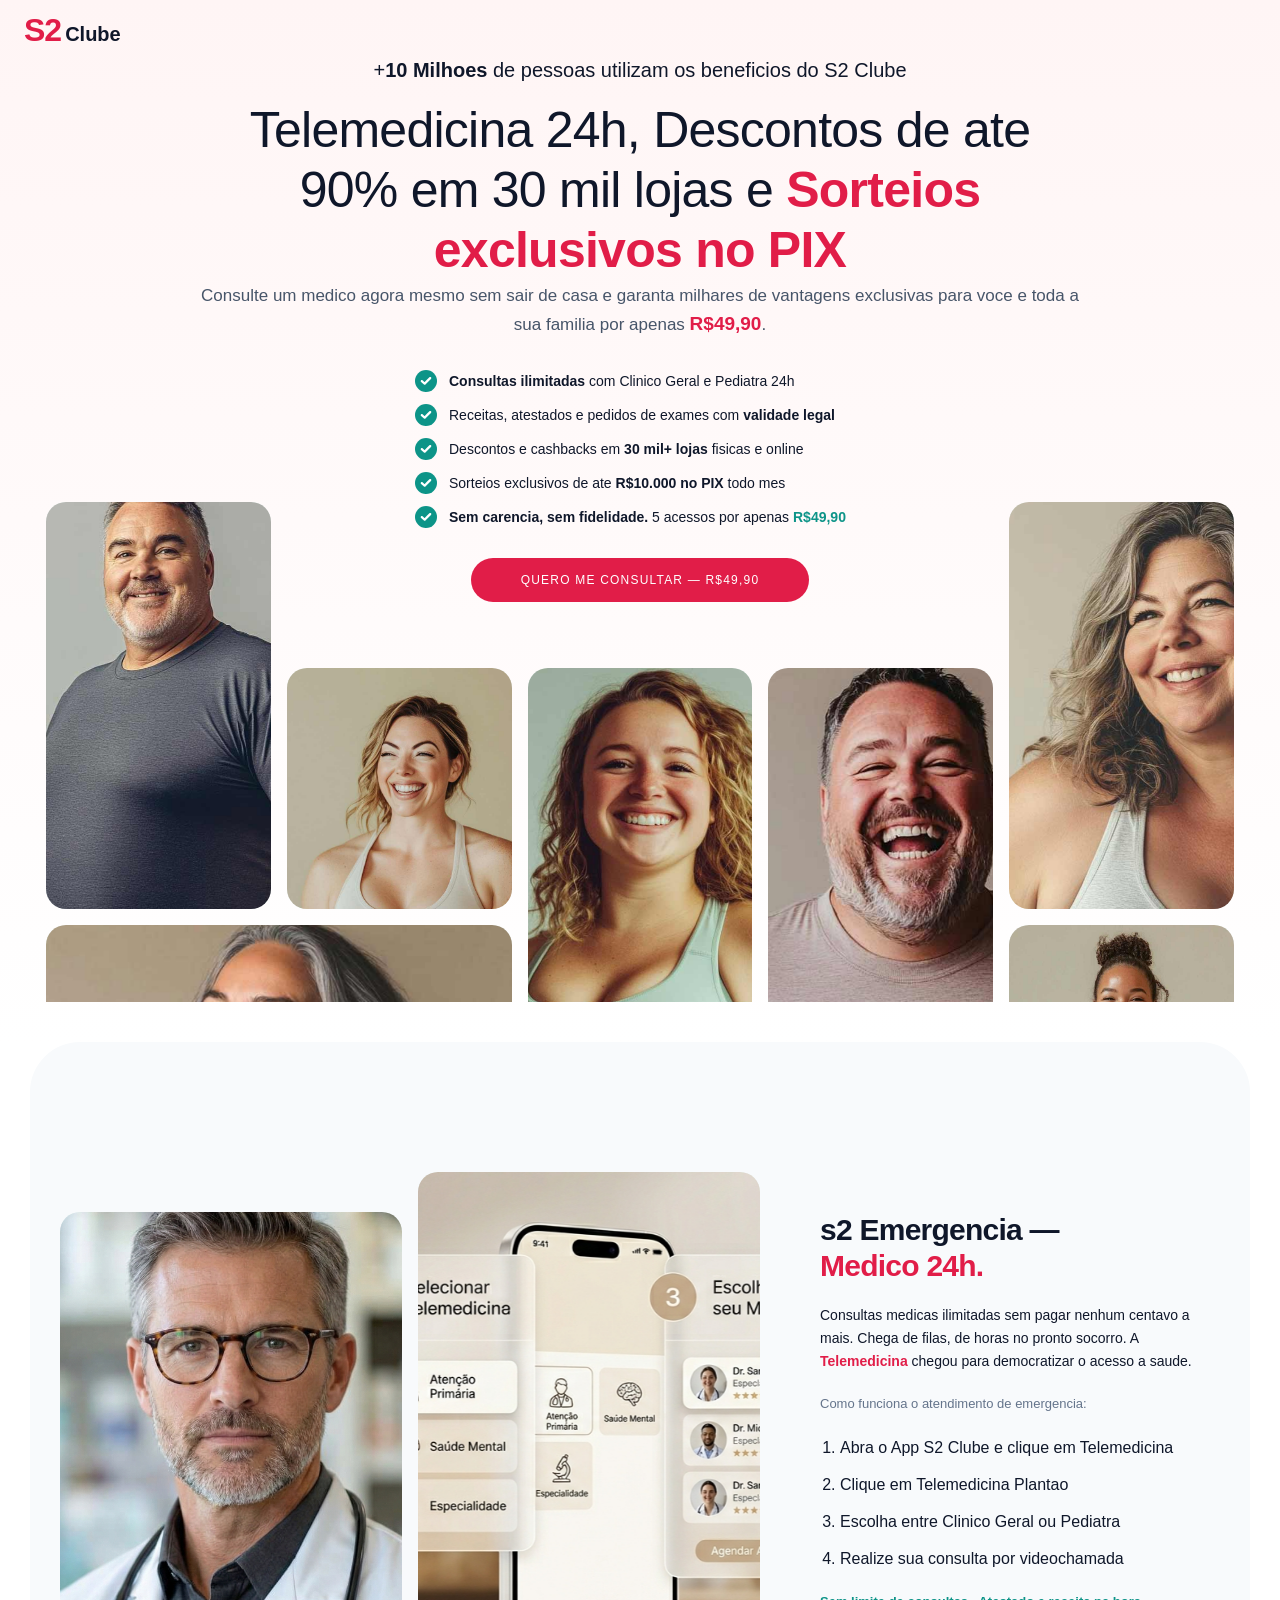
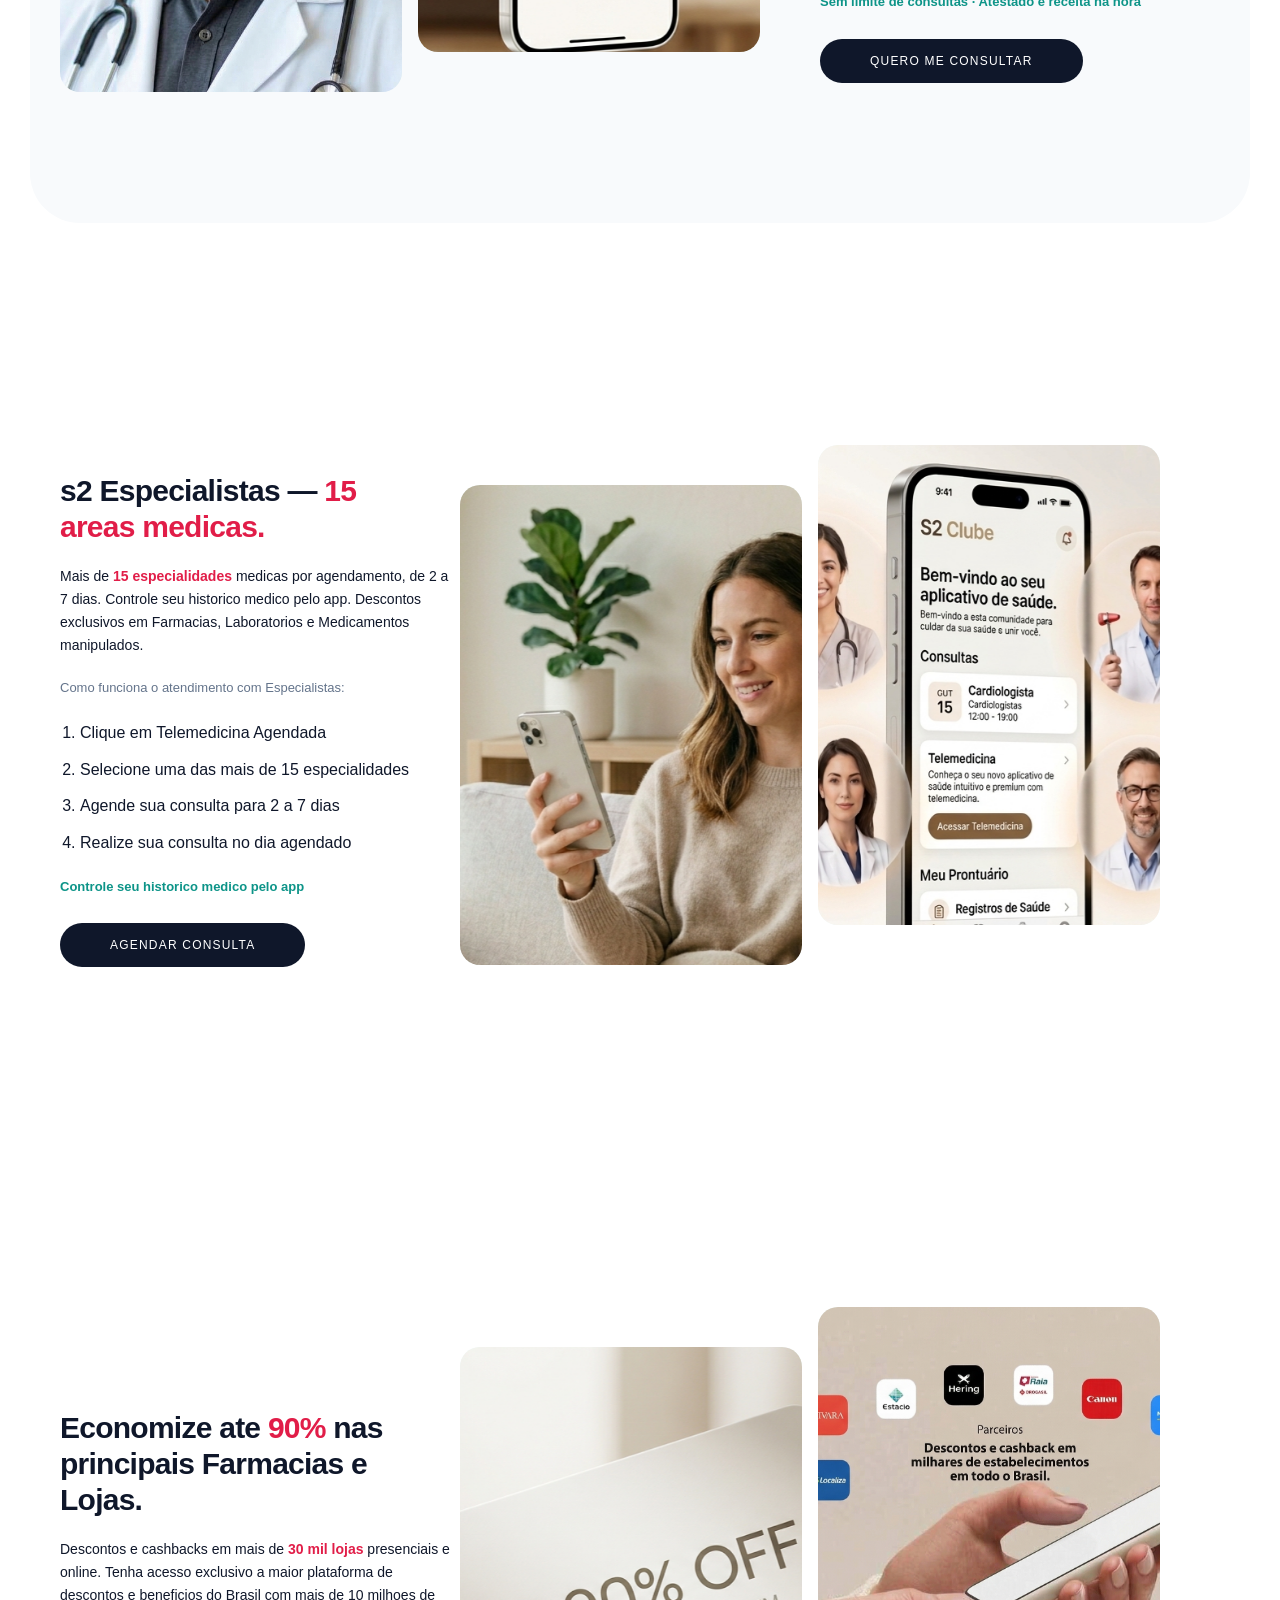
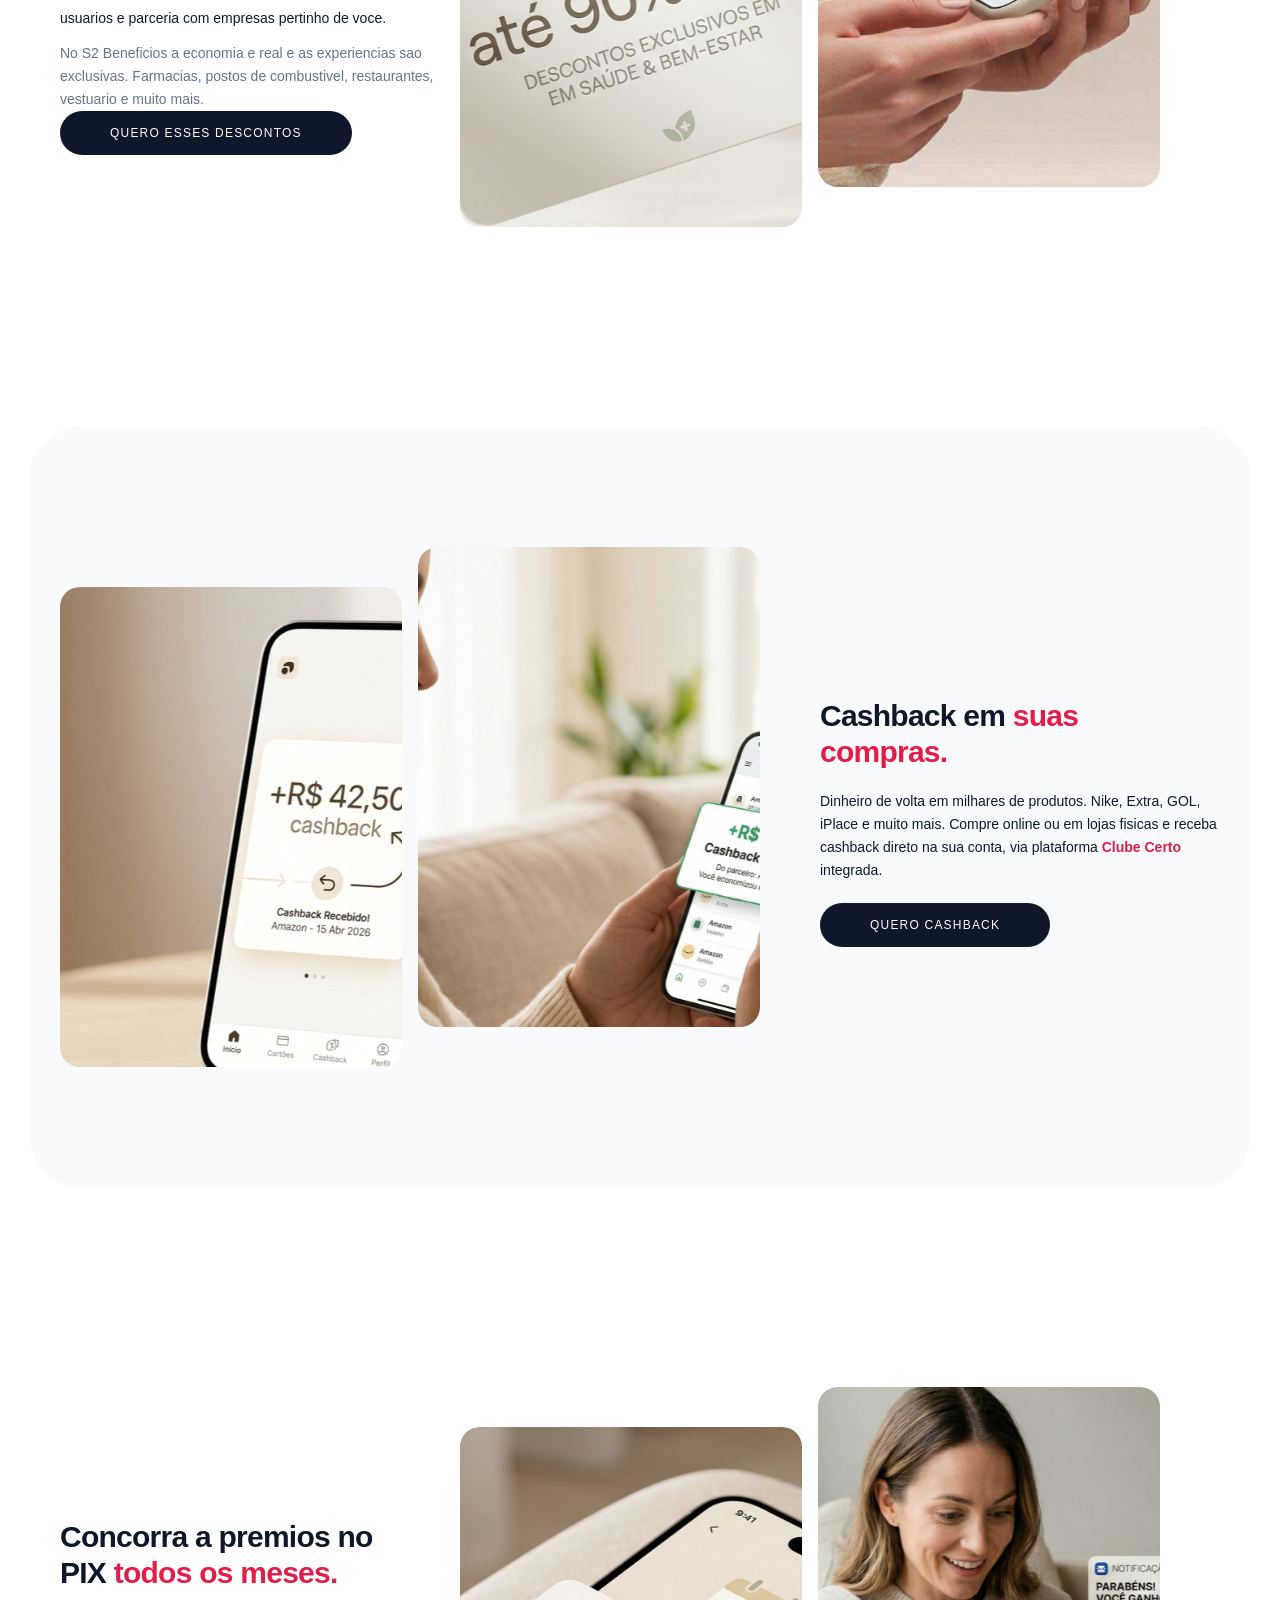
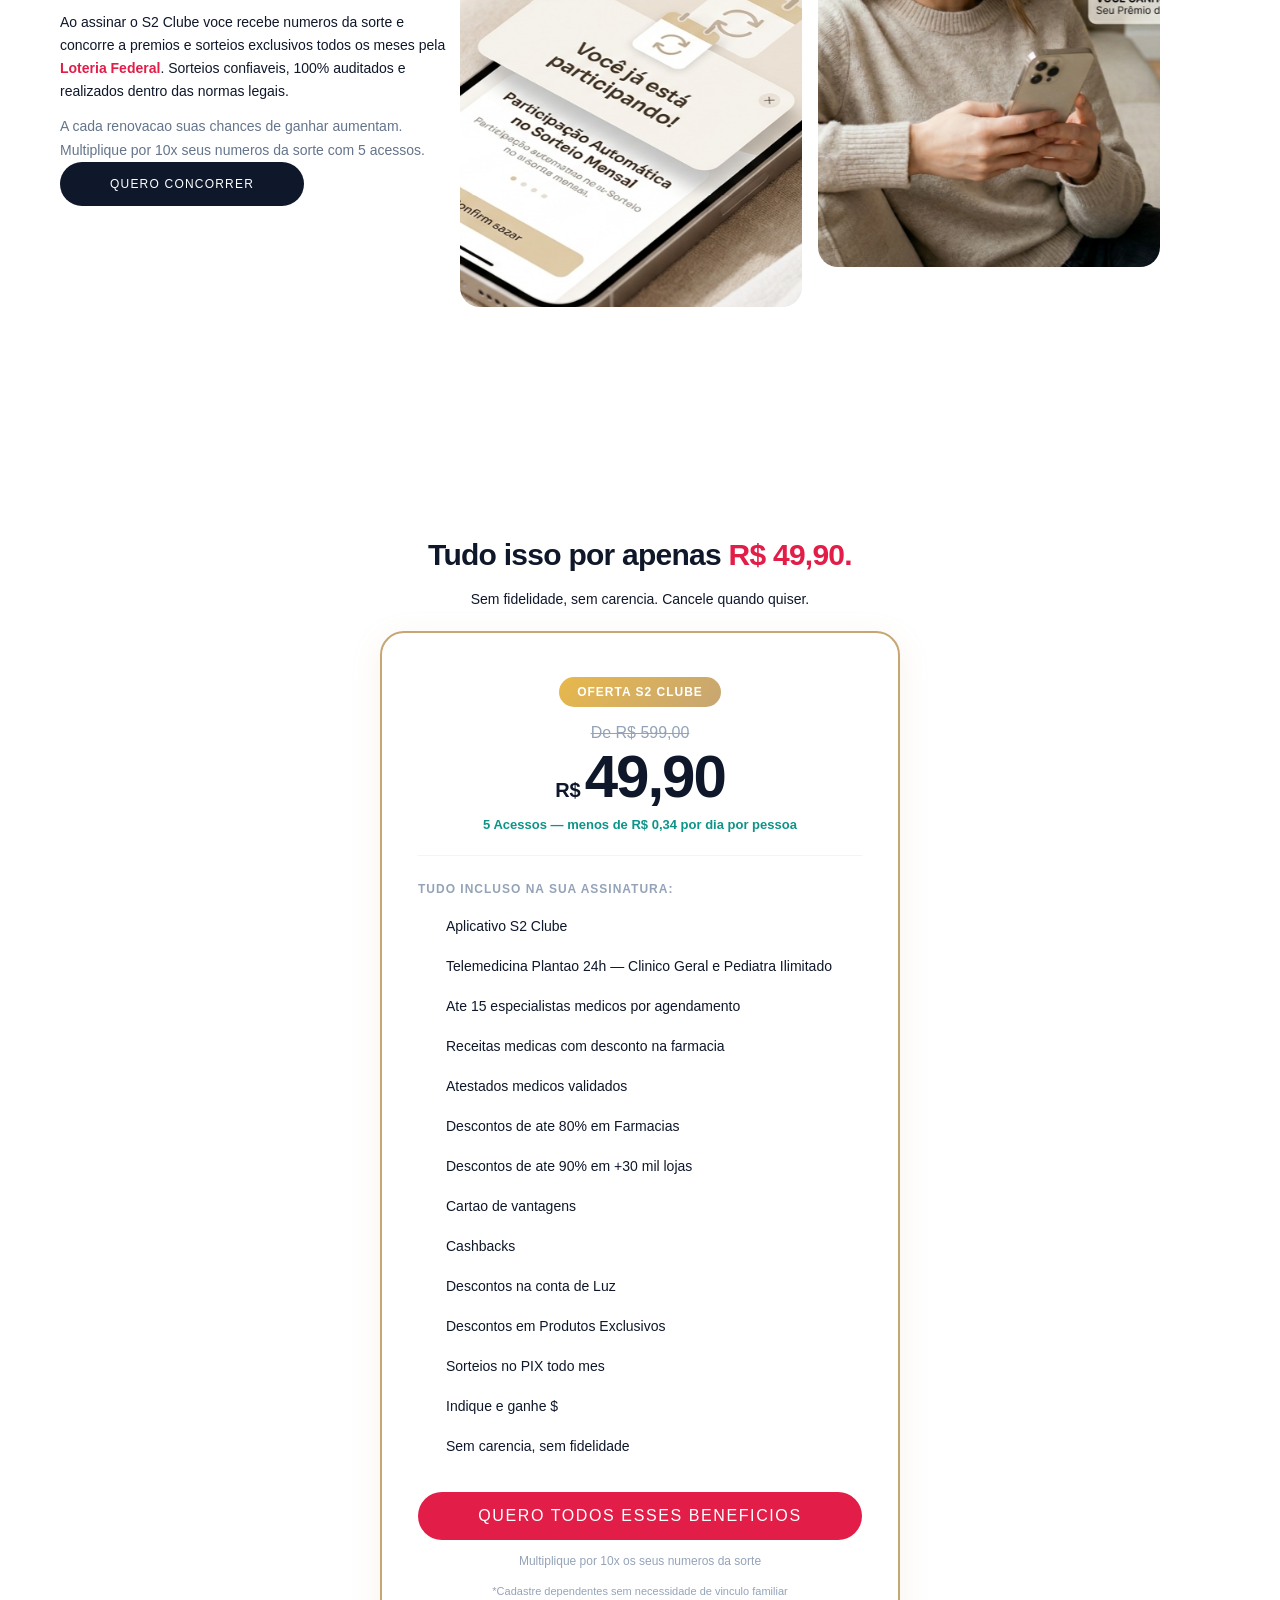
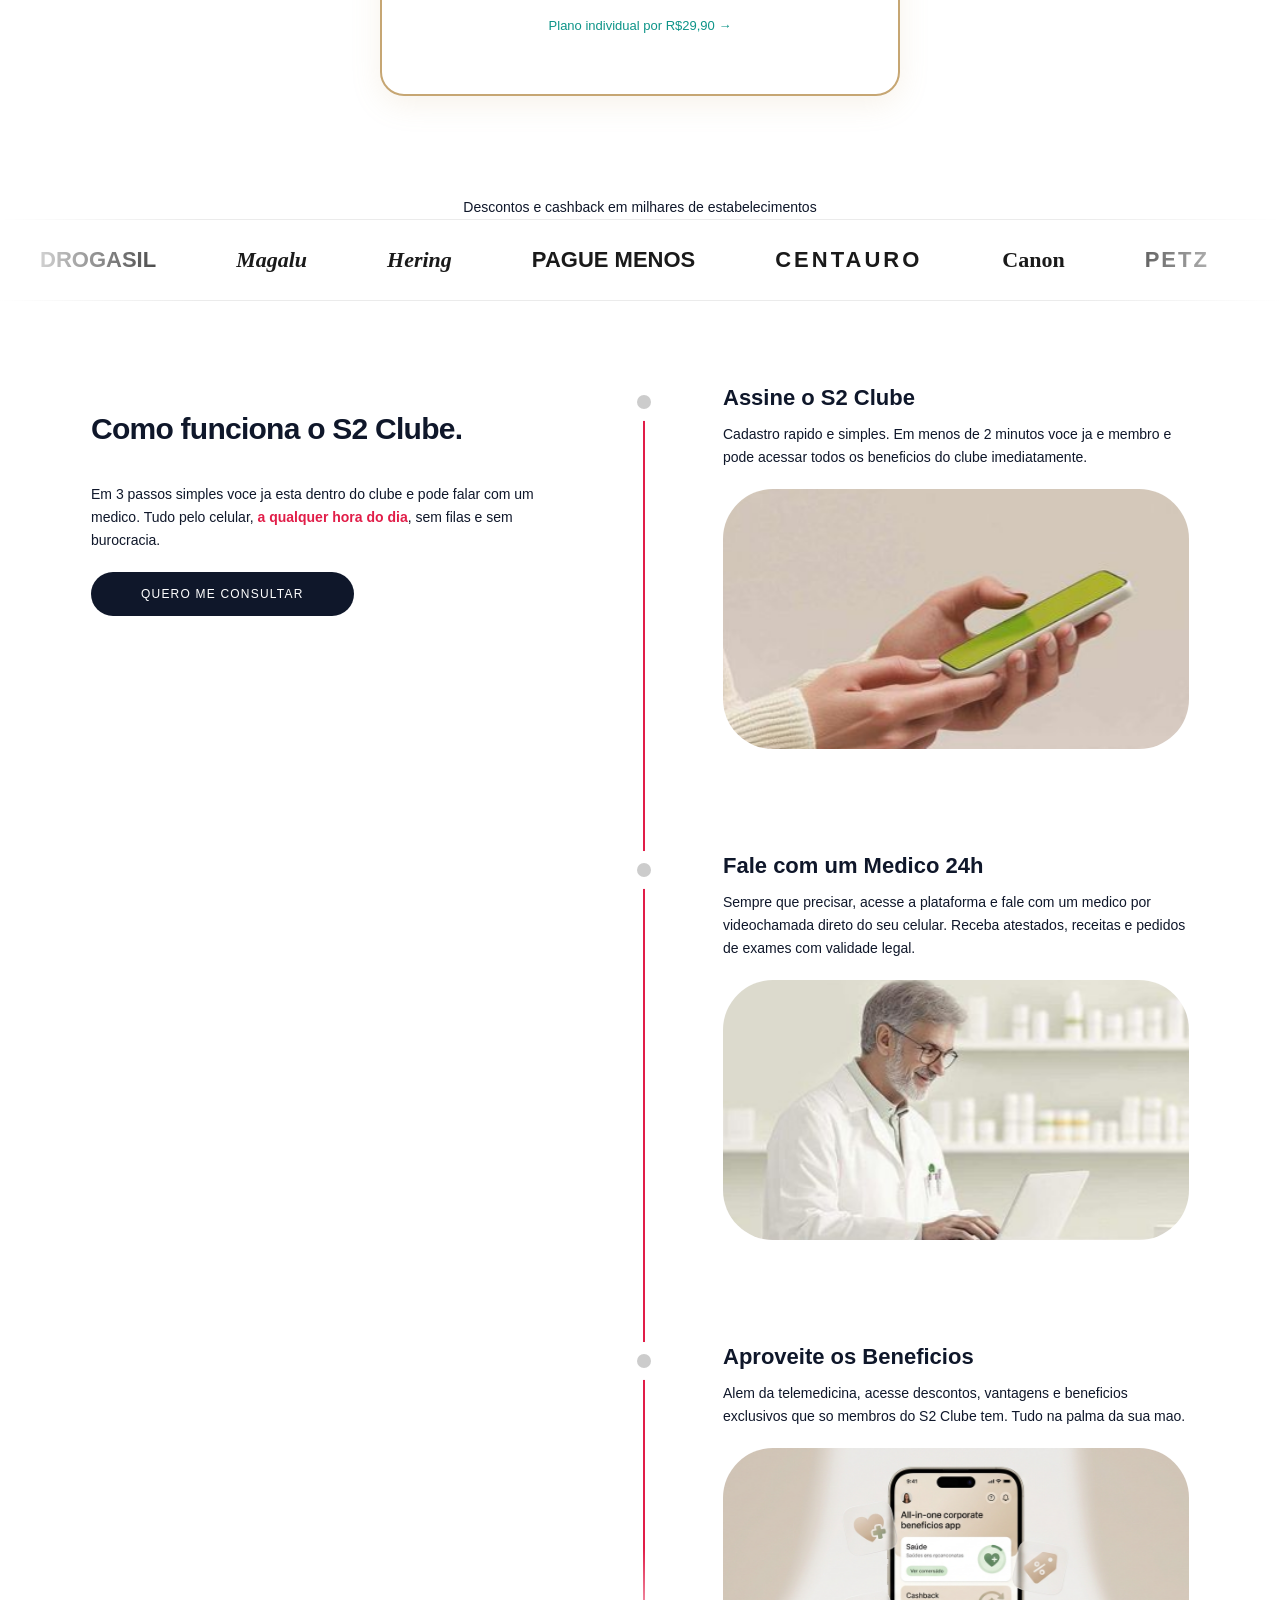
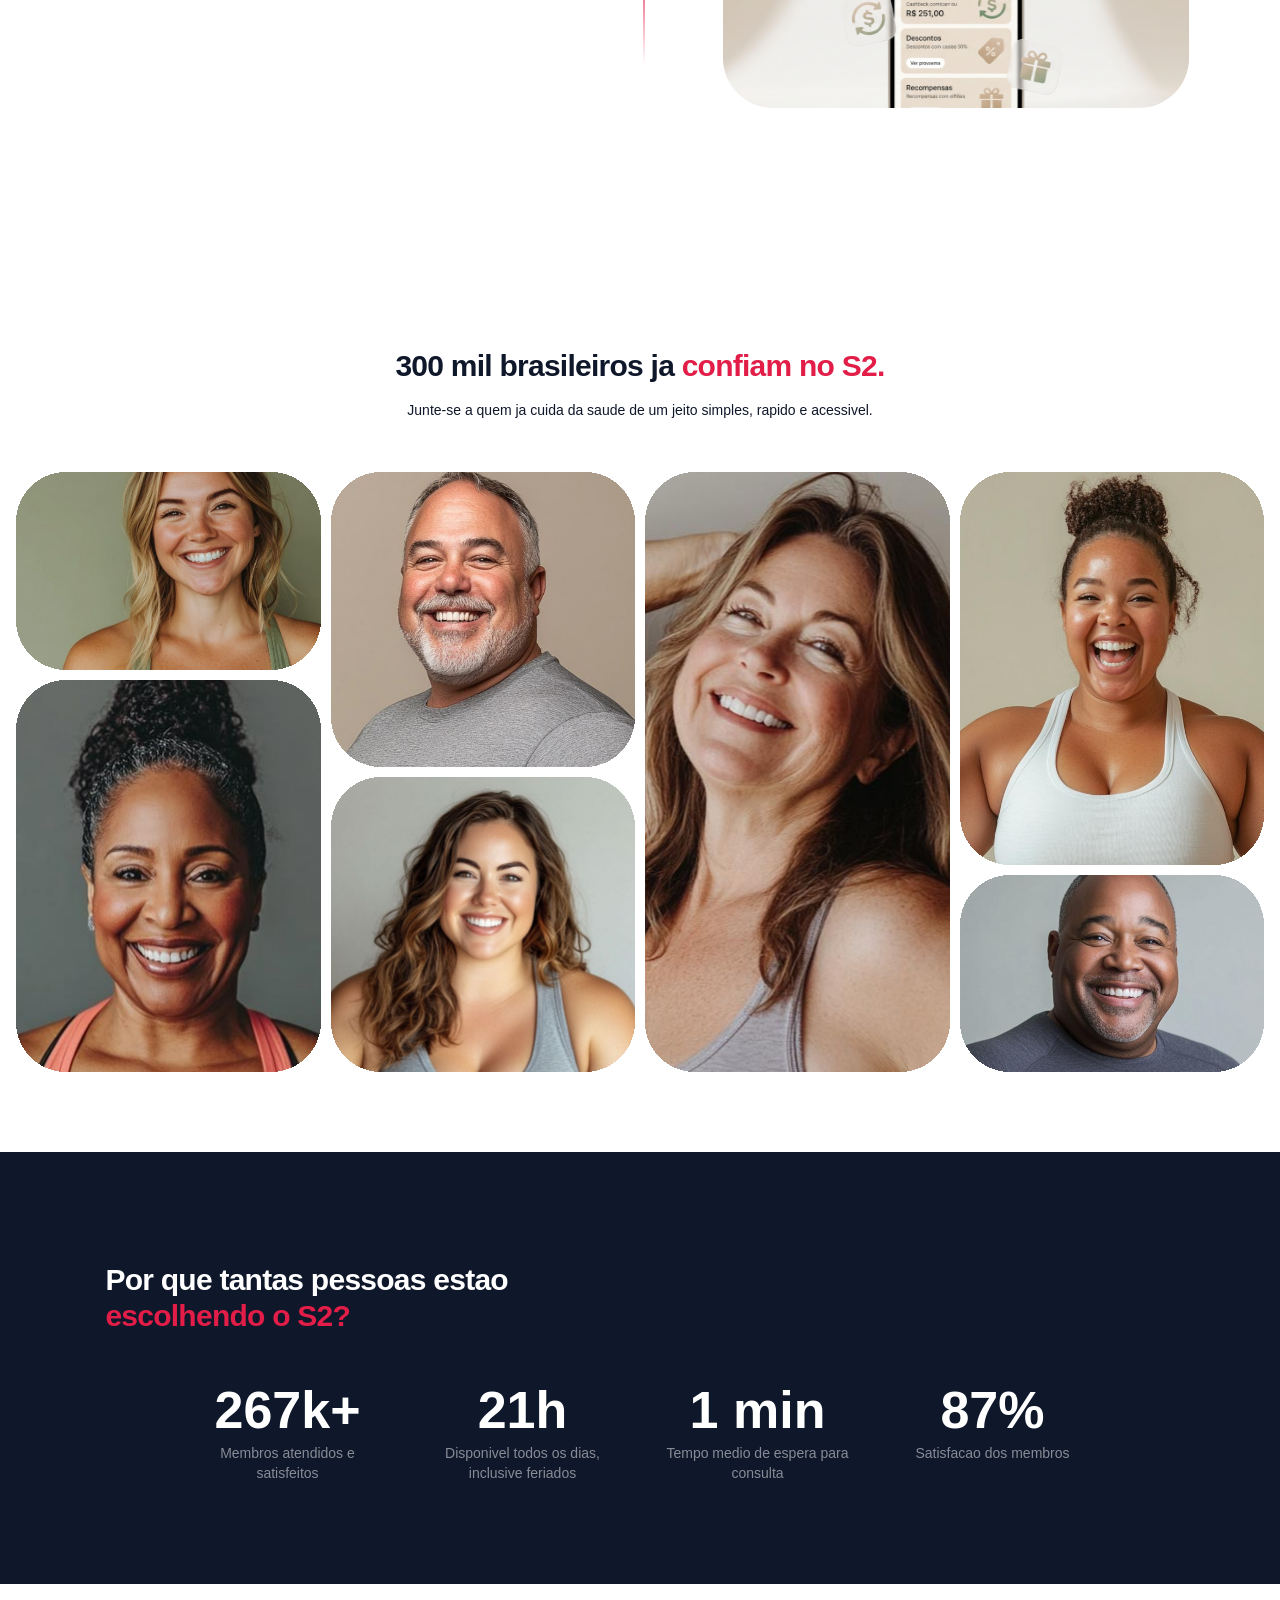
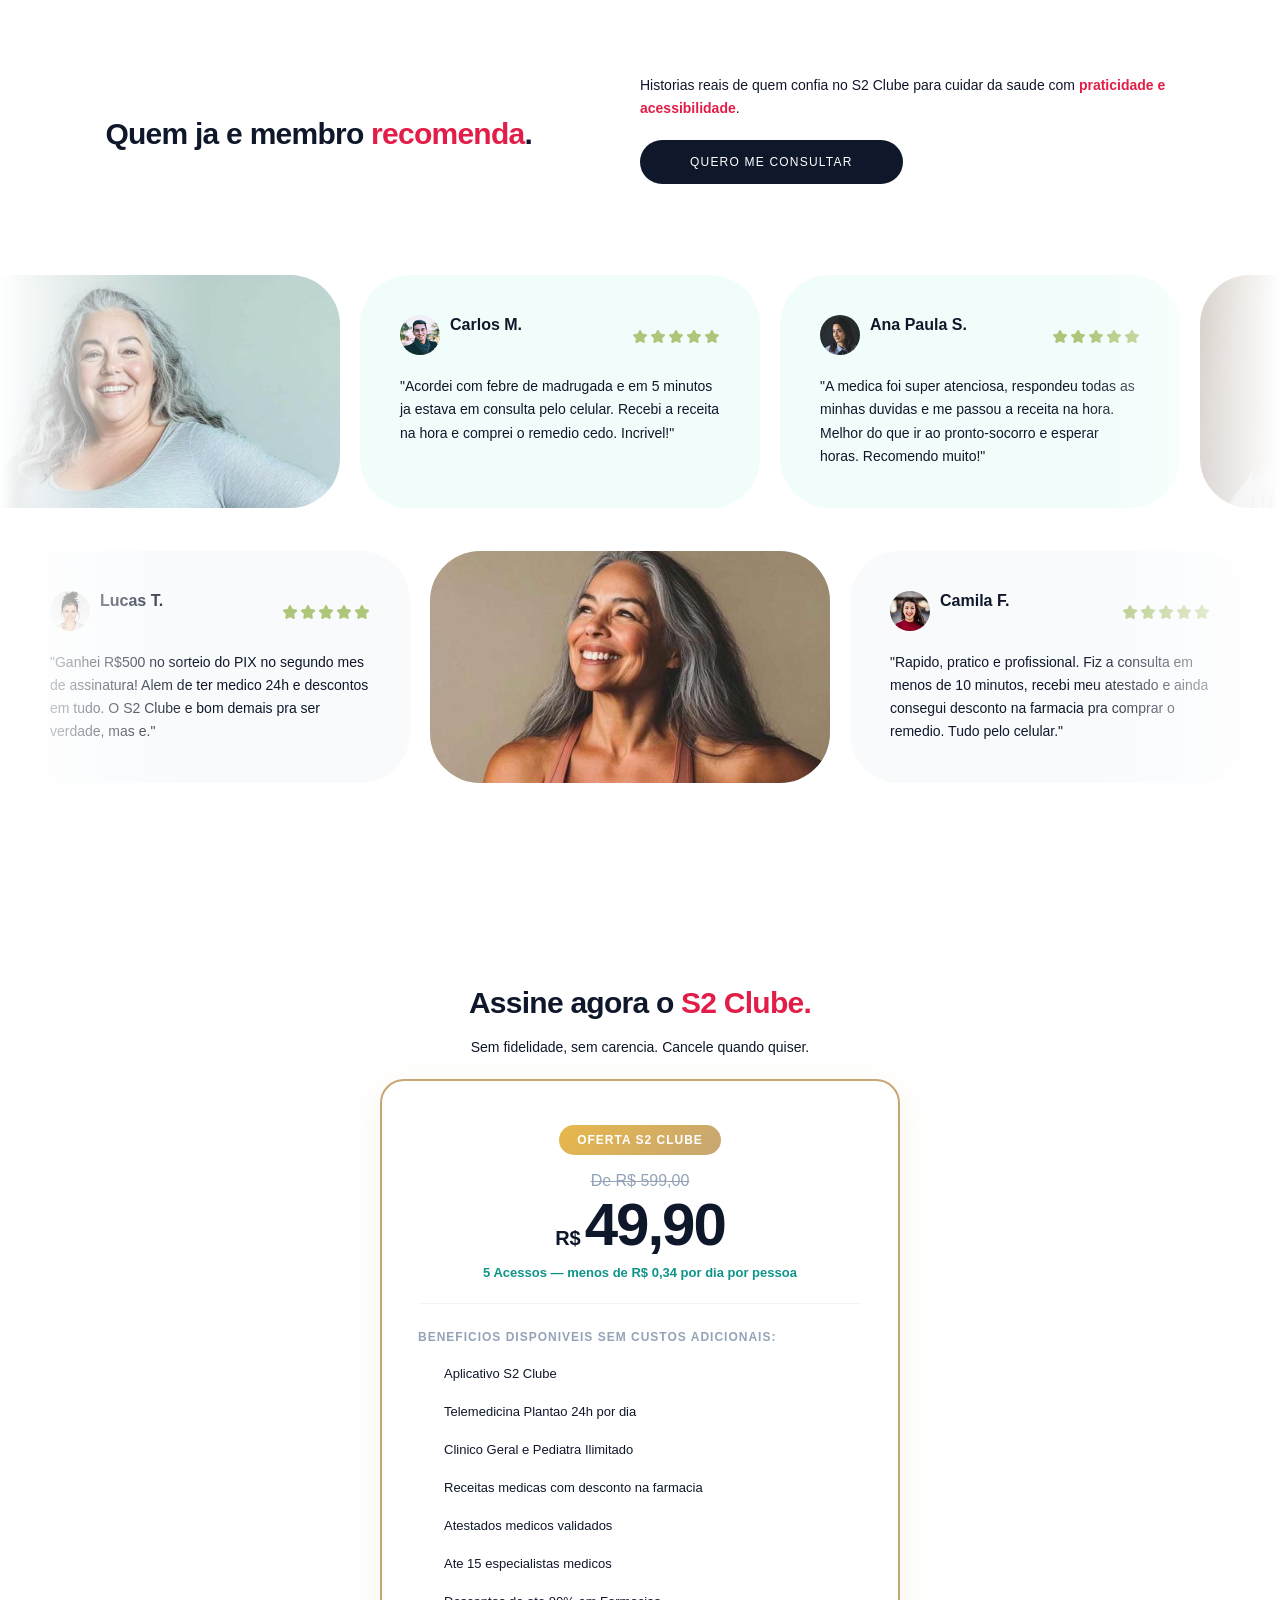
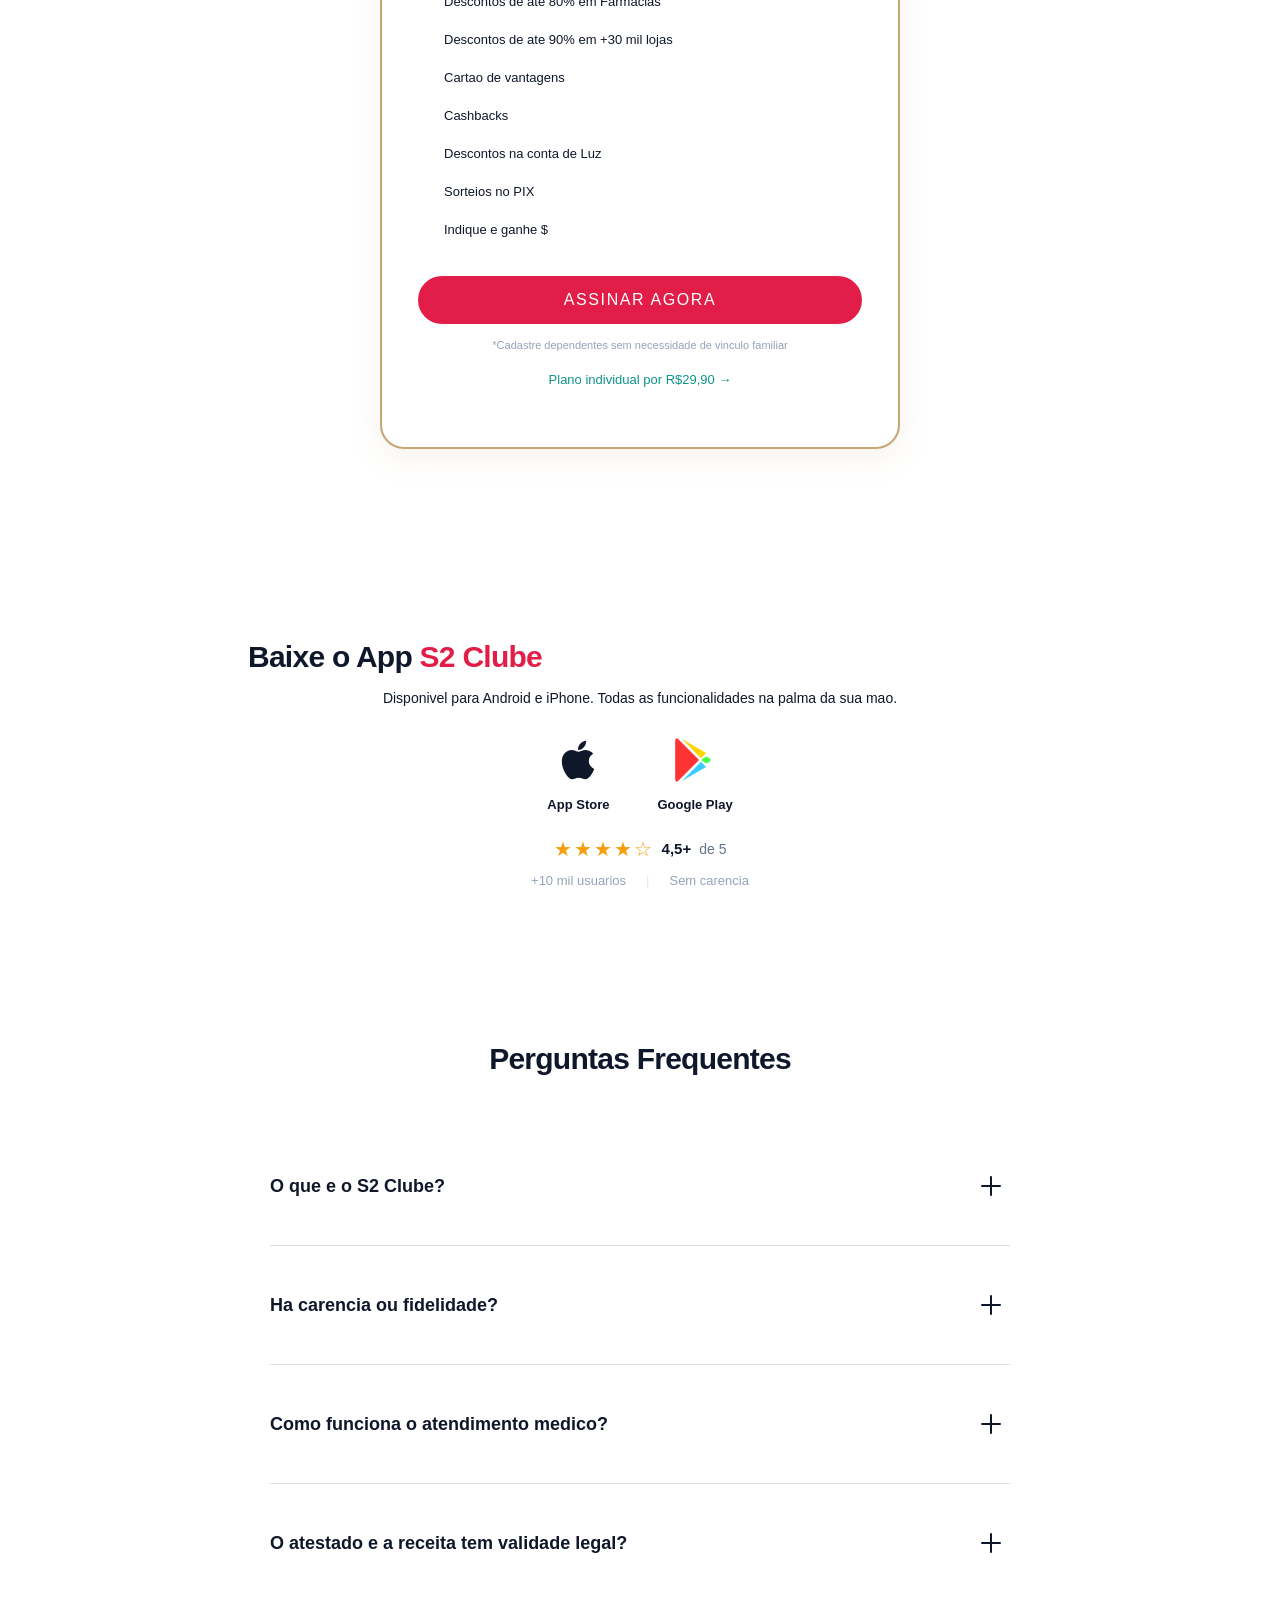
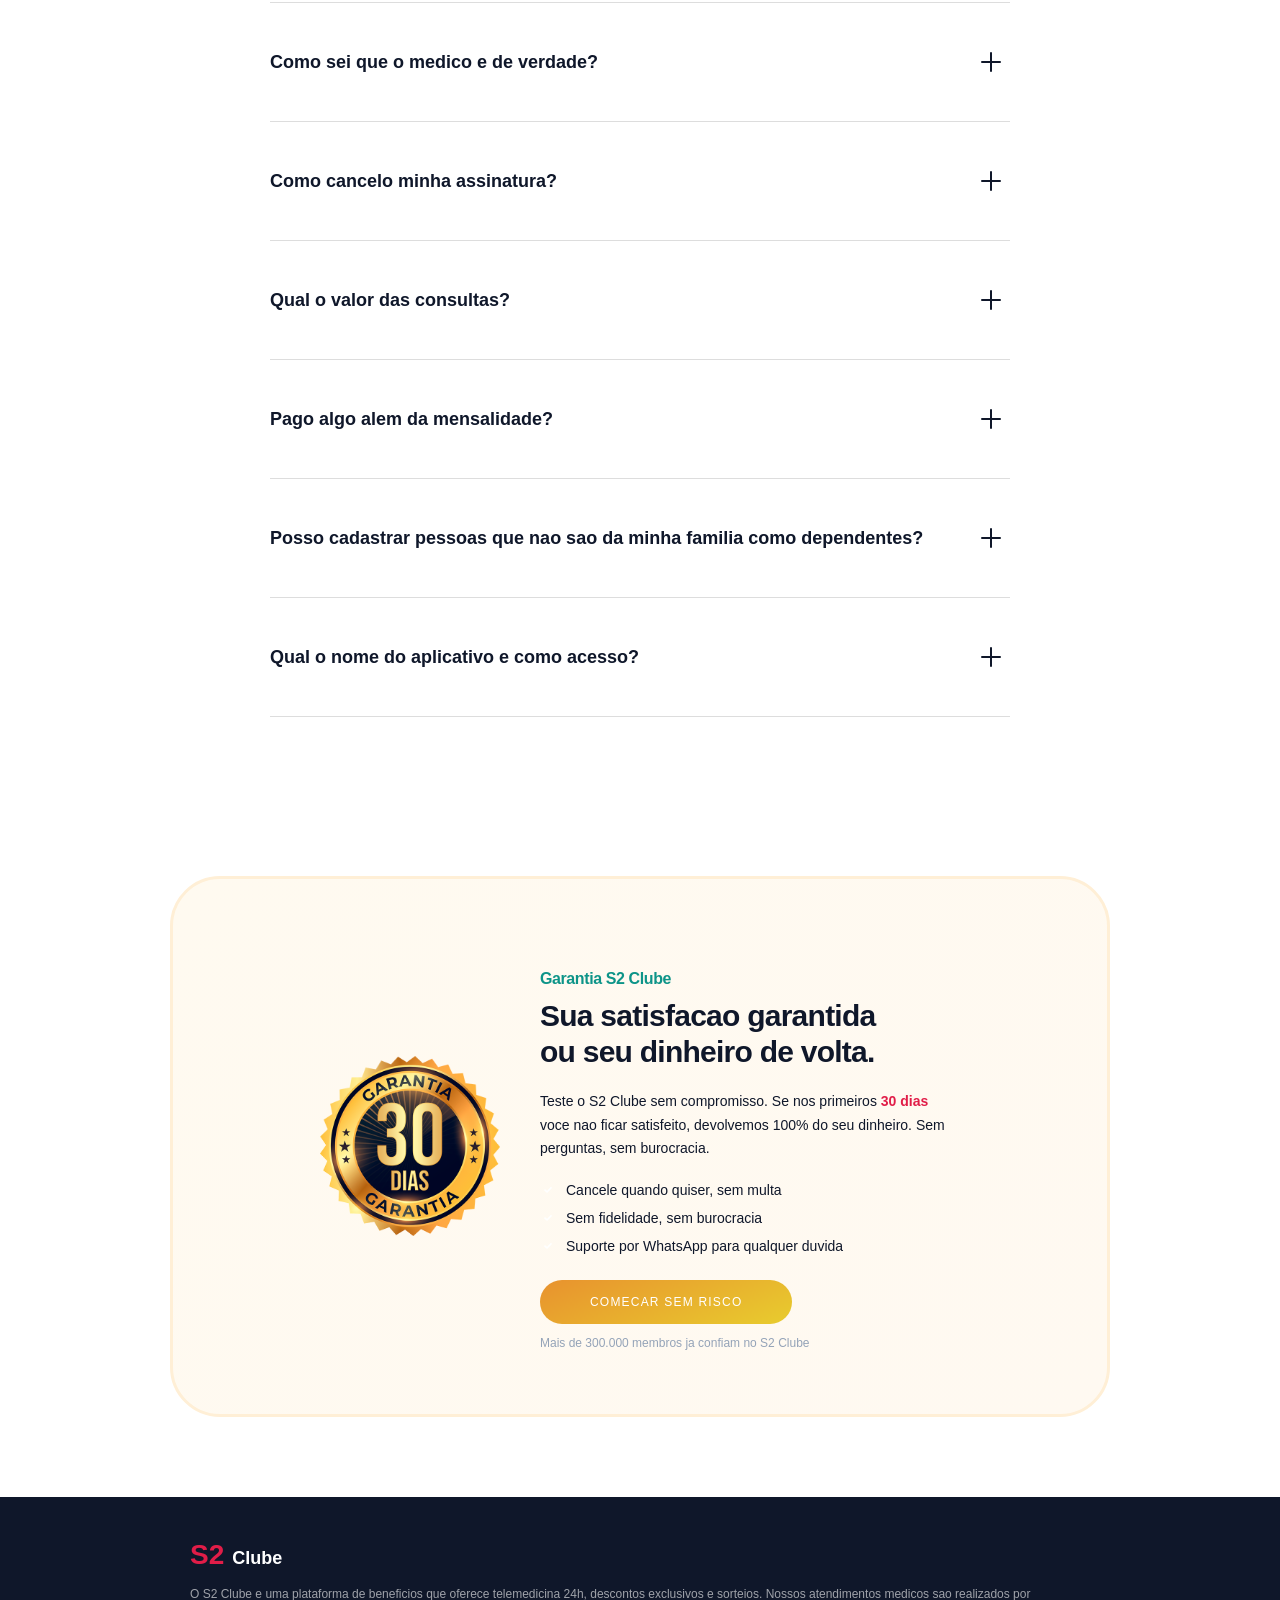
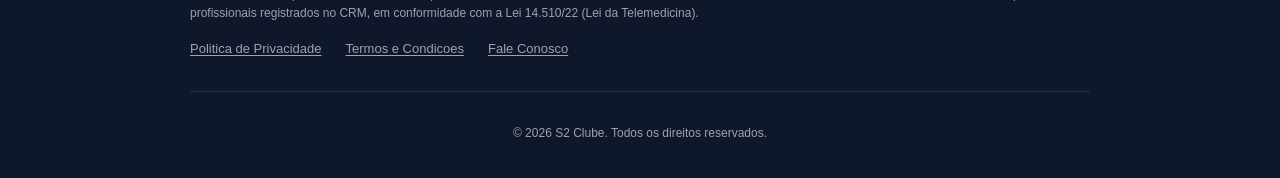
<file: index.html>
<!DOCTYPE html><html lang="pt-BR"><head>
  <meta charset="utf-8">
  <title>S2 Clube | Telemedicina 24h + Beneficios Exclusivos - R$ 49,90/mes</title>
  <meta content="S2 Clube: consultas medicas online 24h, atestados, receitas e beneficios exclusivos por R$ 49,90/mes." name="description">
  <meta content="S2 Clube - Saude e Sucesso ao seu alcance" property="og:title">
  <meta content="S2 Clube: telemedicina 24h, descontos de ate 90% em 30 mil lojas, cashback e sorteios de ate R$10.000 no PIX. Tudo por R$49,90/mes." property="og:description">
  <meta content="width=device-width, initial-scale=1" name="viewport">
  <link href="css/normalize.css" rel="stylesheet" type="text/css">
  <link href="css/components.css" rel="stylesheet" type="text/css">
  <link href="css/s2-base.css" rel="stylesheet" type="text/css">
  <link href="css/s2-custom.css" rel="stylesheet" type="text/css">
  
  
  <script src="js/webfont.js" type="45085cd37b97ad3ba92ac740-text/javascript"></script>
  <script type="45085cd37b97ad3ba92ac740-text/javascript">WebFont.load({  google: {    families: ["Red Hat Text:300,regular,500,600,700"]  }});</script>
  <script type="45085cd37b97ad3ba92ac740-text/javascript">/* removed */</script>
  <link href="images/s2-favicon.svg" rel="shortcut icon" type="image/svg+xml">
  <link href="images/s2-favicon.svg" rel="apple-touch-icon">
  <script src="js/countup.min.js" type="45085cd37b97ad3ba92ac740-text/javascript" defer=""></script>

<script>
(function() {
  var backUrl = 'https://s2clube.com/backredirect.html';
  var redirected = false;

  history.pushState(null, '', location.href);
  history.pushState(null, '', location.href);

  window.onpopstate = function() {
    if (redirected) return;
    redirected = true;
    window.location.href = backUrl;
  };
})();
</script>

</head>
<body class="body">
  <div style="-webkit-transform:translate3d(0, -84px, 0) scale3d(1, 1, 1) rotateX(0) rotateY(0) rotateZ(0) skew(0, 0);-moz-transform:translate3d(0, -84px, 0) scale3d(1, 1, 1) rotateX(0) rotateY(0) rotateZ(0) skew(0, 0);-ms-transform:translate3d(0, -84px, 0) scale3d(1, 1, 1) rotateX(0) rotateY(0) rotateZ(0) skew(0, 0);transform:translate3d(0, -84px, 0) scale3d(1, 1, 1) rotateX(0) rotateY(0) rotateZ(0) skew(0, 0)" class="w-layout-blockcontainer hero---navigation fixed w-container">
    <div class="navigation fixed-2">
      <a href="/" class="medvi-header-logo fixed-3 w-nav-brand"><span style="font-size:28px;font-weight:900;color:#e11d48;font-family:'Red Hat Text',sans-serif;letter-spacing:-1px;">S2</span><span style="font-size:18px;font-weight:600;color:#38312c;font-family:'Red Hat Text',sans-serif;margin-left:4px;">Clube</span></a>
      <div class="header-ctas fixed-5">
        <a href="#planos" class="primary-cta nav fixed-6 w-button">Quero Me Consultar</a>
      </div>
    </div>
  </div>

  <div class="main-page-wrapper">
    <div data-w-id="39198298-98d3-7ca4-293e-1e90ed08feee" class="announcements" style="display:none;">
      <div class="top-bar-text"><span class="evergreen">Lancamento!</span> R$ 49,90/mes + Acesso Imediato<br></div>
    </div>
    <section id="hero" data-w-id="706a5c6f-e030-079d-a39b-d302d49c06b4" class="section---hero" style="position:relative;">
      <div class="s2-hero-logo" style="position:absolute;top:20px;left:24px;z-index:10;">
        <span style="font-size:32px;font-weight:900;color:#e11d48;font-family:'Red Hat Text',sans-serif;letter-spacing:-1px;">S2</span><span style="font-size:20px;font-weight:600;color:#0f172a;font-family:'Red Hat Text',sans-serif;margin-left:4px;">Clube</span>
      </div>
      <div data-w-id="68625416-fd88-ff71-10df-f23f9bbea1c2" class="w-layout-blockcontainer hero---navigation w-container">
        <div class="navigation">
          <a href="/" class="medvi-header-logo w-nav-brand"><span style="font-size:28px;font-weight:900;color:#e11d48;font-family:'Red Hat Text',sans-serif;letter-spacing:-1px;">S2</span><span style="font-size:18px;font-weight:600;color:#38312c;font-family:'Red Hat Text',sans-serif;margin-left:4px;">Clube</span></a>
          <div class="header-ctas">
            <a href="#planos" class="primary-cta nav w-button">Quero Me Consultar</a>
          </div>
        </div>
      </div>
      <div data-w-id="2b5f5bb8-4e72-75d4-3f93-c322b69f4445" class="w-layout-blockcontainer hero---content w-container">
        <div class="hero-block">
          <div class="hero-preheader">+<span class="text-span">10 Milhoes</span> de pessoas utilizam os beneficios do S2 Clube</div>
                    <h1 class="heading">Telemedicina 24h, Descontos de ate 90% em 30 mil lojas e <span class="evergreen">Sorteios exclusivos no PIX</span></h1>
                    <p class="hero-subtext" style="font-size:17px;color:#475569;margin:-8px 0 12px;line-height:1.6;">Consulte um medico agora mesmo sem sair de casa e garanta milhares de vantagens exclusivas para voce e toda a sua familia por apenas <span style="color:#e11d48;font-weight:700;font-size:19px;">R$49,90</span>.</p>
                    <div class="w-layout-grid list-grid hero-checklist">
            <div class="list-item-container"><img alt="" src="images/checkmark-icon-white.svg" class="image checkmark">
              <div class="list-item-text"><span class="semi-bold">Consultas ilimitadas</span> com Clinico Geral e Pediatra 24h</div>
            </div>
            <div class="list-item-container"><img alt="" src="images/checkmark-icon-white.svg" class="image checkmark">
              <div class="list-item-text">Receitas, atestados e pedidos de exames com <span class="semi-bold">validade legal</span></div>
            </div>
            <div class="list-item-container"><img alt="" src="images/checkmark-icon-white.svg" class="image checkmark">
              <div class="list-item-text">Descontos e cashbacks em <span class="semi-bold">30 mil+ lojas</span> fisicas e online</div>
            </div>
            <div class="list-item-container"><img alt="" src="images/checkmark-icon-white.svg" class="image checkmark">
              <div class="list-item-text">Sorteios exclusivos de ate <span class="semi-bold">R$10.000 no PIX</span> todo mes</div>
            </div>
            <div class="list-item-container"><img alt="" src="images/checkmark-icon-white.svg" class="image checkmark">
              <div class="list-item-text"><span class="semi-bold">Sem carencia, sem fidelidade.</span> 5 acessos por apenas <span style="color:#0d9488;font-weight:700;">R$49,90</span></div>
            </div>
          </div>
          <a href="#planos" class="primary-cta green w-button">Quero Me Consultar — R$49,90</a>
        </div>
      </div>
      <div class="w-layout-blockcontainer hero---photo-grid w-container">
        <div class="w-layout-grid photo-grid">
          <div id="w-node-_9a1169ec-b435-ec7c-b769-a31e527334c3-bfc40424" data-w-id="9a1169ec-b435-ec7c-b769-a31e527334c3" class="photo-grid-item photo-1"><img src="images/hero-grid-9.jpg" loading="lazy" style="-webkit-transform:translate3d(0, 30px, 0) scale3d(1.5, 1.5, 1) rotateX(0) rotateY(0) rotateZ(0) skew(0, 0);-moz-transform:translate3d(0, 30px, 0) scale3d(1.5, 1.5, 1) rotateX(0) rotateY(0) rotateZ(0) skew(0, 0);-ms-transform:translate3d(0, 30px, 0) scale3d(1.5, 1.5, 1) rotateX(0) rotateY(0) rotateZ(0) skew(0, 0);transform:translate3d(0, 30px, 0) scale3d(1.5, 1.5, 1) rotateX(0) rotateY(0) rotateZ(0) skew(0, 0)" data-w-id="70731589-e1fd-62c8-3083-5d342ed26b77" alt="" class="hero-photo"></div>
          <div id="w-node-_8103a7a7-6b87-43cc-c88c-71aeca06e8a2-bfc40424" data-w-id="8103a7a7-6b87-43cc-c88c-71aeca06e8a2" class="photo-grid-item"><img src="images/hero-grid-4.jpg" loading="lazy" style="-webkit-transform:translate3d(0, 30px, 0) scale3d(1.5, 1.5, 1) rotateX(0) rotateY(0) rotateZ(0) skew(0, 0);-moz-transform:translate3d(0, 30px, 0) scale3d(1.5, 1.5, 1) rotateX(0) rotateY(0) rotateZ(0) skew(0, 0);-ms-transform:translate3d(0, 30px, 0) scale3d(1.5, 1.5, 1) rotateX(0) rotateY(0) rotateZ(0) skew(0, 0);transform:translate3d(0, 30px, 0) scale3d(1.5, 1.5, 1) rotateX(0) rotateY(0) rotateZ(0) skew(0, 0)" sizes="(max-width: 991px) 100vw, (max-width: 1112px) 94vw, 1046px" alt="" srcset="images/hero-grid-4-p-500.jpg 500w, images/hero-grid-4.jpg 1046w" class="hero-photo"></div>
          <div id="w-node-ea117f1c-394a-e248-16ae-dcbf6f7ec467-bfc40424" data-w-id="ea117f1c-394a-e248-16ae-dcbf6f7ec467" class="photo-grid-item photo-3"><img src="images/hero-grid-3.jpg" loading="lazy" style="-webkit-transform:translate3d(0, 30px, 0) scale3d(1.5, 1.5, 1) rotateX(0) rotateY(0) rotateZ(0) skew(0, 0);-moz-transform:translate3d(0, 30px, 0) scale3d(1.5, 1.5, 1) rotateX(0) rotateY(0) rotateZ(0) skew(0, 0);-ms-transform:translate3d(0, 30px, 0) scale3d(1.5, 1.5, 1) rotateX(0) rotateY(0) rotateZ(0) skew(0, 0);transform:translate3d(0, 30px, 0) scale3d(1.5, 1.5, 1) rotateX(0) rotateY(0) rotateZ(0) skew(0, 0)" sizes="(max-width: 991px) 100vw, 94vw" alt="" srcset="images/hero-grid-3-p-500.jpg 500w, images/hero-grid-3.jpg 904w" class="hero-photo"></div>
          <div id="w-node-ab777a44-dbc7-e212-0bb5-c17502a5e95b-bfc40424" data-w-id="ab777a44-dbc7-e212-0bb5-c17502a5e95b" class="photo-grid-item photo-4"><img src="images/hero-grid-8.jpg" loading="lazy" style="-webkit-transform:translate3d(0, 30px, 0) scale3d(1.5, 1.5, 1) rotateX(0) rotateY(0) rotateZ(0) skew(0, 0);-moz-transform:translate3d(0, 30px, 0) scale3d(1.5, 1.5, 1) rotateX(0) rotateY(0) rotateZ(0) skew(0, 0);-ms-transform:translate3d(0, 30px, 0) scale3d(1.5, 1.5, 1) rotateX(0) rotateY(0) rotateZ(0) skew(0, 0);transform:translate3d(0, 30px, 0) scale3d(1.5, 1.5, 1) rotateX(0) rotateY(0) rotateZ(0) skew(0, 0)" alt="" class="hero-photo"></div>
          <div id="w-node-c3791351-6d7c-aa8f-9e0e-369c117eea4d-bfc40424" data-w-id="c3791351-6d7c-aa8f-9e0e-369c117eea4d" class="photo-grid-item photo-5"><img src="images/hero-grid-6b.jpg" loading="lazy" style="-webkit-transform:translate3d(0, 30px, 0) scale3d(1.5, 1.5, 1) rotateX(0) rotateY(0) rotateZ(0) skew(0, 0);-moz-transform:translate3d(0, 30px, 0) scale3d(1.5, 1.5, 1) rotateX(0) rotateY(0) rotateZ(0) skew(0, 0);-ms-transform:translate3d(0, 30px, 0) scale3d(1.5, 1.5, 1) rotateX(0) rotateY(0) rotateZ(0) skew(0, 0);transform:translate3d(0, 30px, 0) scale3d(1.5, 1.5, 1) rotateX(0) rotateY(0) rotateZ(0) skew(0, 0)" sizes="(max-width: 991px) 100vw, 94vw" alt="" srcset="images/hero-grid-6b-p-500.jpg 500w, images/hero-grid-6b.jpg 900w" class="hero-photo"></div>
          <div id="w-node-_66200590-da1a-430c-a330-eeb380814971-bfc40424" data-w-id="66200590-da1a-430c-a330-eeb380814971" class="photo-grid-item"><img src="images/reviews-img-4.jpg" loading="lazy" style="-webkit-transform:translate3d(0, 30px, 0) scale3d(1.5, 1.5, 1) rotateX(0) rotateY(0) rotateZ(0) skew(0, 0);-moz-transform:translate3d(0, 30px, 0) scale3d(1.5, 1.5, 1) rotateX(0) rotateY(0) rotateZ(0) skew(0, 0);-ms-transform:translate3d(0, 30px, 0) scale3d(1.5, 1.5, 1) rotateX(0) rotateY(0) rotateZ(0) skew(0, 0);transform:translate3d(0, 30px, 0) scale3d(1.5, 1.5, 1) rotateX(0) rotateY(0) rotateZ(0) skew(0, 0)" sizes="(max-width: 991px) 100vw, 94vw" alt="" srcset="images/reviews-img-4-p-500.jpg 500w, images/reviews-img-4.jpg 800w" class="hero-photo"></div>
          <div id="w-node-_5063d31c-127f-5f21-c0bf-4b2b96283d34-bfc40424" data-w-id="5063d31c-127f-5f21-c0bf-4b2b96283d34" class="photo-grid-item photo-7"><img src="images/change-grid-4_1.jpg" loading="lazy" style="-webkit-transform:translate3d(0, 30px, 0) scale3d(1.5, 1.5, 1) rotateX(0) rotateY(0) rotateZ(0) skew(0, 0);-moz-transform:translate3d(0, 30px, 0) scale3d(1.5, 1.5, 1) rotateX(0) rotateY(0) rotateZ(0) skew(0, 0);-ms-transform:translate3d(0, 30px, 0) scale3d(1.5, 1.5, 1) rotateX(0) rotateY(0) rotateZ(0) skew(0, 0);transform:translate3d(0, 30px, 0) scale3d(1.5, 1.5, 1) rotateX(0) rotateY(0) rotateZ(0) skew(0, 0)" sizes="(max-width: 991px) 100vw, 94vw" alt="" srcset="images/change-grid-4_1-p-500.jpg 500w, images/change-grid-4_1.jpg 982w" class="hero-photo"></div>
        </div>
      </div>
    </section>

    <!-- BENEFICIO 1A: s2 Emergencia -->
    <section id="telemedicina" class="section s2-section" style="padding-top:0 !important;">
      <div class="margin-30s">
        <div class="w-layout-blockcontainer metabolism-container brown-stone-bg w-container">
          <div class="w-layout-blockcontainer intro-text-container w-container">
            <div class="intro-inline stack invert">
              <div class="w-layout-grid twin-photos s2-twin-wide">
                <div class="metabolism left-drop"><img src="images/medico.jpg" loading="lazy" sizes="(max-width: 479px) 100vw, (max-width: 767px) 84vw, (max-width: 991px) 82vw, 48vw" alt="Medico S2 Clube" class="hero-photo"></div>
                <div class="metabolism right-lift"><img src="images/medica2.jpg" loading="lazy" sizes="(max-width: 479px) 100vw, (max-width: 767px) 84vw, (max-width: 991px) 82vw, 48vw" alt="Medica S2 Clube" class="hero-photo"></div>
              </div>
              <div class="intro-stack right s2-animate">
                <h2 class="section-titles inline">s2 Emergencia — <span class="evergreen">Medico 24h.</span></h2>
                <div>
                  <p class="section-paragraph stacked-with-button">Consultas medicas ilimitadas sem pagar nenhum centavo a mais. Chega de filas, de horas no pronto socorro. A <span class="evergreen">Telemedicina</span> chegou para democratizar o acesso a saude.</p>
                  <p style="font-size:13px;color:#64748b;margin-bottom:8px;">Como funciona o atendimento de emergencia:</p>
                  <ol style="font-size:13px;color:var(--charcoal);padding-left:20px;line-height:1.8;">
                    <li>Abra o App S2 Clube e clique em Telemedicina</li>
                    <li>Clique em Telemedicina Plantao</li>
                    <li>Escolha entre Clinico Geral ou Pediatra</li>
                    <li>Realize sua consulta por videochamada</li>
                  </ol>
                  <p style="font-size:13px;color:#0d9488;font-weight:600;margin-top:8px;">Sem limite de consultas · Atestado e receita na hora</p>
                  <a href="#planos" class="primary-cta w-button" style="margin-top:16px;">Quero Me Consultar</a>
                </div>
              </div>
            </div>
          </div>
        </div>
      </div>
    </section>

    <!-- BENEFICIO 1B: s2 Especialistas -->
    <section class="section s2-section" style="padding-top:0 !important;">
      <div class="margin-30s">
        <div class="w-layout-blockcontainer metabolism-container w-container">
          <div class="w-layout-blockcontainer intro-text-container w-container">
            <div class="intro-inline stack">
              <div class="intro-stack right s2-animate">
                <h2 class="section-titles inline">s2 Especialistas — <span class="evergreen">15 areas medicas.</span></h2>
                <div>
                  <p class="section-paragraph stacked-with-button">Mais de <span class="evergreen">15 especialidades</span> medicas por agendamento, de 2 a 7 dias. Controle seu historico medico pelo app. Descontos exclusivos em Farmacias, Laboratorios e Medicamentos manipulados.</p>
                  <p style="font-size:13px;color:#64748b;margin-bottom:8px;">Como funciona o atendimento com Especialistas:</p>
                  <ol style="font-size:13px;color:var(--charcoal);padding-left:20px;line-height:1.8;">
                    <li>Clique em Telemedicina Agendada</li>
                    <li>Selecione uma das mais de 15 especialidades</li>
                    <li>Agende sua consulta para 2 a 7 dias</li>
                    <li>Realize sua consulta no dia agendado</li>
                  </ol>
                  <p style="font-size:13px;color:#0d9488;font-weight:600;margin-top:8px;">Controle seu historico medico pelo app</p>
                  <a href="#planos" class="primary-cta w-button" style="margin-top:16px;">Agendar Consulta</a>
                </div>
              </div>
              <div class="w-layout-grid twin-photos s2-twin-wide">
                <div class="metabolism left-drop"><img src="images/especialista1.jpg" loading="lazy" sizes="(max-width: 479px) 100vw, (max-width: 767px) 84vw, (max-width: 991px) 82vw, 48vw" alt="Especialista S2 Clube" class="hero-photo"></div>
                <div class="metabolism right-lift"><img src="images/especialista2.jpg" loading="lazy" sizes="(max-width: 479px) 100vw, (max-width: 767px) 84vw, (max-width: 991px) 82vw, 48vw" alt="Consulta Especialista" class="hero-photo"></div>
              </div>
            </div>
          </div>
        </div>
      </div>
    </section>

    <!-- BENEFICIO 2: Descontos -->
    <section id="descontos" class="section s2-section" style="padding-top:0 !important;">
      <div class="margin-30s">
        <div class="w-layout-blockcontainer metabolism-container w-container">
          <div class="w-layout-blockcontainer intro-text-container w-container">
            <div class="intro-inline stack">
              <div class="intro-stack right s2-animate">
                <h2 class="section-titles inline">Economize ate <span class="evergreen">90%</span> nas principais Farmacias e Lojas.</h2>
                <div>
                  <p class="section-paragraph stacked-with-button">Descontos e cashbacks em mais de <span class="evergreen">30 mil lojas</span> presenciais e online. Tenha acesso exclusivo a maior plataforma de descontos e beneficios do Brasil com mais de 10 milhoes de usuarios e parceria com empresas pertinho de voce.</p>
                  <p class="section-paragraph" style="font-size:14px;color:#64748b;margin-top:-8px;">No S2 Beneficios a economia e real e as experiencias sao exclusivas. Farmacias, postos de combustivel, restaurantes, vestuario e muito mais.</p>
                  <a href="#planos" class="primary-cta w-button">Quero Esses Descontos</a>
                </div>
              </div>
              <div class="w-layout-grid twin-photos s2-twin-wide">
                <div class="metabolism left-drop"><img src="images/desconto01.jpg" loading="lazy" sizes="(max-width: 479px) 100vw, (max-width: 767px) 84vw, (max-width: 991px) 82vw, 48vw" alt="Descontos ate 90%" class="hero-photo"></div>
                <div class="metabolism right-lift"><img src="images/desconto02.jpg" loading="lazy" sizes="(max-width: 479px) 100vw, (max-width: 767px) 84vw, (max-width: 991px) 82vw, 48vw" alt="Parceiros S2 Clube" class="hero-photo"></div>
              </div>
            </div>
          </div>
        </div>
      </div>
    </section>

    <!-- BENEFICIO 3: Cashback -->
    <section class="section s2-section" style="padding-top:0 !important;">
      <div class="margin-30s">
        <div class="w-layout-blockcontainer metabolism-container brown-stone-bg w-container">
          <div class="w-layout-blockcontainer intro-text-container w-container">
            <div class="intro-inline stack invert">
              <div class="w-layout-grid twin-photos s2-twin-wide">
                <div class="metabolism left-drop"><img src="images/cashback01.jpg" loading="lazy" sizes="(max-width: 479px) 100vw, (max-width: 767px) 84vw, (max-width: 991px) 82vw, 48vw" alt="Cashback S2 Clube" class="hero-photo"></div>
                <div class="metabolism right-lift"><img src="images/cashback02.jpg" loading="lazy" sizes="(max-width: 479px) 100vw, (max-width: 767px) 84vw, (max-width: 991px) 82vw, 48vw" alt="Cashback Recebido" class="hero-photo"></div>
              </div>
              <div class="intro-stack right s2-animate">
                <h2 class="section-titles inline">Cashback em <span class="evergreen">suas compras.</span></h2>
                <div>
                  <p class="section-paragraph stacked-with-button">Dinheiro de volta em milhares de produtos. Nike, Extra, GOL, iPlace e muito mais. Compre online ou em lojas fisicas e receba cashback direto na sua conta, via plataforma <span class="evergreen">Clube Certo</span> integrada.</p>
                  <a href="#planos" class="primary-cta w-button">Quero Cashback</a>
                </div>
              </div>
            </div>
          </div>
        </div>
      </div>
    </section>

    <!-- BENEFICIO 4: Premios -->
    <section id="premios" class="section s2-section" style="padding-top:0 !important;">
      <div class="margin-30s">
        <div class="w-layout-blockcontainer metabolism-container w-container">
          <div class="w-layout-blockcontainer intro-text-container w-container">
            <div class="intro-inline stack">
              <div class="intro-stack right s2-animate">
                <h2 class="section-titles inline">Concorra a premios no PIX <span class="evergreen">todos os meses.</span></h2>
                <div>
                  <p class="section-paragraph stacked-with-button">Ao assinar o S2 Clube voce recebe numeros da sorte e concorre a premios e sorteios exclusivos todos os meses pela <span class="evergreen">Loteria Federal</span>. Sorteios confiaveis, 100% auditados e realizados dentro das normas legais.</p>
                  <p class="section-paragraph" style="font-size:14px;color:#64748b;margin-top:-8px;">A cada renovacao suas chances de ganhar aumentam. Multiplique por 10x seus numeros da sorte com 5 acessos.</p>
                  <a href="#planos" class="primary-cta w-button">Quero Concorrer</a>
                </div>
              </div>
              <div class="w-layout-grid twin-photos s2-twin-wide">
                <div class="metabolism left-drop"><img src="images/sorteio01.jpg" loading="lazy" sizes="(max-width: 479px) 100vw, (max-width: 767px) 84vw, (max-width: 991px) 82vw, 48vw" alt="Sorteio S2 Clube" class="hero-photo"></div>
                <div class="metabolism right-lift"><img src="images/sorteio02.jpg" loading="lazy" sizes="(max-width: 479px) 100vw, (max-width: 767px) 84vw, (max-width: 991px) 82vw, 48vw" alt="Premio R$10.000" class="hero-photo"></div>
              </div>
            </div>
          </div>
        </div>
      </div>
    </section>

    <!-- VALUE STACK - Card Combinado -->
    <section class="section s2-section" style="padding-top:0 !important;padding-bottom:40px !important;">
      <div class="w-layout-blockcontainer intro-text-container w-container">
        <div class="intro-stacked s2-animate">
          <h2 class="section-titles" style="text-align:center;">Tudo isso por apenas <span class="evergreen">R$ 49,90.</span></h2>
          <p class="section-paragraph" style="text-align:center;">Sem fidelidade, sem carencia. Cancele quando quiser.</p>
        </div>
      </div>
      <div class="w-layout-blockcontainer w-container" style="padding:20px;">
        <div class="s2-animate" style="max-width:520px;margin:0 auto;background:#fff;border:2px solid #c6a673;border-radius:24px;padding:44px 36px;box-shadow:0 8px 30px rgba(198,166,115,.15);">
          <div style="text-align:center;margin-bottom:20px;">
            <div style="display:inline-block;background:linear-gradient(135deg,#e8b84b,#c6a673);color:#fff;font-size:12px;font-weight:700;padding:5px 18px;border-radius:100px;text-transform:uppercase;letter-spacing:1px;margin-bottom:16px;">Oferta S2 Clube</div>
            <div style="font-size:16px;color:#94a3b8;text-decoration:line-through;margin-bottom:4px;">De R$ 599,00</div>
            <div style="display:flex;align-items:baseline;justify-content:center;gap:4px;">
              <span style="font-size:20px;font-weight:600;color:var(--charcoal);">R$</span>
              <span style="font-size:60px;font-weight:900;line-height:1;letter-spacing:-2px;color:var(--charcoal);">49,90</span>
                          </div>
            <div style="font-size:13px;color:#0d9488;font-weight:600;margin-top:8px;">5 Acessos — menos de R$ 0,34 por dia por pessoa</div>
          </div>
          <div style="border-top:1px solid #f1f5f9;padding-top:24px;margin-bottom:28px;">
            <p style="font-size:12px;font-weight:600;color:#94a3b8;text-transform:uppercase;letter-spacing:1px;margin:0 0 16px;">Tudo incluso na sua assinatura:</p>
            <ul style="list-style:none;padding:0;display:flex;flex-direction:column;gap:12px;">
              <li style="display:flex;align-items:center;gap:10px;font-size:14px;"><img src="images/checkmark-icon-white.svg" style="width:18px;flex-shrink:0;">Aplicativo S2 Clube</li>
              <li style="display:flex;align-items:center;gap:10px;font-size:14px;"><img src="images/checkmark-icon-white.svg" style="width:18px;flex-shrink:0;">Telemedicina Plantao 24h — Clinico Geral e Pediatra Ilimitado</li>
              <li style="display:flex;align-items:center;gap:10px;font-size:14px;"><img src="images/checkmark-icon-white.svg" style="width:18px;flex-shrink:0;">Ate 15 especialistas medicos por agendamento</li>
              <li style="display:flex;align-items:center;gap:10px;font-size:14px;"><img src="images/checkmark-icon-white.svg" style="width:18px;flex-shrink:0;">Receitas medicas com desconto na farmacia</li>
              <li style="display:flex;align-items:center;gap:10px;font-size:14px;"><img src="images/checkmark-icon-white.svg" style="width:18px;flex-shrink:0;">Atestados medicos validados</li>
              <li style="display:flex;align-items:center;gap:10px;font-size:14px;"><img src="images/checkmark-icon-white.svg" style="width:18px;flex-shrink:0;">Descontos de ate 80% em Farmacias</li>
              <li style="display:flex;align-items:center;gap:10px;font-size:14px;"><img src="images/checkmark-icon-white.svg" style="width:18px;flex-shrink:0;">Descontos de ate 90% em +30 mil lojas</li>
              <li style="display:flex;align-items:center;gap:10px;font-size:14px;"><img src="images/checkmark-icon-white.svg" style="width:18px;flex-shrink:0;">Cartao de vantagens</li>
              <li style="display:flex;align-items:center;gap:10px;font-size:14px;"><img src="images/checkmark-icon-white.svg" style="width:18px;flex-shrink:0;">Cashbacks</li>
              <li style="display:flex;align-items:center;gap:10px;font-size:14px;"><img src="images/checkmark-icon-white.svg" style="width:18px;flex-shrink:0;">Descontos na conta de Luz</li>
              <li style="display:flex;align-items:center;gap:10px;font-size:14px;"><img src="images/checkmark-icon-white.svg" style="width:18px;flex-shrink:0;">Descontos em Produtos Exclusivos</li>
              <li style="display:flex;align-items:center;gap:10px;font-size:14px;"><img src="images/checkmark-icon-white.svg" style="width:18px;flex-shrink:0;">Sorteios no PIX todo mes</li>
              <li style="display:flex;align-items:center;gap:10px;font-size:14px;"><img src="images/checkmark-icon-white.svg" style="width:18px;flex-shrink:0;">Indique e ganhe $</li>
              <li style="display:flex;align-items:center;gap:10px;font-size:14px;"><img src="images/checkmark-icon-white.svg" style="width:18px;flex-shrink:0;">Sem carencia, sem fidelidade</li>
            </ul>
          </div>
          <a href="https://red.track.s2clube.com/click/2" class="primary-cta green smartplayer-click-event w-button" style="width:100%;text-align:center;font-size:16px;padding:16px;">Quero Todos Esses Beneficios</a>
          <p style="text-align:center;font-size:12px;color:#94a3b8;margin-top:12px;">Multiplique por 10x os seus numeros da sorte</p>
          <p style="text-align:center;font-size:11px;color:#94a3b8;margin-top:4px;">*Cadastre dependentes sem necessidade de vinculo familiar</p>
          <p style="text-align:center;margin-top:12px;"><a href="https://red.track.s2clube.com/click/1" class="smartplayer-click-event" style="font-size:13px;color:#0d9488;text-decoration:none;font-weight:500;">Plano individual por R$29,90 &rarr;</a></p>
        </div>
      </div>
    </section>

    <!-- LOGOS PARCEIROS -->
    <div style="padding:40px 0 0;"><p style="text-align:center;" class="section-paragraph">Descontos e cashback em milhares de estabelecimentos</p></div>
    <section id="media-slider" class="section---logo-slider">
      <div class="left-fade-out"></div>
      <div class="right-fade-out"></div>
      <div class="s2-logo-marquee">
        <div class="s2-logo-track">
          <span class="s2-logo-item">DROGASIL</span>
          <span class="s2-logo-item" style="font-style:italic;font-family:Georgia,serif;">Magalu</span>
          <span class="s2-logo-item" style="font-style:italic;font-family:Georgia,serif;">Hering</span>
          <span class="s2-logo-item">PAGUE MENOS</span>
          <span class="s2-logo-item" style="letter-spacing:3px;">CENTAURO</span>
          <span class="s2-logo-item" style="font-family:Georgia,serif;">Canon</span>
          <span class="s2-logo-item" style="letter-spacing:2px;">PETZ</span>
          <span class="s2-logo-item">Droga Raia</span>
          <span class="s2-logo-item" style="letter-spacing:3px;">MIZUNO</span>
          <span class="s2-logo-item">Netshoes</span>
          <span class="s2-logo-item" style="letter-spacing:2px;">UNIDAS</span>
          <span class="s2-logo-item" style="font-style:italic;font-family:Georgia,serif;">Zattini</span>
          <span class="s2-logo-item">ARAUJO</span>
          <span class="s2-logo-item" style="font-family:Georgia,serif;">Estacio</span>
          <span class="s2-logo-item">DROGASIL</span>
          <span class="s2-logo-item" style="font-style:italic;font-family:Georgia,serif;">Magalu</span>
          <span class="s2-logo-item" style="font-style:italic;font-family:Georgia,serif;">Hering</span>
          <span class="s2-logo-item">PAGUE MENOS</span>
          <span class="s2-logo-item" style="letter-spacing:3px;">CENTAURO</span>
          <span class="s2-logo-item" style="font-family:Georgia,serif;">Canon</span>
          <span class="s2-logo-item" style="letter-spacing:2px;">PETZ</span>
          <span class="s2-logo-item">Droga Raia</span>
          <span class="s2-logo-item" style="letter-spacing:3px;">MIZUNO</span>
          <span class="s2-logo-item">Netshoes</span>
          <span class="s2-logo-item" style="letter-spacing:2px;">UNIDAS</span>
          <span class="s2-logo-item" style="font-style:italic;font-family:Georgia,serif;">Zattini</span>
          <span class="s2-logo-item">ARAUJO</span>
          <span class="s2-logo-item" style="font-family:Georgia,serif;">Estacio</span>
        </div>
      </div>
    </section>

    <!-- 4. COMO FUNCIONA -->
    <section id="como-funciona" class="section s2-section">
      <div class="w-layout-blockcontainer journey-container w-container">
        <div class="intro-inline-2 stack">
          <div class="intro-stack sticky s2-animate">
            <h2 class="section-titles inline">Como funciona o S2 Clube.</h2>
            <div class="div-block-10">
              <p class="section-paragraph stacked-with-button">Em 3 passos simples voce ja esta dentro do clube e pode falar com um medico. Tudo pelo celular, <span class="evergreen">a qualquer hora do dia</span>, sem filas e sem burocracia.</p>
              <a href="#planos" class="primary-cta w-button">Quero Me Consultar</a>
            </div>
          </div>
          <div class="progress-container">
            <div class="progress-wrap">
              <div class="progress-fadeout"></div>
              <div class="progress-track">
                <div id="progress-bar" class="progress-bar-copy"></div>
              </div>
            </div>
            <div class="div-block-5">
              <div class="step">
                <div class="progress-bar-container">
                  <div data-w-id="c0ab39c3-234d-3210-2805-7a0246b3056a" class="progress-dot">
                    <div class="progress-dot-inner"></div>
                  </div>
                </div>
                <div class="journey-content s2-animate">
                  <h3>Assine o S2 Clube</h3>
                  <p class="section-paragraph stacked-with-button">Cadastro rapido e simples. Em menos de 2 minutos voce ja e membro e pode acessar todos os beneficios do clube imediatamente.</p>
                  <div class="journey-image"><img src="images/journey-1.jpg" loading="lazy" sizes="(max-width: 479px) 100vw, (max-width: 767px) 83vw, (max-width: 991px) 84vw, 39vw" alt="" srcset="images/journey-1-p-500.jpg 500w, images/journey-1-p-800.jpg 800w, images/journey-1.jpg 1232w" class="hero-photo"></div>
                </div>
              </div>
              <div class="step">
                <div class="progress-bar-container">
                  <div data-w-id="e91075f8-112d-14d7-089e-3549714a0f0b" class="progress-dot">
                    <div class="progress-dot-inner"></div>
                  </div>
                </div>
                <div class="journey-content s2-animate">
                  <h3>Fale com um Medico 24h</h3>
                  <p class="section-paragraph stacked-with-button">Sempre que precisar, acesse a plataforma e fale com um medico por videochamada direto do seu celular. Receba atestados, receitas e pedidos de exames com validade legal.</p>
                  <div class="journey-image"><img src="images/journey-2.jpg" loading="lazy" sizes="(max-width: 479px) 100vw, (max-width: 767px) 83vw, (max-width: 991px) 84vw, 39vw" alt="" srcset="images/journey-2-p-500.jpg 500w, images/journey-2-p-800.jpg 800w, images/journey-2.jpg 1232w" class="hero-photo"></div>
                </div>
              </div>
              <div class="step last">
                <div class="progress-bar-container">
                  <div data-w-id="d2102bb1-b19b-f95f-e539-37515770f910" class="progress-dot">
                    <div class="progress-dot-inner"></div>
                  </div>
                </div>
                <div class="journey-content s2-animate">
                  <h3>Aproveite os Beneficios</h3>
                  <p class="section-paragraph stacked-with-button">Alem da telemedicina, acesse descontos, vantagens e beneficios exclusivos que so membros do S2 Clube tem. Tudo na palma da sua mao.</p>
                  <div class="journey-image"><img src="images/beneficios.jpg" loading="lazy" sizes="(max-width: 479px) 100vw, (max-width: 767px) 83vw, (max-width: 991px) 84vw, 39vw" alt="App Beneficios S2 Clube" class="hero-photo"></div>
                </div>
              </div>
            </div>
          </div>
        </div>
      </div>
    </section>

    <!-- 6. GRID DE FOTOS -->
    <section id="change" class="section s2-section">
      <div class="w-layout-blockcontainer intro-text-container w-container">
        <div class="intro-stacked s2-animate">
          <h2 class="section-titles">300 mil brasileiros ja <span class="evergreen">confiam no S2.</span></h2>
          <p class="section-paragraph">Junte-se a quem ja cuida da saude de um jeito simples, rapido e acessivel.</p>
        </div>
      </div>
      <div class="w-layout-blockcontainer change---photo-grid w-container">
        <div class="w-layout-grid change-photo-grid">
          <div id="w-node-_2b9ba6c8-2891-4d5f-a790-60a44ab020de-bfc40424" data-w-id="2b9ba6c8-2891-4d5f-a790-60a44ab020de" class="change-photo-grid-item col-1"><img src="images/change-grid-5.jpg" loading="lazy" sizes="(max-width: 991px) 100vw, 937.5px" alt="" srcset="images/change-grid-5-p-500.jpg 500w, images/change-grid-5-p-800.jpg 800w, images/change-grid-5.jpg 920w" class="hero-photo"></div>
          <div id="w-node-_2b9ba6c8-2891-4d5f-a790-60a44ab020e0-bfc40424" class="change-photo-grid-item col-1"><img src="images/reviews-img-1.jpg" loading="lazy" sizes="(max-width: 991px) 100vw, 937.5px" alt="" srcset="images/reviews-img-1-p-500.jpg 500w, images/reviews-img-1.jpg 800w" class="hero-photo"></div>
          <div id="w-node-_2b9ba6c8-2891-4d5f-a790-60a44ab020e2-bfc40424" class="change-photo-grid-item col-2"><img src="images/change-grid-10.jpg" loading="lazy" sizes="(max-width: 991px) 100vw, 937.5px" alt="" srcset="images/change-grid-10-p-500.jpg 500w, images/change-grid-10-p-800.jpg 800w, images/change-grid-10.jpg 849w" class="hero-photo"></div>
          <div id="w-node-_2b9ba6c8-2891-4d5f-a790-60a44ab020e4-bfc40424" class="change-photo-grid-item col-2"><img src="images/hero-grid-2.jpg" loading="lazy" sizes="(max-width: 991px) 100vw, 937.5px" alt="" srcset="images/hero-grid-2-p-500.jpg 500w, images/hero-grid-2-p-800.jpg 800w, images/hero-grid-2-p-1080.jpg 1080w, images/hero-grid-2.jpg 1232w" class="hero-photo"></div>
          <div id="w-node-_2b9ba6c8-2891-4d5f-a790-60a44ab020e6-bfc40424" class="change-photo-grid-item col-3"><img src="images/change-grid-9.jpg" loading="lazy" sizes="(max-width: 991px) 100vw, 937.5px" alt="" srcset="images/change-grid-9-p-500.jpg 500w, images/change-grid-9-p-800.jpg 800w, images/change-grid-9.jpg 1000w" class="hero-photo"></div>
          <div id="w-node-_2b9ba6c8-2891-4d5f-a790-60a44ab020e8-bfc40424" class="change-photo-grid-item col-4 _6"><img src="images/change-grid-4.jpg" loading="lazy" sizes="(max-width: 991px) 100vw, 937.5px" alt="" srcset="images/change-grid-4-p-500.jpg 500w, images/change-grid-4-p-800.jpg 800w, images/change-grid-4.jpg 982w" class="hero-photo"></div>
          <div id="w-node-_2b9ba6c8-2891-4d5f-a790-60a44ab020ea-bfc40424" class="change-photo-grid-item col-4 _7"><img src="images/change-grid-11.jpg" loading="lazy" sizes="(max-width: 991px) 100vw, 937.5px" alt="" srcset="images/change-grid-11-p-500.jpg 500w, images/change-grid-11.jpg 777w" class="hero-photo"></div>
        </div>
      </div>
    </section>

    <!-- 7. NUMEROS -->
    <section id="numeros" class="section s2-section" style="background:var(--charcoal);">
      <div class="w-layout-blockcontainer intro-text-container w-container">
        <div class="intro-inline s2-animate" style="margin-bottom:40px;">
          <h2 class="section-titles inline" style="color:#fff;">Por que tantas pessoas estao <span style="color:var(--evergreen);">escolhendo o S2?</span></h2>
        </div>
      </div>
      <div class="w-layout-blockcontainer w-container" style="padding:0 20px 20px;">
        <div class="s2-grid-4col s2-animate-children" style="display:grid;grid-template-columns:repeat(4,1fr);gap:40px;text-align:center;max-width:960px;margin:0 auto;">
          <div>
            <div style="font-size:52px;font-weight:900;color:#fff;line-height:1;margin-bottom:8px;"><span class="s2-countup" data-target="300" data-suffix="k+">0</span></div>
            <div style="font-size:14px;color:rgba(255,255,255,.5);line-height:1.4;">Membros atendidos e satisfeitos</div>
          </div>
          <div>
            <div style="font-size:52px;font-weight:900;color:#fff;line-height:1;margin-bottom:8px;"><span class="s2-countup" data-target="24" data-suffix="h">0</span></div>
            <div style="font-size:14px;color:rgba(255,255,255,.5);line-height:1.4;">Disponivel todos os dias, inclusive feriados</div>
          </div>
          <div>
            <div style="font-size:52px;font-weight:900;color:#fff;line-height:1;margin-bottom:8px;"><span class="s2-countup" data-target="2" data-suffix=" min">0</span></div>
            <div style="font-size:14px;color:rgba(255,255,255,.5);line-height:1.4;">Tempo medio de espera para consulta</div>
          </div>
          <div>
            <div style="font-size:52px;font-weight:900;color:#fff;line-height:1;margin-bottom:8px;"><span class="s2-countup" data-target="98" data-suffix="%">0</span></div>
            <div style="font-size:14px;color:rgba(255,255,255,.5);line-height:1.4;">Satisfacao dos membros</div>
          </div>
        </div>
      </div>
    </section>

    <!-- 8. DEPOIMENTOS -->
    <section id="reviews" class="section s2-section">
      <div class="w-layout-blockcontainer intro-text-container w-container">
        <div class="intro-inline s2-animate">
          <h2 class="section-titles inline">Quem ja e membro <span class="evergreen">recomenda</span>.</h2>
          <div class="div-block-6">
            <p class="section-paragraph stacked-with-button">Historias reais de quem confia no S2 Clube para cuidar da saude com <span class="evergreen">praticidade e acessibilidade</span>.</p>
            <a href="#planos" class="primary-cta w-button">Quero Me Consultar</a>
          </div>
        </div>
      </div>
      <div class="w-layout-blockcontainer reviews-container w-container">
        <div class="left-fade-out"></div>
        <div class="right-fade-out"></div>
        <div class="review-slider slider-1">
          <div class="slider-grouping">
            <div class="image-card"><img src="images/reviews-img-6.jpg" loading="lazy" width="413" sizes="400px" alt="" srcset="images/reviews-img-6-p-500.jpg 500w, images/reviews-img-6-p-800.jpg 800w, images/reviews-img-6.jpg 1232w" class="review-img"></div>
            <div class="review-card">
              <div class="review-top">
                <div class="review-left-split">
                  <div class="review-avatar"><img src="images/chris_1chris.jpg" loading="lazy" width="40" alt="" class="avatar-img"></div>
                  <div class="review-heading">
                    <div class="review-name">Carlos M.</div>
                    <div class="review-weight-lost"></div>
                  </div>
                </div>
                <div class="review-stars"><img src="images/review-stars.svg" loading="eager" alt=""></div>
              </div>
              <p class="section-paragraph">"Acordei com febre de madrugada e em 5 minutos ja estava em consulta pelo celular. Recebi a receita na hora e comprei o remedio cedo. Incrivel!"</p>
            </div>
            <div class="review-card">
              <div class="review-top">
                <div class="review-left-split">
                  <div class="review-avatar"><img src="images/sandra_2sandra.jpg" loading="lazy" width="40" alt="" class="avatar-img"></div>
                  <div class="review-heading">
                    <div class="review-name">Ana Paula S.</div>
                    <div class="review-weight-lost"></div>
                  </div>
                </div>
                <div class="review-stars"><img src="images/review-stars.svg" loading="eager" alt=""></div>
              </div>
              <p class="section-paragraph">"A medica foi super atenciosa, respondeu todas as minhas duvidas e me passou a receita na hora. Melhor do que ir ao pronto-socorro e esperar horas. Recomendo muito!"</p>
            </div>
            <div class="image-card"><img src="images/reviews-img-5.jpg" loading="lazy" width="400" sizes="400px" alt="" srcset="images/reviews-img-5-p-500.jpg 500w, images/reviews-img-5.jpg 800w" class="review-img"></div>
            <div class="review-card">
              <div class="review-top">
                <div class="review-left-split">
                  <div class="review-avatar"><img src="images/belinda_1belinda.jpg" loading="lazy" width="40" alt="" class="avatar-img"></div>
                  <div class="review-heading">
                    <div class="review-name">Fernanda R.</div>
                    <div class="review-weight-lost"></div>
                  </div>
                </div>
                <div class="review-stars"><img src="images/review-stars.svg" loading="eager" alt=""></div>
              </div>
              <p class="section-paragraph">"Meu filho ficou doente de madrugada. Em minutos estava falando com uma pediatra. Recebi atestado e receita por email. Sem sair de casa com crianca doente. Isso nao tem preco."</p>
            </div>
          </div>
          <div class="slider-grouping">
            <div class="image-card"><img src="images/reviews-img-6.jpg" loading="lazy" width="413" sizes="400px" alt="" srcset="images/reviews-img-6-p-500.jpg 500w, images/reviews-img-6-p-800.jpg 800w, images/reviews-img-6.jpg 1232w" class="review-img"></div>
            <div class="review-card">
              <div class="review-top">
                <div class="review-left-split">
                  <div class="review-avatar"><img src="images/73x73.png" loading="lazy" width="40" alt="" class="avatar-img"></div>
                  <div class="review-heading">
                    <div class="review-name">Roberto L.</div>
                    <div class="review-weight-lost"></div>
                  </div>
                </div>
                <div class="review-stars"><img src="images/review-stars.svg" loading="eager" alt=""></div>
              </div>
              <p class="section-paragraph">"Sou autonomo e nao tenho plano de saude. O S2 Clube mudou minha vida. Por menos de 50 reais por mes tenho medico 24h, descontos em farmacia e ainda concorro a premios. Melhor investimento que ja fiz."</p>
            </div>
            <div class="review-card">
              <div class="review-top">
                <div class="review-left-split">
                  <div class="review-avatar"><img src="images/sandra_2sandra.jpg" loading="lazy" width="40" alt="" class="avatar-img"></div>
                  <div class="review-heading">
                    <div class="review-name">Mariana C.</div>
                    <div class="review-weight-lost"></div>
                  </div>
                </div>
                <div class="review-stars"><img src="images/review-stars.svg" loading="eager" alt=""></div>
              </div>
              <p class="section-paragraph">"Uso os descontos em farmacia toda semana. So no remedio do meu pai ja economizei mais de R$200 no primeiro mes. O S2 se paga muitas vezes!"</p>
            </div>
            <div class="image-card"><img src="images/reviews-img-5.jpg" loading="lazy" width="400" sizes="400px" alt="" srcset="images/reviews-img-5-p-500.jpg 500w, images/reviews-img-5.jpg 800w" class="review-img"></div>
            <div class="review-card">
              <div class="review-top">
                <div class="review-left-split">
                  <div class="review-avatar"><img src="images/belinda_1belinda.jpg" loading="lazy" width="40" alt="" class="avatar-img"></div>
                  <div class="review-heading">
                    <div class="review-name">Patricia V.</div>
                    <div class="review-weight-lost"></div>
                  </div>
                </div>
                <div class="review-stars"><img src="images/review-stars.svg" loading="eager" alt=""></div>
              </div>
              <p class="section-paragraph">"O medico foi muito profissional, me explicou tudo com calma e ja me passou o pedido de exames pelo app. Atestado com validade legal, minha empresa aceitou sem problema nenhum."</p>
            </div>
          </div>
        </div>
        <div class="review-slider slider-2">
          <div class="slider-grouping">
            <div class="review-card smoke-bg">
              <div class="review-top">
                <div class="review-left-split">
                  <div class="review-avatar"><img src="images/terri_1terri.jpg" loading="lazy" width="40" alt="" class="avatar-img"></div>
                  <div class="review-heading">
                    <div class="review-name">Lucas T.</div>
                    <div class="review-weight-lost"></div>
                  </div>
                </div>
                <div class="review-stars"><img src="images/review-stars.svg" loading="lazy" alt=""></div>
              </div>
              <p class="section-paragraph">"Ganhei R$500 no sorteio do PIX no segundo mes de assinatura! Alem de ter medico 24h e descontos em tudo. O S2 Clube e bom demais pra ser verdade, mas e."</p>
            </div>
            <div class="image-card"><img src="images/reviews-img-4.jpg" loading="lazy" width="400" sizes="400px" alt="" srcset="images/reviews-img-4-p-500.jpg 500w, images/reviews-img-4.jpg 800w" class="review-img"></div>
            <div class="review-card smoke-bg">
              <div class="review-top">
                <div class="review-left-split">
                  <div class="review-avatar"><img src="images/melissa_1melissa.jpg" loading="lazy" width="40" alt="" class="avatar-img"></div>
                  <div class="review-heading">
                    <div class="review-name">Camila F.</div>
                    <div class="review-weight-lost"></div>
                  </div>
                </div>
                <div class="review-stars"><img src="images/review-stars.svg" loading="lazy" alt=""></div>
              </div>
              <p class="section-paragraph">"Rapido, pratico e profissional. Fiz a consulta em menos de 10 minutos, recebi meu atestado e ainda consegui desconto na farmacia pra comprar o remedio. Tudo pelo celular."</p>
            </div>
            <div class="review-card smoke-bg">
              <div class="review-top">
                <div class="review-left-split">
                  <div class="review-avatar"><img src="images/greg_1greg.jpg" loading="lazy" width="40" alt="" class="avatar-img"></div>
                  <div class="review-heading">
                    <div class="review-name">Ricardo A.</div>
                    <div class="review-weight-lost"></div>
                  </div>
                </div>
                <div class="review-stars"><img src="images/review-stars.svg" loading="lazy" alt=""></div>
              </div>
              <p class="section-paragraph">"Coloquei minha mae de 72 anos como dependente. Ela consultou um cardiologista pelo celular e achou mais facil do que ligar pro neto! Sem carencia, sem burocracia. Perfeito."</p>
            </div>
            <div class="image-card"><img src="images/reviews-img-3.jpg" loading="lazy" width="413" sizes="400px" alt="" srcset="images/reviews-img-3-p-500.jpg 500w, images/reviews-img-3.jpg 800w" class="review-img"></div>
          </div>
          <div class="slider-grouping">
            <div class="review-card smoke-bg">
              <div class="review-top">
                <div class="review-left-split">
                  <div class="review-avatar"><img src="images/terri_1terri.jpg" loading="lazy" width="40" alt="" class="avatar-img"></div>
                  <div class="review-heading">
                    <div class="review-name">Juliana M.</div>
                    <div class="review-weight-lost"></div>
                  </div>
                </div>
                <div class="review-stars"><img src="images/review-stars.svg" loading="eager" alt=""></div>
              </div>
              <p class="section-paragraph">"Cadastrei eu e meu marido como dependentes. Ele usou o clinico geral e eu agendei com dermatologista. Tudo incluso nos R$49,90. Nao acreditava que existia algo assim. Super recomendo!"</p>
            </div>
            <div class="review-card smoke-bg">
              <div class="review-top">
                <div class="review-left-split">
                  <div class="review-avatar"><img src="images/melissa_1melissa.jpg" loading="lazy" width="40" alt="" class="avatar-img"></div>
                  <div class="review-heading">
                    <div class="review-name">Marcos S.</div>
                    <div class="review-weight-lost"></div>
                  </div>
                </div>
                <div class="review-stars"><img src="images/review-stars.svg" loading="eager" alt=""></div>
              </div>
              <p class="section-paragraph">"Precisei de atestado pra nao faltar no trabalho. As 6 da manha ja estava em consulta. O medico foi super atencioso, me deu atestado valido e receita. Minha empresa aceitou numa boa."</p>
            </div>
            <div class="image-card"><img src="images/reviews-img-7.jpg" loading="lazy" width="400" sizes="400px" alt="" srcset="images/reviews-img-7-p-500.jpg 500w, images/reviews-img-7-p-800.jpg 800w, images/reviews-img-7.jpg 1088w" class="review-img"></div>
            <div class="review-card smoke-bg">
              <div class="review-top">
                <div class="review-left-split">
                  <div class="review-avatar"><img src="images/greg_1greg.jpg" loading="lazy" width="40" alt="" class="avatar-img"></div>
                  <div class="review-heading">
                    <div class="review-name">Beatriz O.</div>
                    <div class="review-weight-lost"></div>
                  </div>
                </div>
                <div class="review-stars"><img src="images/review-stars.svg" loading="eager" alt=""></div>
              </div>
              <p class="section-paragraph">"O cashback ja me devolveu quase o valor da assinatura no primeiro mes. Uso pra comprar no Extra e na farmacia. Fora o medico 24h que ja usei 3 vezes. Vale cada centavo."</p>
            </div>
            <div class="image-card"><img src="images/hero-grid-3.jpg" loading="lazy" width="400" sizes="400px" alt="" srcset="images/hero-grid-3-p-500.jpg 500w, images/hero-grid-3.jpg 904w" class="review-img"></div>
          </div>
        </div>
      </div>
    </section>

    <!-- 9. PLANO R$ 49,90 -->
    <section class="section s2-section">
      <div class="w-layout-blockcontainer intro-text-container w-container">
        <div class="intro-stacked s2-animate">
          <h2 class="section-titles" style="text-align:center;">Assine agora o <span class="evergreen">S2 Clube.</span></h2>
          <p class="section-paragraph" style="text-align:center;">Sem fidelidade, sem carencia. Cancele quando quiser.</p>
        </div>
      </div>
      <div class="w-layout-blockcontainer w-container" style="padding:20px 20px 40px;">
        <div class="s2-animate" style="max-width:520px;margin:0 auto;background:#fff;border:2px solid #c6a673;border-radius:24px;padding:44px 36px;box-shadow:0 8px 30px rgba(198,166,115,.15);">
          <div style="text-align:center;margin-bottom:20px;">
            <div style="display:inline-block;background:linear-gradient(135deg,#e8b84b,#c6a673);color:#fff;font-size:12px;font-weight:700;padding:5px 18px;border-radius:100px;text-transform:uppercase;letter-spacing:1px;margin-bottom:16px;">Oferta S2 Clube</div>
            <div style="font-size:16px;color:#94a3b8;text-decoration:line-through;margin-bottom:4px;">De R$ 599,00</div>
            <div style="display:flex;align-items:baseline;justify-content:center;gap:4px;">
              <span style="font-size:20px;font-weight:600;color:var(--charcoal);">R$</span>
              <span style="font-size:60px;font-weight:900;line-height:1;letter-spacing:-2px;color:var(--charcoal);">49,90</span>
                          </div>
            <div style="font-size:13px;color:#0d9488;font-weight:600;margin-top:8px;">5 Acessos — menos de R$ 0,34 por dia por pessoa</div>
          </div>
          <div style="border-top:1px solid #f1f5f9;padding-top:24px;margin-bottom:28px;">
            <p style="font-size:12px;font-weight:600;color:#94a3b8;text-transform:uppercase;letter-spacing:1px;margin:0 0 16px;">Beneficios disponiveis sem custos adicionais:</p>
            <ul style="list-style:none;padding:0;display:flex;flex-direction:column;gap:10px;">
              <li style="display:flex;align-items:center;gap:10px;font-size:13px;"><img src="images/checkmark-icon-white.svg" style="width:16px;flex-shrink:0;">Aplicativo S2 Clube</li>
              <li style="display:flex;align-items:center;gap:10px;font-size:13px;"><img src="images/checkmark-icon-white.svg" style="width:16px;flex-shrink:0;">Telemedicina Plantao 24h por dia</li>
              <li style="display:flex;align-items:center;gap:10px;font-size:13px;"><img src="images/checkmark-icon-white.svg" style="width:16px;flex-shrink:0;">Clinico Geral e Pediatra Ilimitado</li>
              <li style="display:flex;align-items:center;gap:10px;font-size:13px;"><img src="images/checkmark-icon-white.svg" style="width:16px;flex-shrink:0;">Receitas medicas com desconto na farmacia</li>
              <li style="display:flex;align-items:center;gap:10px;font-size:13px;"><img src="images/checkmark-icon-white.svg" style="width:16px;flex-shrink:0;">Atestados medicos validados</li>
              <li style="display:flex;align-items:center;gap:10px;font-size:13px;"><img src="images/checkmark-icon-white.svg" style="width:16px;flex-shrink:0;">Ate 15 especialistas medicos</li>
              <li style="display:flex;align-items:center;gap:10px;font-size:13px;"><img src="images/checkmark-icon-white.svg" style="width:16px;flex-shrink:0;">Descontos de ate 80% em Farmacias</li>
              <li style="display:flex;align-items:center;gap:10px;font-size:13px;"><img src="images/checkmark-icon-white.svg" style="width:16px;flex-shrink:0;">Descontos de ate 90% em +30 mil lojas</li>
              <li style="display:flex;align-items:center;gap:10px;font-size:13px;"><img src="images/checkmark-icon-white.svg" style="width:16px;flex-shrink:0;">Cartao de vantagens</li>
              <li style="display:flex;align-items:center;gap:10px;font-size:13px;"><img src="images/checkmark-icon-white.svg" style="width:16px;flex-shrink:0;">Cashbacks</li>
              <li style="display:flex;align-items:center;gap:10px;font-size:13px;"><img src="images/checkmark-icon-white.svg" style="width:16px;flex-shrink:0;">Descontos na conta de Luz</li>
              <li style="display:flex;align-items:center;gap:10px;font-size:13px;"><img src="images/checkmark-icon-white.svg" style="width:16px;flex-shrink:0;">Sorteios no PIX</li>
              <li style="display:flex;align-items:center;gap:10px;font-size:13px;"><img src="images/checkmark-icon-white.svg" style="width:16px;flex-shrink:0;">Indique e ganhe $</li>
            </ul>
          </div>
          <a id="planos" href="https://red.track.s2clube.com/click/2" class="primary-cta green smartplayer-click-event w-button" style="width:100%;text-align:center;font-size:16px;padding:16px;">Assinar Agora</a>
          <p style="text-align:center;font-size:11px;color:#94a3b8;margin-top:12px;">*Cadastre dependentes sem necessidade de vinculo familiar</p>
          <p style="text-align:center;margin-top:12px;"><a href="https://red.track.s2clube.com/click/1" class="smartplayer-click-event" style="font-size:13px;color:#0d9488;text-decoration:none;font-weight:500;">Plano individual por R$29,90 &rarr;</a></p>
        </div>
      </div>
    </section>

    <!-- BAIXE O APP -->
    <section class="section s2-section" style="padding-top:40px !important;padding-bottom:40px !important;">
      <div class="w-layout-blockcontainer w-container" style="text-align:center;">
        <div class="s2-animate">
          <h2 class="section-titles inline" style="margin-bottom:12px;text-align:center;">Baixe o App <span class="evergreen">S2 Clube</span></h2>
          <p class="section-paragraph" style="max-width:580px;margin:0 auto 28px;">Disponivel para Android e iPhone. Todas as funcionalidades na palma da sua mao.</p>

          <div style="display:flex;gap:48px;justify-content:center;align-items:flex-start;margin-bottom:24px;">
            <div style="text-align:center;color:var(--charcoal);">
              <svg width="44" height="44" viewBox="0 0 384 512" fill="#0f172a" xmlns="http://www.w3.org/2000/svg"><path d="M318.7 268.7c-.2-36.7 16.4-64.4 50-84.8-18.8-26.9-47.2-41.7-84.7-44.6-35.5-2.8-74.3 20.7-88.5 20.7-15 0-49.4-19.7-76.4-19.7C63.3 141.2 4 184.8 4 273.5c0 26.2 4.8 53.3 14.4 81.2 12.8 36.7 59 126.7 107.2 125.2 25.2-.6 43-17.9 75.8-17.9 31.8 0 48.3 17.9 76.4 17.9 48.6-.7 90.4-82.5 102.6-119.3-65.2-30.7-61.7-90-61.7-91.9zm-56.6-164.2c27.3-32.4 24.8-61.9 24-72.5-24.1 1.4-52 16.4-67.9 34.9-17.5 19.8-27.8 44.3-25.6 71.9 26.1 2 49.9-11.4 69.5-34.3z"/></svg>
              <div style="font-size:13px;font-weight:600;margin-top:8px;">App Store</div>
            </div>
            <div style="text-align:center;color:var(--charcoal);">
              <svg width="44" height="44" viewBox="0 0 512 512" xmlns="http://www.w3.org/2000/svg"><path fill="#FFD400" d="M325.3 234.3L104.6 13l280.8 161.2z"/><path fill="#FF3333" d="M47 0C34 6.8 25.3 19.2 25.3 35.3v441.3c0 16.1 8.7 28.5 21.7 35.3l256.6-256z"/><path fill="#48FF48" d="M424.9 236.7L385.4 214 325.3 256l60.1 42 39.5-22.7c18.3-10.5 18.3-28.1 0-38.6z"/><path fill="#3BCCFF" d="M104.6 499l280.8-161.2L325.3 277.7z"/></svg>
              <div style="font-size:13px;font-weight:600;margin-top:8px;">Google Play</div>
            </div>
          </div>

          <div style="display:flex;align-items:center;justify-content:center;gap:8px;margin-bottom:12px;">
            <div style="color:#f59e0b;font-size:20px;letter-spacing:2px;">&#9733;&#9733;&#9733;&#9733;&#9734;</div>
            <span style="font-size:15px;font-weight:700;color:var(--charcoal);">4,5+</span>
            <span style="font-size:14px;color:#64748b;">de 5</span>
          </div>

          <div style="display:flex;align-items:center;justify-content:center;gap:20px;font-size:13px;color:#94a3b8;">
            <span>+10 mil usuarios</span>
            <span style="color:#e2e8f0;">|</span>
            <span>Sem carencia</span>
          </div>
        </div>
      </div>
    </section>

    <!-- 10. FAQ -->
    <div id="faq" class="section s2-section">
      <div class="accordion-container w-container">
        <div class="w-layout-blockcontainer intro-text-container w-container s2-animate">
          <h2 class="section-titles center">Perguntas Frequentes</h2>
        </div>
        <div class="inner-container s2-animate">
          <div class="w-layout-grid grid-1-column-gap-row-0">
            <div data-w-id="s2-faq-1" class="accordion-item-wrapper first-no-line">
              <div class="accordion-content-wrapper">
                <div class="accordion-header">
                  <h3 class="accordion-title">O que e o S2 Clube?</h3>
                </div>
                <div style="height:0px;opacity:0" class="acordion-body">
                  <div class="accordion-spacer"></div>
                  <p class="section-paragraph">O S2 Clube e uma plataforma de beneficios que reune telemedicina 24h com vantagens exclusivas para membros. O nome S2 vem de Saude + Sucesso. Com uma unica assinatura de R$ 49,90/mes, voce tem acesso a consultas medicas online a qualquer hora e a beneficios que ajudam voce a viver melhor.</p>
                </div>
              </div>
              <div class="accordion-right-side">
                <div class="accordion-icon-wrapper">
                  <div class="accordion-btn-vertical-line-v2"></div>
                  <div class="accordion-btn-horizontal-line-v2"></div>
                </div>
              </div>
            </div>
            <div data-w-id="s2-faq-2" class="accordion-item-wrapper">
              <div class="accordion-content-wrapper">
                <div class="accordion-header">
                  <h3 class="accordion-title">Ha carencia ou fidelidade?</h3>
                </div>
                <div style="height:0px;opacity:0" class="acordion-body">
                  <div class="accordion-spacer"></div>
                  <p class="section-paragraph">Nao. Carencia zero e sem fidelidade. Voce pode usar os servicos imediatamente apos a assinatura e cancelar quando quiser, sem multa ou burocracia.</p>
                </div>
              </div>
              <div class="accordion-right-side">
                <div class="accordion-icon-wrapper">
                  <div class="accordion-btn-vertical-line-v2"></div>
                  <div class="accordion-btn-horizontal-line-v2"></div>
                </div>
              </div>
            </div>
            <div data-w-id="s2-faq-3" class="accordion-item-wrapper">
              <div class="accordion-content-wrapper">
                <div class="accordion-header">
                  <h3 class="accordion-title">Como funciona o atendimento medico?</h3>
                </div>
                <div style="height:0px;opacity:0" class="acordion-body">
                  <div class="accordion-spacer"></div>
                  <p class="section-paragraph">As consultas sao por videochamada direto do celular, 24h por dia, 7 dias por semana, inclusive feriados. Voce acessa a plataforma, solicita o atendimento e em poucos minutos esta falando com um medico qualificado.</p>
                </div>
              </div>
              <div class="accordion-right-side">
                <div class="accordion-icon-wrapper">
                  <div class="accordion-btn-vertical-line-v2"></div>
                  <div class="accordion-btn-horizontal-line-v2"></div>
                </div>
              </div>
            </div>
            <div data-w-id="s2-faq-4" class="accordion-item-wrapper">
              <div class="accordion-content-wrapper">
                <div class="accordion-header">
                  <h3 class="accordion-title">O atestado e a receita tem validade legal?</h3>
                </div>
                <div style="height:0px;opacity:0" class="acordion-body">
                  <div class="accordion-spacer"></div>
                  <p class="section-paragraph">Sim. Todos os documentos sao assinados digitalmente pelos medicos e possuem certificacao digital conforme a Lei 14.510/22 (Lei da Telemedicina). Tem validade legal em todo o Brasil.</p>
                </div>
              </div>
              <div class="accordion-right-side">
                <div class="accordion-icon-wrapper">
                  <div class="accordion-btn-vertical-line-v2"></div>
                  <div class="accordion-btn-horizontal-line-v2"></div>
                </div>
              </div>
            </div>
            <div data-w-id="s2-faq-5" class="accordion-item-wrapper">
              <div class="accordion-content-wrapper">
                <div class="accordion-header">
                  <h3 class="accordion-title">Como sei que o medico e de verdade?</h3>
                </div>
                <div style="height:0px;opacity:0" class="acordion-body">
                  <div class="accordion-spacer"></div>
                  <p class="section-paragraph">Todos os medicos sao registrados no Conselho Regional de Medicina (CRM) e passam por verificacao rigorosa. No ato da consulta, o medico se identifica com o CRM, que pode ser conferido por voce no site do conselho.</p>
                </div>
              </div>
              <div class="accordion-right-side">
                <div class="accordion-icon-wrapper">
                  <div class="accordion-btn-vertical-line-v2"></div>
                  <div class="accordion-btn-horizontal-line-v2"></div>
                </div>
              </div>
            </div>
            <div data-w-id="s2-faq-6" class="accordion-item-wrapper">
              <div class="accordion-content-wrapper">
                <div class="accordion-header">
                  <h3 class="accordion-title">Como cancelo minha assinatura?</h3>
                </div>
                <div style="height:0px;opacity:0" class="acordion-body">
                  <div class="accordion-spacer"></div>
                  <p class="section-paragraph">O cancelamento pode ser feito a qualquer momento, sem multa e sem burocracia. Basta acessar sua area de membro ou entrar em contato pelo nosso WhatsApp.</p>
                </div>
              </div>
              <div class="accordion-right-side">
                <div class="accordion-icon-wrapper">
                  <div class="accordion-btn-vertical-line-v2"></div>
                  <div class="accordion-btn-horizontal-line-v2"></div>
                </div>
              </div>
            </div>
            <div data-w-id="s2-faq-7" class="accordion-item-wrapper">
              <div class="accordion-content-wrapper">
                <div class="accordion-header">
                  <h3 class="accordion-title">Qual o valor das consultas?</h3>
                </div>
                <div style="height:0px;opacity:0" class="acordion-body">
                  <div class="accordion-spacer"></div>
                  <p class="section-paragraph">Todas as consultas estao incluidas na assinatura de R$ 49,90/mes. Voce nao paga nada a mais por consulta — sao ilimitadas com Clinico Geral e Pediatra, e as 15 especialidades estao incluidas por agendamento.</p>
                </div>
              </div>
              <div class="accordion-right-side">
                <div class="accordion-icon-wrapper">
                  <div class="accordion-btn-vertical-line-v2"></div>
                  <div class="accordion-btn-horizontal-line-v2"></div>
                </div>
              </div>
            </div>
            <div data-w-id="s2-faq-8" class="accordion-item-wrapper">
              <div class="accordion-content-wrapper">
                <div class="accordion-header">
                  <h3 class="accordion-title">Pago algo alem da mensalidade?</h3>
                </div>
                <div style="height:0px;opacity:0" class="acordion-body">
                  <div class="accordion-spacer"></div>
                  <p class="section-paragraph">Nao. Os R$ 49,90/mes incluem tudo: telemedicina 24h, acesso a 15 especialidades, descontos em 30 mil+ lojas, cashback, sorteios e todos os demais beneficios do S2 Clube. Sem custos ocultos.</p>
                </div>
              </div>
              <div class="accordion-right-side">
                <div class="accordion-icon-wrapper">
                  <div class="accordion-btn-vertical-line-v2"></div>
                  <div class="accordion-btn-horizontal-line-v2"></div>
                </div>
              </div>
            </div>
            <div data-w-id="s2-faq-9" class="accordion-item-wrapper">
              <div class="accordion-content-wrapper">
                <div class="accordion-header">
                  <h3 class="accordion-title">Posso cadastrar pessoas que nao sao da minha familia como dependentes?</h3>
                </div>
                <div style="height:0px;opacity:0" class="acordion-body">
                  <div class="accordion-spacer"></div>
                  <p class="section-paragraph">Sim! No S2 Clube voce pode cadastrar ate 4 dependentes sem necessidade de vinculo familiar. Amigos, colegas ou quem voce quiser. Sao 5 acessos no total por apenas R$ 49,90/mes — menos de R$ 0,34 por dia por pessoa.</p>
                </div>
              </div>
              <div class="accordion-right-side">
                <div class="accordion-icon-wrapper">
                  <div class="accordion-btn-vertical-line-v2"></div>
                  <div class="accordion-btn-horizontal-line-v2"></div>
                </div>
              </div>
            </div>
            <div data-w-id="s2-faq-10" class="accordion-item-wrapper last-no-line">
              <div class="accordion-content-wrapper">
                <div class="accordion-header">
                  <h3 class="accordion-title">Qual o nome do aplicativo e como acesso?</h3>
                </div>
                <div style="height:0px;opacity:0" class="acordion-body">
                  <div class="accordion-spacer"></div>
                  <p class="section-paragraph">O aplicativo se chama S2 Clube e esta disponivel para Android e iPhone. Apos assinar, voce recebe os dados de acesso e pode baixar o app para comecar a usar imediatamente — consultas, descontos, cashback e sorteios, tudo na palma da mao.</p>
                </div>
              </div>
              <div class="accordion-right-side">
                <div class="accordion-icon-wrapper">
                  <div class="accordion-btn-vertical-line-v2"></div>
                  <div class="accordion-btn-horizontal-line-v2"></div>
                </div>
              </div>
            </div>
          </div>
        </div>
      </div>
    </div>

    <!-- 11. GARANTIA -->
    <section id="garantia" class="section s2-section support-section">
      <div class="margin-30s no-margin">
        <div class="w-layout-blockcontainer guarantee w-container">
          <div class="w-layout-hflex flex-block-2" style="align-items:center;gap:40px;">
            <div style="flex-shrink:0;text-align:center;">
              <img src="images/garantia-30-dias.png" alt="Garantia 30 dias" style="width:180px;height:auto;" loading="lazy">
            </div>
            <div class="guarantee-content s2-animate">
              <h2 class="guarantee-subtitle">Garantia S2 Clube</h2>
              <h2 class="section-titles inline gurantee-title">Sua satisfacao garantida ou seu dinheiro de volta.</h2>
              <p class="section-paragraph stacked-with-button">Teste o S2 Clube sem compromisso. Se nos primeiros <span class="evergreen">30 dias</span> voce nao ficar satisfeito, devolvemos 100% do seu dinheiro. Sem perguntas, sem burocracia.</p>
              <div style="display:flex;flex-direction:column;gap:8px;margin-bottom:24px;">
                <div style="display:flex;align-items:center;gap:10px;">
                  <img src="images/checkmark-icon-white.svg" style="width:16px;flex-shrink:0;">
                  <span style="font-size:14px;">Cancele quando quiser, sem multa</span>
                </div>
                <div style="display:flex;align-items:center;gap:10px;">
                  <img src="images/checkmark-icon-white.svg" style="width:16px;flex-shrink:0;">
                  <span style="font-size:14px;">Sem fidelidade, sem burocracia</span>
                </div>
                <div style="display:flex;align-items:center;gap:10px;">
                  <img src="images/checkmark-icon-white.svg" style="width:16px;flex-shrink:0;">
                  <span style="font-size:14px;">Suporte por WhatsApp para qualquer duvida</span>
                </div>
              </div>
              <a href="#planos" class="primary-cta gold w-button">Comecar Sem Risco</a>
              <p style="font-size:12px;color:#94a3b8;margin:10px 0 0;">Mais de 300.000 membros ja confiam no S2 Clube</p>
            </div>
          </div>
        </div>
      </div>
    </section>

  </div>

  <!-- 12. FOOTER -->
  <footer style="padding:48px 0 24px;background:var(--charcoal);color:rgba(255,255,255,.6);">
    <div class="w-layout-blockcontainer w-container" style="padding:0 20px;">
      <div style="margin-bottom:32px;padding-bottom:32px;border-bottom:1px solid rgba(255,255,255,.1);">
        <div style="margin-bottom:16px;">
          <span style="font-size:28px;font-weight:900;color:#e11d48;font-family:'Red Hat Text',sans-serif;">S2</span>
          <span style="font-size:18px;font-weight:600;color:#fff;font-family:'Red Hat Text',sans-serif;margin-left:4px;">Clube</span>
        </div>
        <p style="font-size:12px;line-height:1.6;margin-bottom:16px;">O S2 Clube e uma plataforma de beneficios que oferece telemedicina 24h, descontos exclusivos e sorteios. Nossos atendimentos medicos sao realizados por profissionais registrados no CRM, em conformidade com a Lei 14.510/22 (Lei da Telemedicina).</p>
        <div style="display:flex;gap:24px;flex-wrap:wrap;">
          <a href="privacidade.html" style="font-size:13px;color:rgba(255,255,255,.6);">Politica de Privacidade</a>
          <a href="termos.html" style="font-size:13px;color:rgba(255,255,255,.6);">Termos e Condicoes</a>
          <a href="contato.html" style="font-size:13px;color:rgba(255,255,255,.6);">Fale Conosco</a>
        </div>
      </div>
      <div style="text-align:center;">
        <p style="font-size:12px;">&copy; 2026 S2 Clube. Todos os direitos reservados.</p>
      </div>
    </div>
  </footer>

  <!-- WHATSAPP FLUTUANTE -->
 <!--  <a href="https://api.whatsapp.com/send?phone=5534991369199&text=Ola! Quero saber mais sobre o S2 Clube." target="_blank" rel="noopener" class="s2-whatsapp" style="position:fixed;bottom:24px;right:20px;z-index:999;width:56px;height:56px;background:#25d366;border-radius:50%;display:flex;align-items:center;justify-content:center;transition:transform .2s;">
 <!--    <svg width="28" height="28" viewBox="0 0 24 24" fill="#fff"><path d="M17.472 14.382c-.297-.149-1.758-.867-2.03-.967-.273-.099-.471-.148-.67.15-.197.297-.767.966-.94 1.164-.173.199-.347.223-.644.075-.297-.15-1.255-.463-2.39-1.475-.883-.788-1.48-1.761-1.653-2.059-.173-.297-.018-.458.13-.606.134-.133.298-.347.446-.52.149-.174.198-.298.298-.497.099-.198.05-.371-.025-.52-.075-.149-.669-1.612-.916-2.207-.242-.579-.487-.5-.669-.51-.173-.008-.371-.01-.57-.01-.198 0-.52.074-.792.372-.272.297-1.04 1.016-1.04 2.479 0 1.462 1.065 2.875 1.213 3.074.149.198 2.096 3.2 5.077 4.487.709.306 1.262.489 1.694.625.712.227 1.36.195 1.871.118.571-.085 1.758-.719 2.006-1.413.248-.694.248-1.289.173-1.413-.074-.124-.272-.198-.57-.347m-5.421 7.403h-.004a9.87 9.87 0 01-5.031-1.378l-.361-.214-3.741.982.998-3.648-.235-.374a9.86 9.86 0 01-1.51-5.26c.001-5.45 4.436-9.884 9.888-9.884 2.64 0 5.122 1.03 6.988 2.898a9.825 9.825 0 012.893 6.994c-.003 5.45-4.437 9.884-9.885 9.884m8.413-18.297A11.815 11.815 0 0012.05 0C5.495 0 .16 5.335.157 11.892c0 2.096.547 4.142 1.588 5.945L.057 24l6.305-1.654a11.882 11.882 0 005.683 1.448h.005c6.554 0 11.89-5.335 11.893-11.893a11.821 11.821 0 00-3.48-8.413z"/></svg>
  <!-- </a>

  <!-- Scripts -->
  <script src="js/s2-custom.js"></script>

  <!-- FAQ Toggle CSS -->
  <style>
    .faq-item-s2.open .faq-ans { max-height: 300px !important; }
    .faq-item-s2.open .faq-chev { transform: rotate(180deg); }
    @media (max-width: 768px) {
      div[style*="grid-template-columns:1fr 1fr;"] { grid-template-columns: 1fr !important; }
      div[style*="grid-template-columns:repeat(3,1fr)"] { grid-template-columns: 1fr !important; }
      div[style*="grid-template-columns:repeat(4,1fr)"] { grid-template-columns: 1fr 1fr !important; }
      .journey-grid { grid-template-columns: 1fr !important; }
    }
  </style>
  
  <script type="text/javascript" src="https://red.track.s2clube.com/track.js?rtkcmpid=69d986fa24e2db2c84c66294"></script>
  
  <script>
    // --- Evento de clique do Redtrack ---
    document.addEventListener("DOMContentLoaded", function () {
        var urlParams = new URLSearchParams(window.location.search);
        var clickid = urlParams.get("rtkcid");

        if (clickid) {
            document.querySelectorAll(".smartplayer-click-event").forEach(function (element) {
                element.addEventListener("click", function () {
                    var postbackURL = `https://red.track.s2clube.com/postback?clickid=${clickid}&type=InitiateCheckout`;
                    fetch(postbackURL, { method: "GET" })
                        .then(response => console.log(`Conversão InitiateCheckout disparada para ClickID: ${clickid}`, response))
                        .catch(error => console.error("Erro ao disparar conversão InitiateCheckout:", error));
                });
            });
        } else {
            console.warn("ClickID (rtkcid) não encontrado na URL da página. Conversão não será disparada.");
        }
    });
</script>

</body></html>
</file>
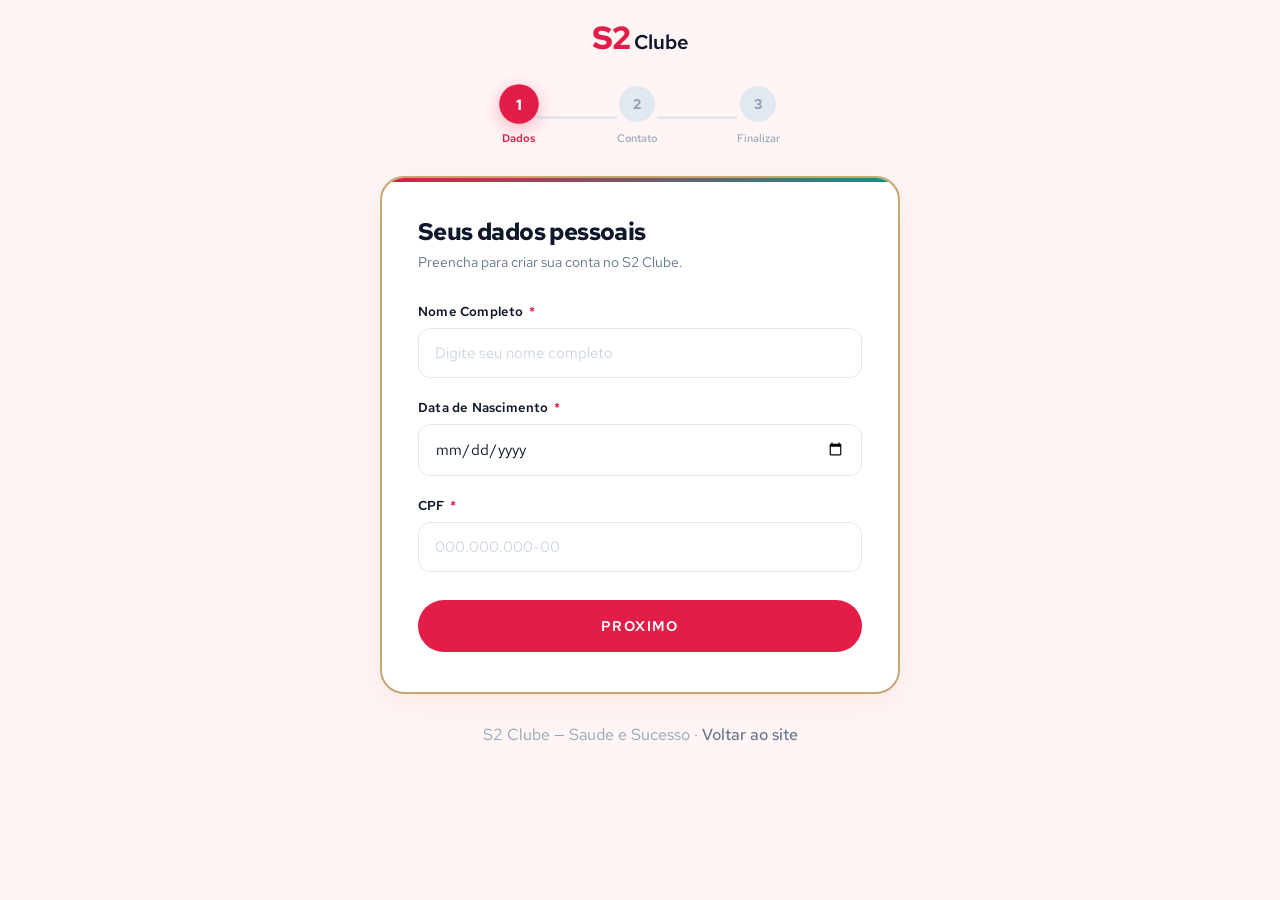
<file: cadastro.html>
<!DOCTYPE html>
<html lang="pt-BR">
<head>
  <meta charset="utf-8">
  <title>Cadastro | S2 Clube</title>
  <meta content="Cadastre-se no S2 Clube e tenha acesso a telemedicina 24h, descontos e cashback." name="description">
  <meta content="width=device-width, initial-scale=1" name="viewport">
  <link href="css/normalize.css" rel="stylesheet">
  <link href="css/components.css" rel="stylesheet">
  <link href="css/s2-base.css" rel="stylesheet">
  <link href="css/s2-custom.css" rel="stylesheet">
  <link rel="preconnect" href="https://fonts.googleapis.com">
  <link rel="preconnect" href="https://fonts.gstatic.com" crossorigin>
  <link href="https://fonts.googleapis.com/css2?family=Red+Hat+Text:wght@300;400;500;600;700&display=swap" rel="stylesheet">
  <style>
    * { box-sizing: border-box; }

    body {
      background: #FFF5F5;
      min-height: 100vh;
      display: flex;
      flex-direction: column;
      align-items: center;
      font-family: 'Red Hat Text', sans-serif;
      color: #0f172a;
    }

    /* --- Header --- */
    .form-header {
      padding: 28px 0 0;
      text-align: center;
    }

    .form-header a {
      text-decoration: none;
    }

    .logo-s2 {
      font-size: 32px;
      font-weight: 900;
      color: #e11d48;
      letter-spacing: -1px;
    }

    .logo-clube {
      font-size: 20px;
      font-weight: 600;
      color: #0f172a;
      margin-left: 4px;
    }

    /* --- Progress Bar --- */
    .s2f-progress {
      display: flex;
      align-items: center;
      justify-content: center;
      padding: 32px 0 28px;
      gap: 0;
    }

    .progress-step {
      display: flex;
      align-items: center;
      gap: 0;
    }

    .s2f-dot {
      width: 36px;
      height: 36px;
      border-radius: 50%;
      display: flex;
      align-items: center;
      justify-content: center;
      font-size: 14px;
      font-weight: 700;
      transition: all 0.4s cubic-bezier(0.22, 1, 0.36, 1);
      position: relative;
      z-index: 2;
    }

    .s2f-dot.active {
      background: #e11d48;
      color: #fff;
      box-shadow: 0 4px 16px rgba(225, 29, 72, 0.3);
      transform: scale(1.1);
    }

    .s2f-dot.completed {
      background: #e11d48;
      color: #fff;
    }

    .s2f-dot.pending {
      background: #e2e8f0;
      color: #94a3b8;
    }

    .s2f-line {
      width: 80px;
      height: 3px;
      background: #e2e8f0;
      transition: background 0.4s ease;
    }

    .s2f-line.completed {
      background: #e11d48;
    }

    .s2f-label {
      font-size: 11px;
      color: #94a3b8;
      text-align: center;
      margin-top: 6px;
      font-weight: 500;
      transition: color 0.3s;
    }

    .s2f-label.active {
      color: #e11d48;
      font-weight: 600;
    }

    .s2f-label.completed {
      color: #0f172a;
    }

    .s2f-wrapper {
      display: flex;
      flex-direction: column;
      align-items: center;
    }

    /* --- Card --- */
    .form-card {
      background: #fff;
      border: 2px solid #c6a673;
      border-radius: 24px;
      padding: 40px 36px;
      width: 100%;
      max-width: 520px;
      margin: 0 auto;
      box-shadow: 0 8px 30px rgba(198, 166, 115, 0.12);
      position: relative;
      overflow: hidden;
    }

    .form-card::before {
      content: '';
      position: absolute;
      top: 0;
      left: 0;
      right: 0;
      height: 4px;
      background: linear-gradient(90deg, #e11d48, #0d9488);
    }

    /* --- Step Title --- */
    .step-title {
      font-size: 24px;
      font-weight: 800;
      color: #0f172a;
      margin: 0 0 4px;
      line-height: 1.2;
    }

    .step-subtitle {
      font-size: 14px;
      color: #64748b;
      margin: 0 0 28px;
    }

    /* --- Form Fields --- */
    .field {
      margin-bottom: 20px;
    }

    .field label {
      display: block;
      font-size: 13px;
      font-weight: 600;
      color: #0f172a;
      margin-bottom: 6px;
      letter-spacing: 0.2px;
    }

    .field label .required {
      color: #e11d48;
      margin-left: 2px;
    }

    .field input,
    .field select {
      width: 100%;
      padding: 14px 16px;
      font-size: 15px;
      font-family: 'Red Hat Text', sans-serif;
      color: #0f172a;
      background: #fff;
      border: 1.5px solid #e2e8f0;
      border-radius: 12px;
      outline: none;
      transition: border-color 0.25s ease, box-shadow 0.25s ease;
    }

    .field input:focus,
    .field select:focus {
      border-color: #e11d48;
      box-shadow: 0 0 0 3px rgba(225, 29, 72, 0.08);
    }

    .field input::placeholder {
      color: #cbd5e1;
    }

    .field input.error,
    .field select.error {
      border-color: #e11d48;
      background: #fff5f5;
    }

    .field .error-msg {
      font-size: 12px;
      color: #e11d48;
      margin-top: 4px;
      display: none;
    }

    .field input.error ~ .error-msg,
    .field select.error ~ .error-msg {
      display: block;
    }

    /* --- Buttons --- */
    .btn-next {
      width: 100%;
      padding: 16px;
      font-size: 14px;
      font-weight: 600;
      font-family: 'Red Hat Text', sans-serif;
      text-transform: uppercase;
      letter-spacing: 0.1em;
      color: #fff;
      background: #e11d48;
      border: none;
      border-radius: 50px;
      cursor: pointer;
      transition: transform 0.2s, box-shadow 0.2s;
      margin-top: 8px;
    }

    .btn-next:hover {
      transform: translateY(-3px);
      box-shadow: 0 8px 20px rgba(225, 29, 72, 0.25);
    }

    .btn-next:active {
      transform: translateY(-1px);
    }

    .btn-next.finalizar {
      background: linear-gradient(135deg, #e8b84b, #c6a673);
    }

    .btn-next.finalizar:hover {
      box-shadow: 0 8px 20px rgba(198, 166, 115, 0.3);
    }

    .btn-back {
      display: block;
      width: 100%;
      text-align: center;
      padding: 12px;
      font-size: 14px;
      font-family: 'Red Hat Text', sans-serif;
      color: #64748b;
      background: none;
      border: none;
      cursor: pointer;
      margin-top: 4px;
      transition: color 0.2s;
    }

    .btn-back:hover {
      color: #0f172a;
    }

    /* --- Summary --- */
    .summary {
      background: #f8fafc;
      border-radius: 16px;
      padding: 20px;
      margin-bottom: 24px;
    }

    .summary-row {
      display: flex;
      justify-content: space-between;
      align-items: flex-start;
      padding: 10px 0;
      border-bottom: 1px solid #f1f5f9;
      font-size: 14px;
    }

    .summary-row:last-child {
      border-bottom: none;
    }

    .summary-label {
      color: #64748b;
      font-weight: 500;
      flex-shrink: 0;
      margin-right: 12px;
    }

    .summary-value {
      color: #0f172a;
      font-weight: 600;
      text-align: right;
      word-break: break-word;
    }

    /* --- Step 4: Redirect --- */
    .redirect-screen {
      text-align: center;
      padding: 40px 20px;
    }

    .redirect-screen .spinner {
      width: 48px;
      height: 48px;
      border: 4px solid #e2e8f0;
      border-top-color: #e11d48;
      border-radius: 50%;
      animation: spin 0.8s linear infinite;
      margin: 0 auto 24px;
    }

    @keyframes spin {
      to { transform: rotate(360deg); }
    }

    .redirect-screen h2 {
      font-size: 22px;
      font-weight: 800;
      color: #0f172a;
      margin: 0 0 8px;
    }

    .redirect-screen p {
      font-size: 14px;
      color: #64748b;
      margin: 0;
    }

    /* --- Hidden --- */
    .s2f-step { display: none; }
    .s2f-step.active { display: block; }

    /* --- Responsive --- */
    .page-wrapper {
      width: 100%;
      padding: 0 20px;
      flex: 1;
      display: flex;
      flex-direction: column;
      align-items: center;
    }

    @media (max-width: 560px) {
      .form-card {
        padding: 32px 24px;
        border-radius: 20px;
      }
      .s2f-line { width: 50px; }
      .step-title { font-size: 20px; }
    }

    /* --- Footer --- */
    .form-footer {
      text-align: center;
      padding: 28px 0;
      font-size: 12px;
      color: #94a3b8;
    }

    .form-footer a {
      color: #64748b;
      text-decoration: none;
    }

    /* --- Fade transition --- */
    .s2f-step {
      animation: fadeIn 0.4s ease;
    }

    @keyframes fadeIn {
      from { opacity: 0; transform: translateY(12px); }
      to { opacity: 1; transform: translateY(0); }
    }
  </style>
</head>
<body>

  <!-- Header -->
  <div class="form-header">
    <a href="index.html">
      <span class="logo-s2">S2</span><span class="logo-clube">Clube</span>
    </a>
  </div>

  <div class="page-wrapper">

    <!-- Progress Bar -->
    <div class="s2f-progress" id="progressBar">
      <div class="s2f-wrapper">
        <div class="s2f-dot active" id="dot1">1</div>
        <div class="s2f-label active" id="label1">Dados</div>
      </div>
      <div class="s2f-line" id="line1"></div>
      <div class="s2f-wrapper">
        <div class="s2f-dot pending" id="dot2">2</div>
        <div class="s2f-label" id="label2">Contato</div>
      </div>
      <div class="s2f-line" id="line2"></div>
      <div class="s2f-wrapper">
        <div class="s2f-dot pending" id="dot3">3</div>
        <div class="s2f-label" id="label3">Finalizar</div>
      </div>
    </div>

    <!-- Form Card -->
    <div class="form-card">

      <!-- Step 1: Dados Pessoais -->
      <div class="s2f-step active" id="s2f-step1">
        <h2 class="step-title">Seus dados pessoais</h2>
        <p class="step-subtitle">Preencha para criar sua conta no S2 Clube.</p>

        <div class="field">
          <label>Nome Completo <span class="required">*</span></label>
          <input type="text" id="nome" placeholder="Digite seu nome completo" required>
          <div class="error-msg">Preencha seu nome completo</div>
        </div>

        <div class="field">
          <label>Data de Nascimento <span class="required">*</span></label>
          <input type="date" id="nascimento" required>
          <div class="error-msg">Informe sua data de nascimento</div>
        </div>

        <div class="field">
          <label>CPF <span class="required">*</span></label>
          <input type="text" id="cpf" placeholder="000.000.000-00" maxlength="14" required>
          <div class="error-msg">Informe um CPF valido</div>
        </div>

        <button class="btn-next" onclick="nextStep(1)">Proximo</button>
      </div>

      <!-- Step 2: Contato -->
      <div class="s2f-step" id="s2f-step2">
        <h2 class="step-title">Como entrar em contato</h2>
        <p class="step-subtitle">Precisamos do seu email e telefone para ativar sua conta.</p>

        <div class="field">
          <label>Email <span class="required">*</span></label>
          <input type="email" id="email" placeholder="seu@email.com" required>
          <div class="error-msg">Informe um email valido</div>
        </div>

        <div class="field">
          <label>Telefone <span class="required">*</span></label>
          <input type="tel" id="telefone" placeholder="(00) 00000-0000" maxlength="15" required>
          <div class="error-msg">Informe seu telefone</div>
        </div>

        <button class="btn-next" onclick="nextStep(2)">Proximo</button>
        <button class="btn-back" onclick="prevStep(2)">&#8592; Voltar</button>
      </div>

      <!-- Step 3: Finalizar -->
      <div class="s2f-step" id="s2f-step3">
        <h2 class="step-title">Confirme seus dados</h2>
        <p class="step-subtitle">Verifique se tudo esta correto antes de finalizar.</p>

        <div class="field">
          <label>Genero <span class="required">*</span></label>
          <select id="genero" required>
            <option value="" disabled selected>Selecione</option>
            <option value="Masculino">Masculino</option>
            <option value="Feminino">Feminino</option>
          </select>
          <div class="error-msg">Selecione seu genero</div>
        </div>

        <div class="summary" id="summary">
          <div class="summary-row">
            <span class="summary-label">Nome</span>
            <span class="summary-value" id="sum-nome">—</span>
          </div>
          <div class="summary-row">
            <span class="summary-label">Nascimento</span>
            <span class="summary-value" id="sum-nascimento">—</span>
          </div>
          <div class="summary-row">
            <span class="summary-label">CPF</span>
            <span class="summary-value" id="sum-cpf">—</span>
          </div>
          <div class="summary-row">
            <span class="summary-label">Email</span>
            <span class="summary-value" id="sum-email">—</span>
          </div>
          <div class="summary-row">
            <span class="summary-label">Telefone</span>
            <span class="summary-value" id="sum-telefone">—</span>
          </div>
        </div>

        <button class="btn-next finalizar" onclick="submitForm()">Finalizar Cadastro</button>
        <button class="btn-back" onclick="prevStep(3)">&#8592; Voltar</button>
      </div>

      <!-- Step 4: Redirecionamento -->
      <div class="s2f-step" id="s2f-step4">
        <div class="redirect-screen">
          <div class="spinner"></div>
          <h2>Cadastro realizado!</h2>
          <p>Redirecionando para pagamento...</p>
        </div>
      </div>

    </div>

    <!-- Footer -->
    <div class="form-footer">
      <p>S2 Clube &mdash; Saude e Sucesso &middot; <a href="index.html">Voltar ao site</a></p>
    </div>

  </div>

  <script>
    // ===== Step Navigation =====
    var currentStep = 1;
    var totalSteps = 3;

    function showStep(n) {
      for (var i = 1; i <= 4; i++) {
        document.getElementById('s2f-step' + i).classList.remove('active');
      }
      document.getElementById('s2f-step' + n).classList.add('active');

      // Update progress bar
      for (var i = 1; i <= totalSteps; i++) {
        var dot = document.getElementById('dot' + i);
        var label = document.getElementById('label' + i);
        dot.className = 'step-dot';
        label.className = 'step-label';

        if (i < n) {
          dot.classList.add('completed');
          dot.innerHTML = '&#10003;';
          label.classList.add('completed');
        } else if (i === n) {
          dot.classList.add('active');
          dot.innerHTML = i;
          label.classList.add('active');
        } else {
          dot.classList.add('pending');
          dot.innerHTML = i;
        }
      }

      // Update lines
      for (var i = 1; i < totalSteps; i++) {
        var line = document.getElementById('line' + i);
        line.className = 'step-line';
        if (i < n) line.classList.add('completed');
      }

      // Populate summary on step 3
      if (n === 3) {
        document.getElementById('sum-nome').textContent = document.getElementById('nome').value;
        var nascDate = document.getElementById('nascimento').value;
        if (nascDate) {
          var parts = nascDate.split('-');
          document.getElementById('sum-nascimento').textContent = parts[2] + '/' + parts[1] + '/' + parts[0];
        }
        document.getElementById('sum-cpf').textContent = document.getElementById('cpf').value;
        document.getElementById('sum-email').textContent = document.getElementById('email').value;
        document.getElementById('sum-telefone').textContent = document.getElementById('telefone').value;
      }
    }

    function nextStep(from) {
      if (!validateStep(from)) return;
      currentStep = from + 1;
      showStep(currentStep);
      window.scrollTo({ top: 0, behavior: 'smooth' });
    }

    function prevStep(from) {
      currentStep = from - 1;
      showStep(currentStep);
      window.scrollTo({ top: 0, behavior: 'smooth' });
    }

    // ===== Validation =====
    function validateStep(step) {
      var valid = true;

      if (step === 1) {
        valid = validateField('nome') && valid;
        valid = validateField('nascimento') && valid;
        valid = validateField('cpf') && valid;
      } else if (step === 2) {
        valid = validateField('email') && valid;
        valid = validateField('telefone') && valid;
      } else if (step === 3) {
        valid = validateField('genero') && valid;
      }

      return valid;
    }

    function validateField(id) {
      var el = document.getElementById(id);
      var val = el.value.trim();
      if (!val || (el.tagName === 'SELECT' && val === '')) {
        el.classList.add('error');
        return false;
      }
      if (id === 'email' && !/^[^\s@]+@[^\s@]+\.[^\s@]+$/.test(val)) {
        el.classList.add('error');
        return false;
      }
      if (id === 'cpf' && val.replace(/\D/g, '').length !== 11) {
        el.classList.add('error');
        return false;
      }
      if (id === 'telefone' && val.replace(/\D/g, '').length < 10) {
        el.classList.add('error');
        return false;
      }
      el.classList.remove('error');
      return true;
    }

    // Clear error on input
    document.querySelectorAll('.field input, .field select').forEach(function(el) {
      el.addEventListener('input', function() {
        this.classList.remove('error');
      });
    });

    // ===== Input Masks =====
    document.getElementById('cpf').addEventListener('input', function(e) {
      var v = e.target.value.replace(/\D/g, '');
      if (v.length > 11) v = v.slice(0, 11);
      if (v.length > 9) v = v.replace(/(\d{3})(\d{3})(\d{3})(\d{1,2})/, '$1.$2.$3-$4');
      else if (v.length > 6) v = v.replace(/(\d{3})(\d{3})(\d{1,3})/, '$1.$2.$3');
      else if (v.length > 3) v = v.replace(/(\d{3})(\d{1,3})/, '$1.$2');
      e.target.value = v;
    });

    document.getElementById('telefone').addEventListener('input', function(e) {
      var v = e.target.value.replace(/\D/g, '');
      if (v.length > 11) v = v.slice(0, 11);
      if (v.length > 6) v = v.replace(/(\d{2})(\d{5})(\d{1,4})/, '($1) $2-$3');
      else if (v.length > 2) v = v.replace(/(\d{2})(\d{1,5})/, '($1) $2');
      else if (v.length > 0) v = v.replace(/(\d{1,2})/, '($1');
      e.target.value = v;
    });

    // ===== Form Submission =====
    function submitForm() {
      if (!validateStep(3)) return;

      var data = {
        nome: document.getElementById('nome').value,
        nascimento: document.getElementById('nascimento').value,
        cpf: document.getElementById('cpf').value,
        email: document.getElementById('email').value,
        telefone: document.getElementById('telefone').value,
        genero: document.getElementById('genero').value
      };

      // Show redirect screen
      currentStep = 4;
      showStep(4);

      // Send to Google Sheets
      var GOOGLE_SCRIPT_URL = '[GOOGLE_SCRIPT_URL]';

      if (GOOGLE_SCRIPT_URL !== '[GOOGLE_SCRIPT_URL]') {
        fetch(GOOGLE_SCRIPT_URL, {
          method: 'POST',
          mode: 'no-cors',
          headers: { 'Content-Type': 'application/json' },
          body: JSON.stringify(data)
        }).then(function() {
          redirectToCheckout();
        }).catch(function() {
          redirectToCheckout();
        });
      } else {
        // No URL configured - redirect after delay
        setTimeout(redirectToCheckout, 2500);
      }
    }

    function redirectToCheckout() {
      var CHECKOUT_URL = '[CHECKOUT_URL]';
      if (CHECKOUT_URL !== '[CHECKOUT_URL]') {
        window.location.href = CHECKOUT_URL;
      }
      // If no checkout URL, stays on redirect screen
    }
  </script>

</body>
</html>
</file>
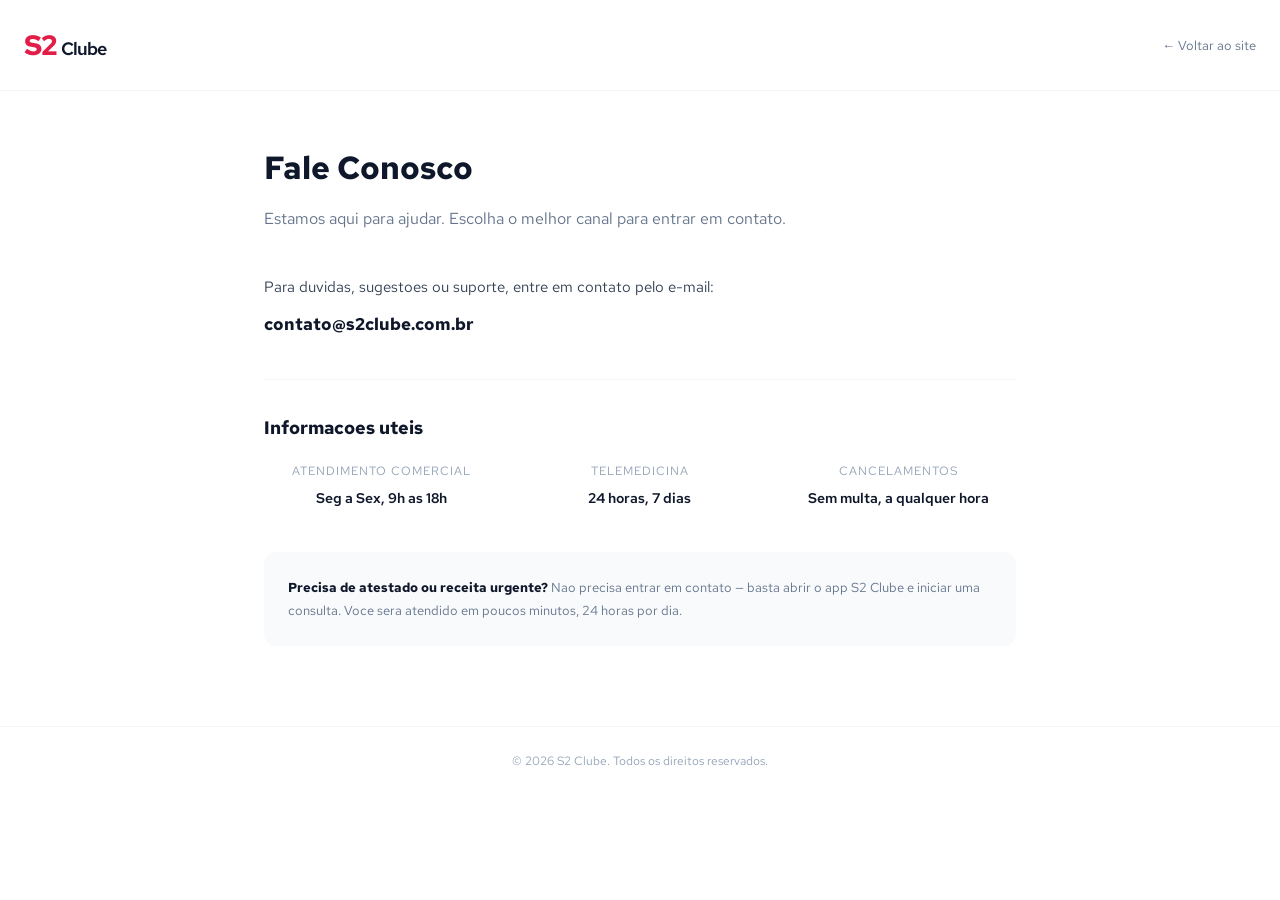
<file: contato.html>
<!DOCTYPE html><html lang="pt-BR"><head>
  <meta charset="utf-8">
  <title>Fale Conosco | S2 Clube</title>
  <meta content="Entre em contato com o S2 Clube - Saude e Sucesso" name="description">
  <meta content="width=device-width, initial-scale=1" name="viewport">
  <link href="images/s2-favicon.svg" rel="shortcut icon" type="image/svg+xml">
  <link href="https://fonts.googleapis.com/css2?family=Red+Hat+Text:wght@300;400;500;600;700;900&display=swap" rel="stylesheet">
  <style>
    * { margin: 0; padding: 0; box-sizing: border-box; }
    body { font-family: 'Red Hat Text', sans-serif; background: #fff; color: #334155; line-height: 1.8; font-size: 14px; }
    .legal-header { padding: 20px 24px; border-bottom: 1px solid #f1f5f9; display: flex; align-items: center; justify-content: space-between; }
    .legal-header a { text-decoration: none; }
    .legal-logo { font-size: 28px; font-weight: 900; color: #e11d48; letter-spacing: -1px; }
    .legal-logo span { font-size: 18px; font-weight: 600; color: #0f172a; margin-left: 4px; }
    .legal-back { font-size: 13px; color: #64748b; text-decoration: none; }
    .legal-back:hover { color: #e11d48; }
    .legal-container { max-width: 800px; margin: 0 auto; padding: 48px 24px 80px; }
    .legal-container h1 { font-size: 32px; font-weight: 900; color: #0f172a; margin-bottom: 8px; }
    .legal-container .legal-subtitle { font-size: 16px; color: #64748b; margin-bottom: 40px; }
    .legal-container p { margin-bottom: 16px; }
    .contact-cards { display: grid; grid-template-columns: 1fr 1fr; gap: 20px; margin: 32px 0; }
    .contact-card { background: #f8fafc; border: 1px solid #f1f5f9; border-radius: 16px; padding: 32px 24px; text-align: center; text-decoration: none; color: inherit; transition: all .2s; }
    .contact-card:hover { border-color: #e11d48; box-shadow: 0 4px 20px rgba(225,29,72,.08); transform: translateY(-2px); }
    .contact-icon { font-size: 40px; margin-bottom: 12px; }
    .contact-card h3 { font-size: 16px; font-weight: 700; color: #0f172a; margin-bottom: 6px; }
    .contact-card p { font-size: 13px; color: #64748b; margin: 0; }
    .contact-whatsapp { background: #25d366; color: #fff; border: none; border-radius: 12px; padding: 16px 32px; font-size: 16px; font-weight: 700; font-family: inherit; cursor: pointer; display: inline-flex; align-items: center; gap: 10px; text-decoration: none; transition: background .2s; }
    .contact-whatsapp:hover { background: #1da851; }
    .contact-info { margin-top: 40px; padding-top: 32px; border-top: 1px solid #f1f5f9; }
    .contact-info h2 { font-size: 18px; font-weight: 700; color: #0f172a; margin-bottom: 16px; }
    .contact-info-grid { display: grid; grid-template-columns: 1fr 1fr 1fr; gap: 24px; }
    .contact-info-item { text-align: center; }
    .contact-info-item .label { font-size: 12px; color: #94a3b8; text-transform: uppercase; letter-spacing: 1px; margin-bottom: 4px; }
    .contact-info-item .value { font-size: 14px; font-weight: 600; color: #0f172a; }
    .legal-footer { text-align: center; padding: 24px; border-top: 1px solid #f1f5f9; font-size: 12px; color: #94a3b8; }
    @media (max-width: 600px) {
      .contact-cards { grid-template-columns: 1fr; }
      .contact-info-grid { grid-template-columns: 1fr; gap: 16px; }
    }
  </style>
</head>
<body>
  <div class="legal-header">
    <a href="index.html"><span class="legal-logo">S2<span>Clube</span></span></a>
    <a href="index.html" class="legal-back">&larr; Voltar ao site</a>
  </div>
  <div class="legal-container">
    <h1>Fale Conosco</h1>
    <p class="legal-subtitle">Estamos aqui para ajudar. Escolha o melhor canal para entrar em contato.</p>

    <!-- E-mail de contato -->
    <div style="margin:32px 0;">
      <p style="font-size:15px;color:#334155;margin-bottom:8px;">Para duvidas, sugestoes ou suporte, entre em contato pelo e-mail:</p>
      <p style="font-size:17px;font-weight:700;color:#0f172a;">contato@s2clube.com.br</p>
    </div>

    <!-- Informacoes adicionais -->
    <div class="contact-info">
      <h2>Informacoes uteis</h2>
      <div class="contact-info-grid">
        <div class="contact-info-item">
          <div class="label">Atendimento Comercial</div>
          <div class="value">Seg a Sex, 9h as 18h</div>
        </div>
        <div class="contact-info-item">
          <div class="label">Telemedicina</div>
          <div class="value">24 horas, 7 dias</div>
        </div>
        <div class="contact-info-item">
          <div class="label">Cancelamentos</div>
          <div class="value">Sem multa, a qualquer hora</div>
        </div>
      </div>
    </div>

    <div style="margin-top:40px;padding:24px;background:#f8fafc;border-radius:12px;">
      <p style="margin:0;font-size:13px;color:#64748b;"><strong style="color:#0f172a;">Precisa de atestado ou receita urgente?</strong> Nao precisa entrar em contato — basta abrir o app S2 Clube e iniciar uma consulta. Voce sera atendido em poucos minutos, 24 horas por dia.</p>
    </div>
  </div>
  <div class="legal-footer">&copy; 2026 S2 Clube. Todos os direitos reservados.</div>
</body>
</html>
</file>
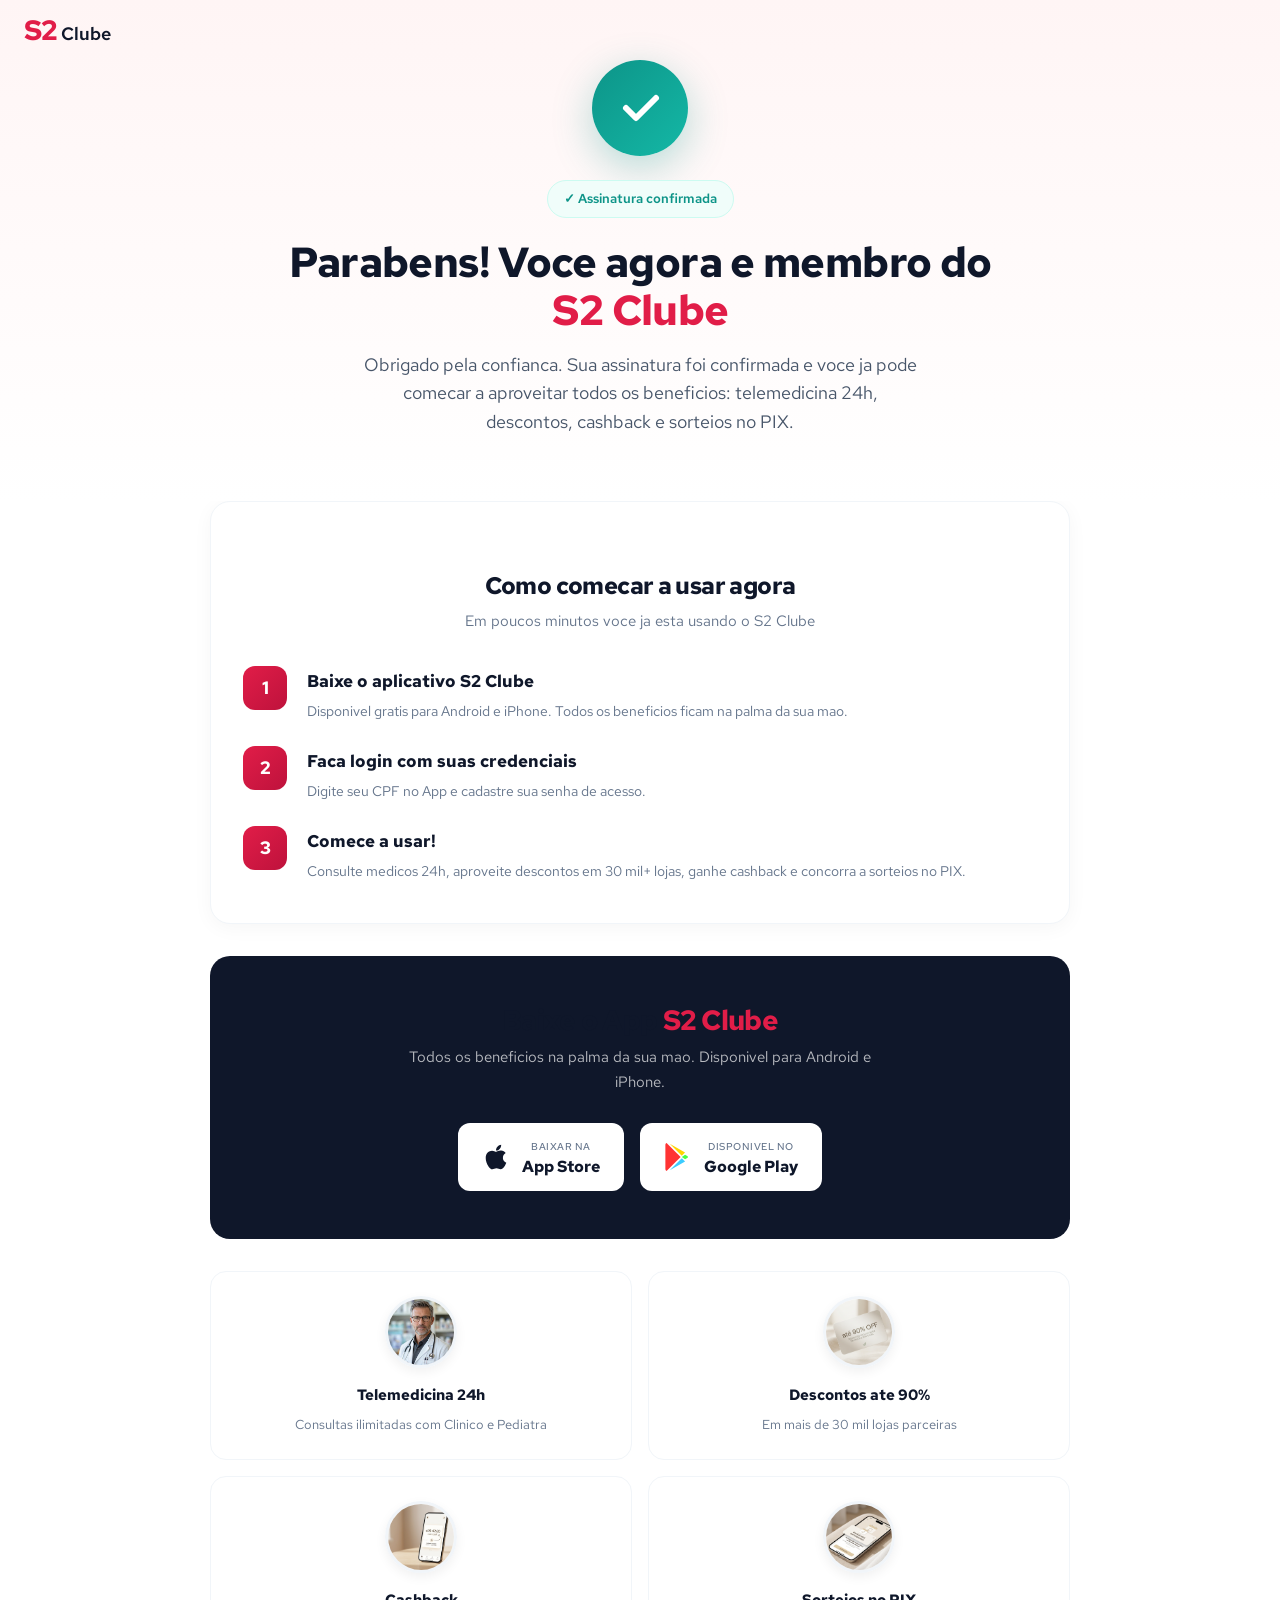
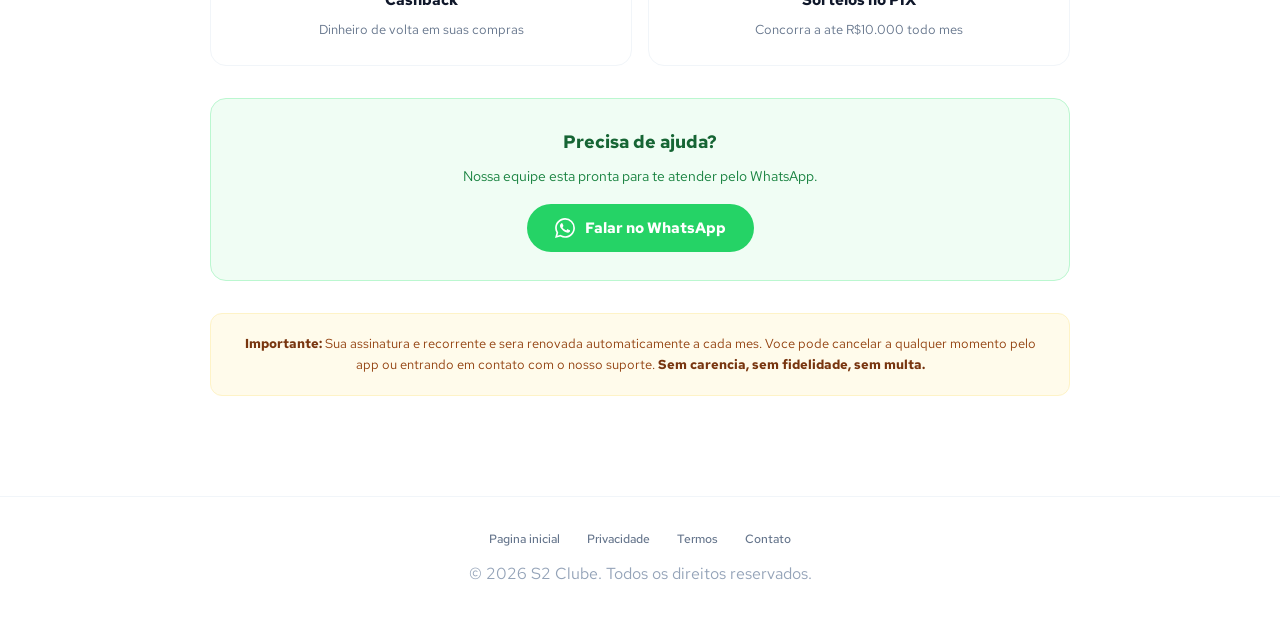
<file: obrigado.html>
<!DOCTYPE html><html lang="pt-BR"><head>
  <meta charset="utf-8">
  <title>Obrigado | S2 Clube — Bem-vindo(a) ao clube!</title>
  <meta content="Sua assinatura do S2 Clube foi confirmada. Baixe o app e comece a usar agora." name="description">
  <meta content="width=device-width, initial-scale=1" name="viewport">
  <link href="css/normalize.css" rel="stylesheet" type="text/css">
  <link href="css/components.css" rel="stylesheet" type="text/css">
  <link href="css/s2-base.css" rel="stylesheet" type="text/css">
  <link href="css/s2-custom.css" rel="stylesheet" type="text/css">
  <link href="images/s2-favicon.svg" rel="shortcut icon" type="image/svg+xml">
  <link href="images/s2-favicon.svg" rel="apple-touch-icon">
  <link href="https://fonts.googleapis.com/css2?family=Red+Hat+Text:wght@300;400;500;600;700;900&display=swap" rel="stylesheet">
  <style>
    body { background: #fff; }
    .ty-hero {
      position: relative;
      background: linear-gradient(#FFF5F5, #fff);
      padding: 60px 20px 40px;
      text-align: center;
    }
    .ty-logo {
      position: absolute;
      top: 20px;
      left: 24px;
    }
    .ty-logo .s2 { font-size: 28px; font-weight: 900; color: #e11d48; letter-spacing: -1px; font-family: 'Red Hat Text', sans-serif; }
    .ty-logo .clube { font-size: 18px; font-weight: 600; color: #0f172a; margin-left: 4px; font-family: 'Red Hat Text', sans-serif; }
    .ty-check-icon {
      width: 96px;
      height: 96px;
      margin: 0 auto 24px;
      background: linear-gradient(135deg, #0d9488, #14b8a6);
      border-radius: 50%;
      display: flex;
      align-items: center;
      justify-content: center;
      box-shadow: 0 12px 40px rgba(13, 148, 136, 0.3);
      animation: ty-pop 0.6s cubic-bezier(0.22, 1, 0.36, 1);
    }
    @keyframes ty-pop {
      0% { transform: scale(0); opacity: 0; }
      60% { transform: scale(1.1); }
      100% { transform: scale(1); opacity: 1; }
    }
    .ty-title {
      font-family: 'Red Hat Text', sans-serif;
      font-size: 42px;
      font-weight: 900;
      color: #0f172a;
      line-height: 1.15;
      max-width: 720px;
      margin: 0 auto 16px;
    }
    .ty-title .evergreen { color: #e11d48; }
    .ty-subtitle {
      font-family: 'Red Hat Text', sans-serif;
      font-size: 18px;
      color: #475569;
      max-width: 560px;
      margin: 0 auto 24px;
      line-height: 1.6;
    }
    .ty-badge {
      display: inline-flex;
      align-items: center;
      gap: 8px;
      background: #f0fdfa;
      border: 1px solid #ccfbf1;
      color: #0d9488;
      font-size: 13px;
      font-weight: 600;
      padding: 8px 16px;
      border-radius: 100px;
      margin-bottom: 20px;
    }

    .ty-container {
      max-width: 900px;
      margin: 0 auto;
      padding: 0 20px 60px;
      font-family: 'Red Hat Text', sans-serif;
    }

    /* Steps */
    .ty-steps {
      background: #fff;
      border: 1px solid #f1f5f9;
      border-radius: 20px;
      padding: 40px 32px;
      margin-bottom: 32px;
      box-shadow: 0 4px 20px rgba(0,0,0,.04);
    }
    .ty-steps-title {
      font-size: 24px;
      font-weight: 800;
      color: #0f172a;
      text-align: center;
      margin-bottom: 8px;
    }
    .ty-steps-subtitle {
      font-size: 15px;
      color: #64748b;
      text-align: center;
      margin-bottom: 32px;
    }
    .ty-step {
      display: flex;
      gap: 20px;
      margin-bottom: 24px;
      align-items: flex-start;
    }
    .ty-step:last-child { margin-bottom: 0; }
    .ty-step-num {
      flex-shrink: 0;
      width: 44px;
      height: 44px;
      background: linear-gradient(135deg, #e11d48, #be123c);
      color: #fff;
      border-radius: 12px;
      display: flex;
      align-items: center;
      justify-content: center;
      font-weight: 900;
      font-size: 18px;
    }
    .ty-step-content h3 {
      font-size: 17px;
      font-weight: 700;
      color: #0f172a;
      margin: 0 0 4px;
    }
    .ty-step-content p {
      font-size: 14px;
      color: #64748b;
      margin: 0;
      line-height: 1.6;
    }

    /* App download */
    .ty-app-section {
      background: #0f172a;
      border-radius: 20px;
      padding: 48px 32px;
      text-align: center;
      margin-bottom: 32px;
      color: #fff;
    }
    .ty-app-section h2 {
      font-size: 28px;
      font-weight: 900;
      margin: 0 0 8px;
    }
    .ty-app-section h2 .evergreen { color: #e11d48; }
    .ty-app-section p {
      font-size: 15px;
      color: rgba(255,255,255,.7);
      max-width: 500px;
      margin: 0 auto 28px;
    }
    .ty-app-buttons {
      display: flex;
      gap: 16px;
      justify-content: center;
      flex-wrap: wrap;
    }
    .ty-app-btn {
      display: inline-flex;
      align-items: center;
      gap: 12px;
      background: #fff;
      color: #0f172a;
      padding: 14px 24px;
      border-radius: 12px;
      text-decoration: none;
      font-weight: 700;
      transition: transform 0.2s, box-shadow 0.2s;
    }
    .ty-app-btn:hover {
      transform: translateY(-2px);
      box-shadow: 0 8px 20px rgba(0,0,0,.2);
    }
    .ty-app-btn svg { flex-shrink: 0; }
    .ty-app-btn small { display: block; font-size: 10px; font-weight: 500; color: #64748b; text-transform: uppercase; letter-spacing: 0.5px; }
    .ty-app-btn strong { display: block; font-size: 16px; }

    /* Benefícios rápidos */
    .ty-benefits {
      display: grid;
      grid-template-columns: repeat(2, 1fr);
      gap: 16px;
      margin-bottom: 32px;
    }
    .ty-benefit {
      background: #fff;
      border: 1px solid #f1f5f9;
      border-radius: 16px;
      padding: 24px;
      text-align: center;
    }
    .ty-benefit-img {
      width: 72px;
      height: 72px;
      border-radius: 50%;
      object-fit: cover;
      margin: 0 auto 12px;
      display: block;
      border: 3px solid #f1f5f9;
      box-shadow: 0 4px 12px rgba(0,0,0,.06);
    }
    .ty-benefit h3 { font-size: 15px; font-weight: 700; color: #0f172a; margin: 0 0 4px; }
    .ty-benefit p { font-size: 13px; color: #64748b; margin: 0; }

    /* WhatsApp suporte */
    .ty-support {
      background: #f0fdf4;
      border: 1px solid #bbf7d0;
      border-radius: 16px;
      padding: 28px 24px;
      text-align: center;
      margin-bottom: 32px;
    }
    .ty-support h3 {
      font-size: 18px;
      font-weight: 800;
      color: #166534;
      margin: 0 0 8px;
    }
    .ty-support p {
      font-size: 14px;
      color: #15803d;
      margin: 0 0 16px;
    }
    .ty-support-btn {
      display: inline-flex;
      align-items: center;
      gap: 10px;
      background: #25d366;
      color: #fff;
      padding: 14px 28px;
      border-radius: 100px;
      text-decoration: none;
      font-weight: 700;
      font-size: 15px;
      transition: background 0.2s;
    }
    .ty-support-btn:hover { background: #1da851; }

    /* Info importante */
    .ty-info {
      background: #fffbeb;
      border: 1px solid #fef3c7;
      border-radius: 12px;
      padding: 20px 24px;
      text-align: center;
      font-size: 13px;
      color: #92400e;
      line-height: 1.6;
    }
    .ty-info strong { color: #78350f; }

    /* Footer */
    .ty-footer {
      text-align: center;
      padding: 32px 20px;
      border-top: 1px solid #f1f5f9;
      font-size: 12px;
      color: #94a3b8;
      margin-top: 40px;
    }
    .ty-footer a { color: #64748b; text-decoration: none; margin: 0 12px; }
    .ty-footer a:hover { color: #e11d48; }

    @media (max-width: 600px) {
      .ty-logo { display: none; }
      .ty-hero { padding: 40px 20px 30px; }
      .ty-title { font-size: 30px; }
      .ty-subtitle { font-size: 15px; }
      .ty-check-icon { width: 80px; height: 80px; }
      .ty-benefits { grid-template-columns: 1fr; }
      .ty-steps { padding: 28px 20px; }
      .ty-app-section { padding: 36px 20px; }
      .ty-app-section h2 { font-size: 22px; }
    }
  </style>
</head>
<body>

  <!-- HERO -->
  <div class="ty-hero">
    <div class="ty-logo">
      <span class="s2">S2</span><span class="clube">Clube</span>
    </div>

    <div class="ty-check-icon">
      <svg width="48" height="48" viewBox="0 0 24 24" fill="none">
        <path d="M5 12l5 5L20 7" stroke="#fff" stroke-width="3" stroke-linecap="round" stroke-linejoin="round"/>
      </svg>
    </div>

    <div class="ty-badge">
      ✓ Assinatura confirmada
    </div>

    <h1 class="ty-title">Parabens! Voce agora e membro do <span class="evergreen">S2 Clube</span></h1>
    <p class="ty-subtitle">Obrigado pela confianca. Sua assinatura foi confirmada e voce ja pode comecar a aproveitar todos os beneficios: telemedicina 24h, descontos, cashback e sorteios no PIX.</p>
  </div>

  <div class="ty-container">

    <!-- STEPS -->
    <div class="ty-steps">
      <h2 class="ty-steps-title">Como comecar a usar agora</h2>
      <p class="ty-steps-subtitle">Em poucos minutos voce ja esta usando o S2 Clube</p>

      <!-- PASSO OCULTO (reativar quando disparo de email estiver configurado)
      <div class="ty-step">
        <div class="ty-step-num">1</div>
        <div class="ty-step-content">
          <h3>Verifique seu email</h3>
          <p>Voce recebera em instantes um email com os dados de acesso. Se nao encontrar, verifique a caixa de spam.</p>
        </div>
      </div>
      -->

      <div class="ty-step">
        <div class="ty-step-num">1</div>
        <div class="ty-step-content">
          <h3>Baixe o aplicativo S2 Clube</h3>
          <p>Disponivel gratis para Android e iPhone. Todos os beneficios ficam na palma da sua mao.</p>
        </div>
      </div>

      <div class="ty-step">
        <div class="ty-step-num">2</div>
        <div class="ty-step-content">
          <h3>Faca login com suas credenciais</h3>
          <p>Digite seu CPF no App e cadastre sua senha de acesso.</p>
        </div>
      </div>

      <!-- PASSO OCULTO (reativar quando formulario de dependentes estiver pronto)
      <div class="ty-step">
        <div class="ty-step-num">4</div>
        <div class="ty-step-content">
          <h3>Cadastre seus dependentes (ate 4)</h3>
          <p>Voce pode cadastrar ate 4 dependentes sem necessidade de vinculo familiar. Toda sua familia protegida por R$49,90/mes.</p>
        </div>
      </div>
      -->

      <div class="ty-step">
        <div class="ty-step-num">3</div>
        <div class="ty-step-content">
          <h3>Comece a usar!</h3>
          <p>Consulte medicos 24h, aproveite descontos em 30 mil+ lojas, ganhe cashback e concorra a sorteios no PIX.</p>
        </div>
      </div>
    </div>

    <!-- APP DOWNLOAD -->
    <div class="ty-app-section">
      <h2>Baixe o App <span class="evergreen">S2 Clube</span></h2>
      <p>Todos os beneficios na palma da sua mao. Disponivel para Android e iPhone.</p>

      <div class="ty-app-buttons">
        <a href="https://apps.apple.com/br/app/s2-clube/id6761072595" target="_blank" rel="noopener" class="ty-app-btn">
          <svg width="28" height="28" viewBox="0 0 384 512" fill="#0f172a"><path d="M318.7 268.7c-.2-36.7 16.4-64.4 50-84.8-18.8-26.9-47.2-41.7-84.7-44.6-35.5-2.8-74.3 20.7-88.5 20.7-15 0-49.4-19.7-76.4-19.7C63.3 141.2 4 184.8 4 273.5c0 26.2 4.8 53.3 14.4 81.2 12.8 36.7 59 126.7 107.2 125.2 25.2-.6 43-17.9 75.8-17.9 31.8 0 48.3 17.9 76.4 17.9 48.6-.7 90.4-82.5 102.6-119.3-65.2-30.7-61.7-90-61.7-91.9zm-56.6-164.2c27.3-32.4 24.8-61.9 24-72.5-24.1 1.4-52 16.4-67.9 34.9-17.5 19.8-27.8 44.3-25.6 71.9 26.1 2 49.9-11.4 69.5-34.3z"/></svg>
          <div>
            <small>Baixar na</small>
            <strong>App Store</strong>
          </div>
        </a>
        <a href="https://play.google.com/store/apps/details?id=com.cbc.s2clube&pcampaignid=web_share" target="_blank" rel="noopener" class="ty-app-btn">
          <svg width="28" height="28" viewBox="0 0 512 512"><path fill="#FFD400" d="M325.3 234.3L104.6 13l280.8 161.2z"/><path fill="#FF3333" d="M47 0C34 6.8 25.3 19.2 25.3 35.3v441.3c0 16.1 8.7 28.5 21.7 35.3l256.6-256z"/><path fill="#48FF48" d="M424.9 236.7L385.4 214 325.3 256l60.1 42 39.5-22.7c18.3-10.5 18.3-28.1 0-38.6z"/><path fill="#3BCCFF" d="M104.6 499l280.8-161.2L325.3 277.7z"/></svg>
          <div>
            <small>Disponivel no</small>
            <strong>Google Play</strong>
          </div>
        </a>
      </div>
    </div>

    <!-- BENEFICIOS RAPIDOS -->
    <div class="ty-benefits">
      <div class="ty-benefit">
        <img src="images/medico.jpg" alt="Telemedicina" class="ty-benefit-img">
        <h3>Telemedicina 24h</h3>
        <p>Consultas ilimitadas com Clinico e Pediatra</p>
      </div>
      <div class="ty-benefit">
        <img src="images/desconto01.jpg" alt="Descontos" class="ty-benefit-img">
        <h3>Descontos ate 90%</h3>
        <p>Em mais de 30 mil lojas parceiras</p>
      </div>
      <div class="ty-benefit">
        <img src="images/cashback01.jpg" alt="Cashback" class="ty-benefit-img">
        <h3>Cashback</h3>
        <p>Dinheiro de volta em suas compras</p>
      </div>
      <div class="ty-benefit">
        <img src="images/sorteio01.jpg" alt="Sorteios" class="ty-benefit-img">
        <h3>Sorteios no PIX</h3>
        <p>Concorra a ate R$10.000 todo mes</p>
      </div>
    </div>

    <!-- WHATSAPP SUPORTE -->
    <div class="ty-support">
      <h3>Precisa de ajuda?</h3>
      <p>Nossa equipe esta pronta para te atender pelo WhatsApp.</p>
      <a href="https://api.whatsapp.com/send?phone=5534991369199&text=Ola! Acabei de assinar o S2 Clube e preciso de ajuda." target="_blank" rel="noopener" class="ty-support-btn">
        <svg width="20" height="20" viewBox="0 0 24 24" fill="#fff"><path d="M17.472 14.382c-.297-.149-1.758-.867-2.03-.967-.273-.099-.471-.148-.67.15-.197.297-.767.966-.94 1.164-.173.199-.347.223-.644.075-.297-.15-1.255-.463-2.39-1.475-.883-.788-1.48-1.761-1.653-2.059-.173-.297-.018-.458.13-.606.134-.133.298-.347.446-.52.149-.174.198-.298.298-.497.099-.198.05-.371-.025-.52-.075-.149-.669-1.612-.916-2.207-.242-.579-.487-.5-.669-.51-.173-.008-.371-.01-.57-.01-.198 0-.52.074-.792.372-.272.297-1.04 1.016-1.04 2.479 0 1.462 1.065 2.875 1.213 3.074.149.198 2.096 3.2 5.077 4.487.709.306 1.262.489 1.694.625.712.227 1.36.195 1.871.118.571-.085 1.758-.719 2.006-1.413.248-.694.248-1.289.173-1.413-.074-.124-.272-.198-.57-.347m-5.421 7.403h-.004a9.87 9.87 0 01-5.031-1.378l-.361-.214-3.741.982.998-3.648-.235-.374a9.86 9.86 0 01-1.51-5.26c.001-5.45 4.436-9.884 9.888-9.884 2.64 0 5.122 1.03 6.988 2.898a9.825 9.825 0 012.893 6.994c-.003 5.45-4.437 9.884-9.885 9.884m8.413-18.297A11.815 11.815 0 0012.05 0C5.495 0 .16 5.335.157 11.892c0 2.096.547 4.142 1.588 5.945L.057 24l6.305-1.654a11.882 11.882 0 005.683 1.448h.005c6.554 0 11.89-5.335 11.893-11.893a11.821 11.821 0 00-3.48-8.413z"/></svg>
        Falar no WhatsApp
      </a>
    </div>

    <!-- INFO IMPORTANTE -->
    <div class="ty-info">
      <strong>Importante:</strong> Sua assinatura e recorrente e sera renovada automaticamente a cada mes. Voce pode cancelar a qualquer momento pelo app ou entrando em contato com o nosso suporte. <strong>Sem carencia, sem fidelidade, sem multa.</strong>
    </div>

  </div>

  <!-- FOOTER -->
  <div class="ty-footer">
    <div>
      <a href="index.html">Pagina inicial</a>
      <a href="privacidade.html">Privacidade</a>
      <a href="termos.html">Termos</a>
      <a href="contato.html">Contato</a>
    </div>
    <p style="margin-top:12px;">&copy; 2026 S2 Clube. Todos os direitos reservados.</p>
  </div>

</body>
</html>
</file>
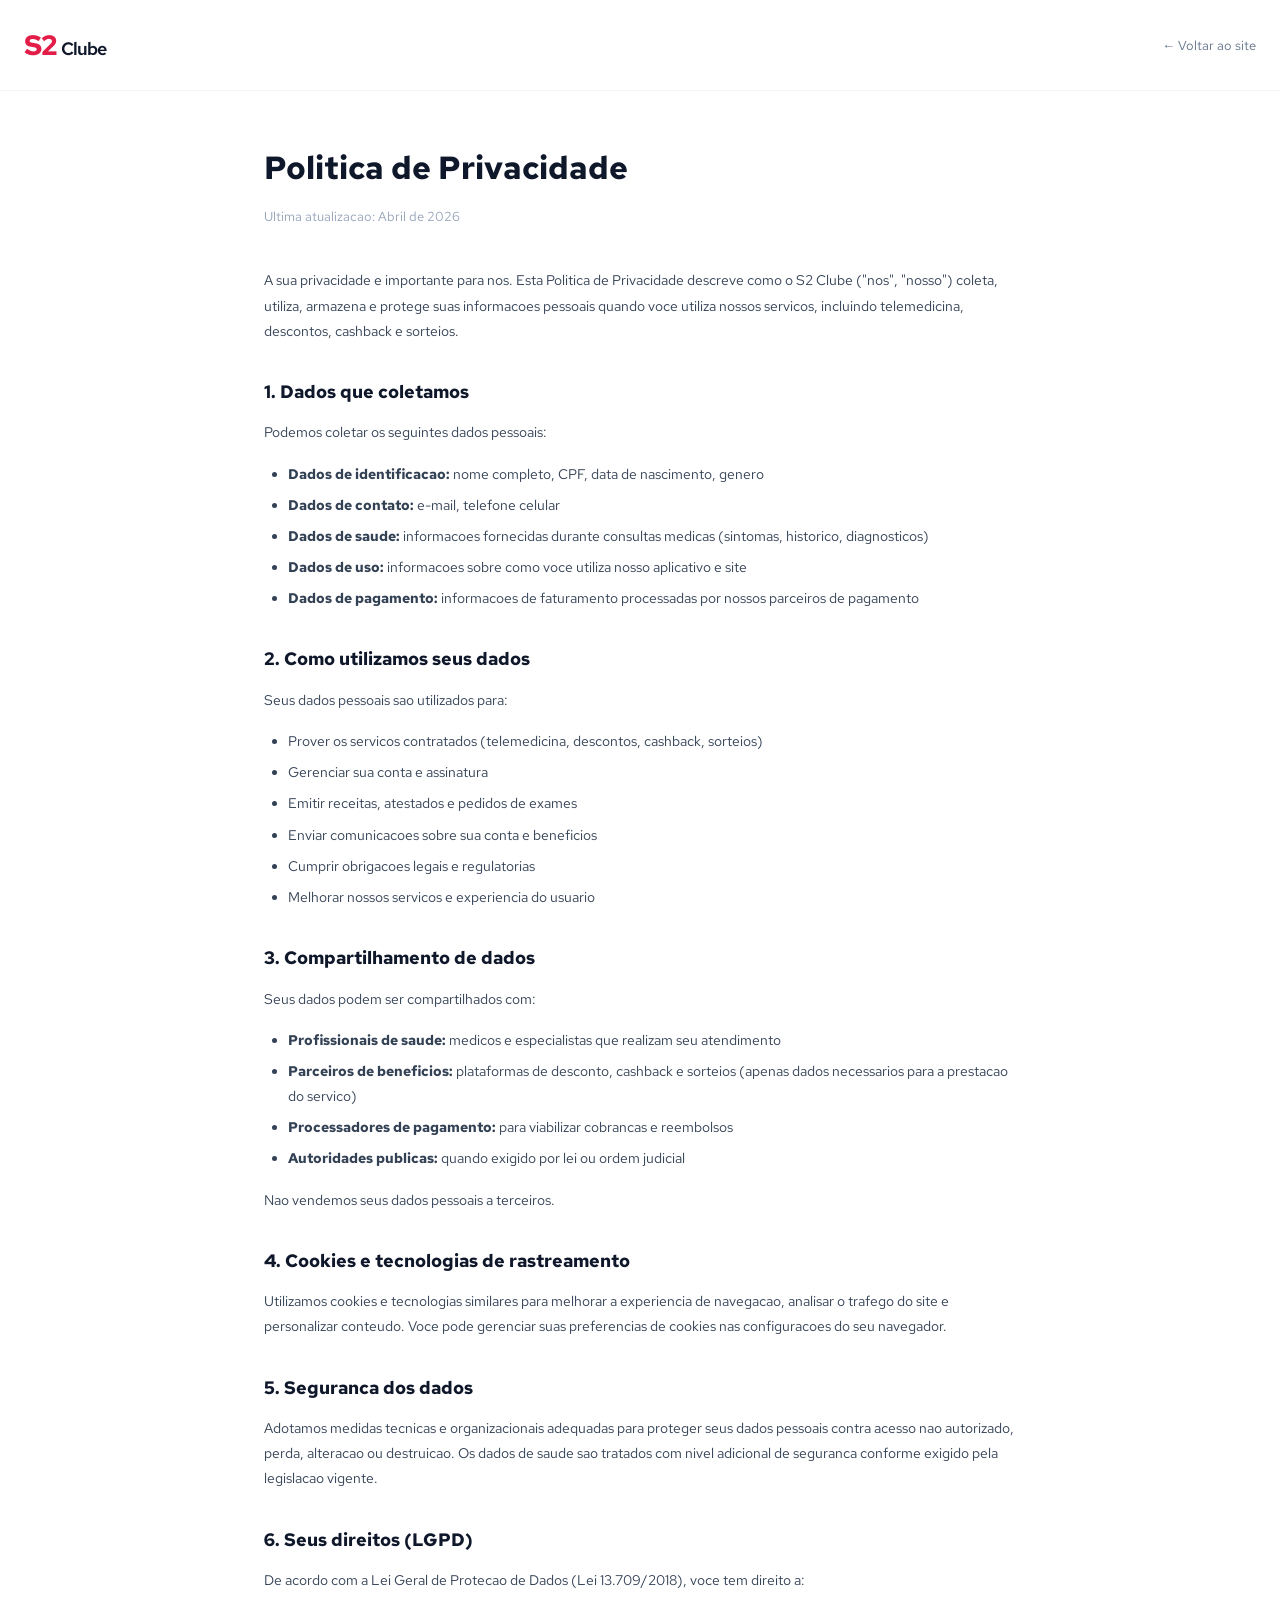
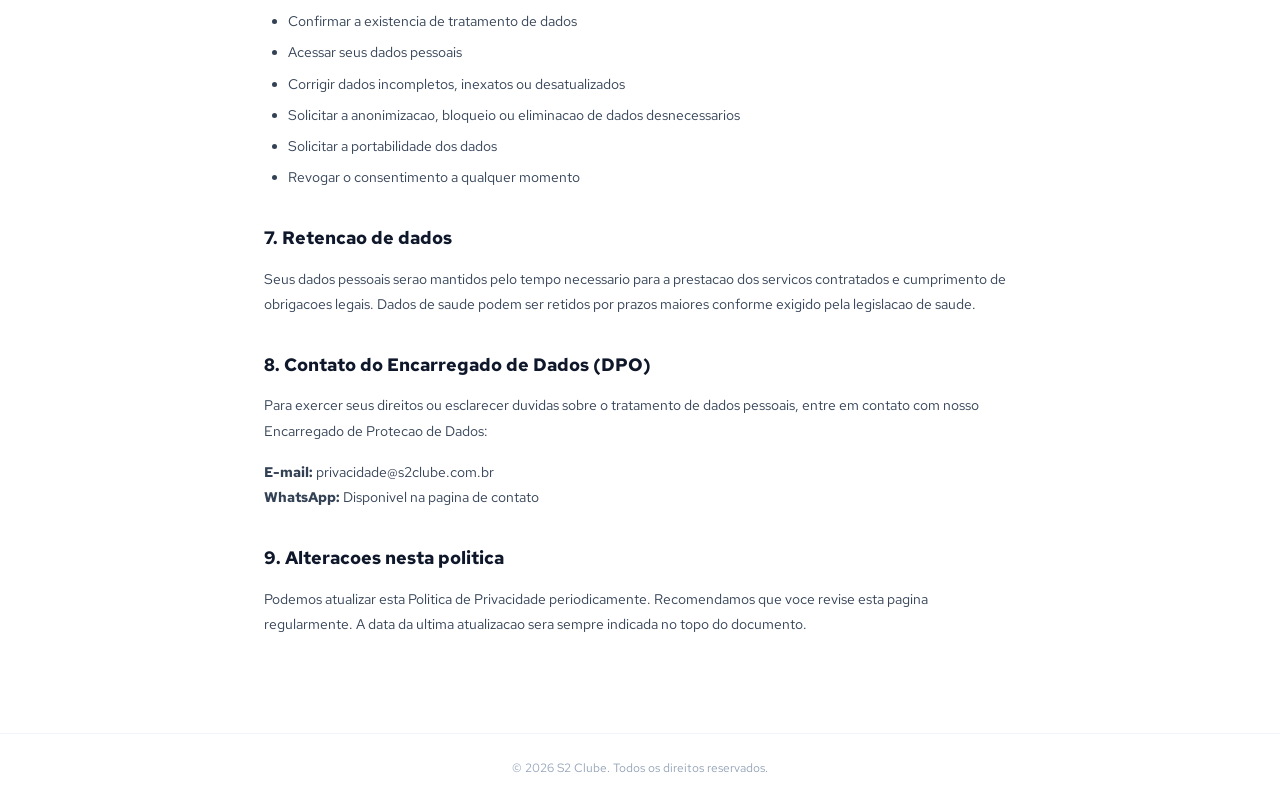
<file: privacidade.html>
<!DOCTYPE html><html lang="pt-BR"><head>
  <meta charset="utf-8">
  <title>Politica de Privacidade | S2 Clube</title>
  <meta content="Politica de Privacidade do S2 Clube - Saude e Sucesso" name="description">
  <meta content="width=device-width, initial-scale=1" name="viewport">
  <link href="images/s2-favicon.svg" rel="shortcut icon" type="image/svg+xml">
  <link href="https://fonts.googleapis.com/css2?family=Red+Hat+Text:wght@300;400;500;600;700;900&display=swap" rel="stylesheet">
  <style>
    * { margin: 0; padding: 0; box-sizing: border-box; }
    body { font-family: 'Red Hat Text', sans-serif; background: #fff; color: #334155; line-height: 1.8; font-size: 14px; }
    .legal-header { padding: 20px 24px; border-bottom: 1px solid #f1f5f9; display: flex; align-items: center; justify-content: space-between; }
    .legal-header a { text-decoration: none; }
    .legal-logo { font-size: 28px; font-weight: 900; color: #e11d48; letter-spacing: -1px; }
    .legal-logo span { font-size: 18px; font-weight: 600; color: #0f172a; margin-left: 4px; }
    .legal-back { font-size: 13px; color: #64748b; text-decoration: none; }
    .legal-back:hover { color: #e11d48; }
    .legal-container { max-width: 800px; margin: 0 auto; padding: 48px 24px 80px; }
    .legal-container h1 { font-size: 32px; font-weight: 900; color: #0f172a; margin-bottom: 8px; }
    .legal-container .legal-date { font-size: 13px; color: #94a3b8; margin-bottom: 40px; }
    .legal-container h2 { font-size: 18px; font-weight: 700; color: #0f172a; margin: 32px 0 12px; }
    .legal-container p { margin-bottom: 16px; }
    .legal-container ul { padding-left: 24px; margin-bottom: 16px; }
    .legal-container ul li { margin-bottom: 6px; }
    .legal-footer { text-align: center; padding: 24px; border-top: 1px solid #f1f5f9; font-size: 12px; color: #94a3b8; }
  </style>
</head>
<body>
  <div class="legal-header">
    <a href="index.html"><span class="legal-logo">S2<span>Clube</span></span></a>
    <a href="index.html" class="legal-back">&larr; Voltar ao site</a>
  </div>
  <div class="legal-container">
    <h1>Politica de Privacidade</h1>
    <p class="legal-date">Ultima atualizacao: Abril de 2026</p>

    <p>A sua privacidade e importante para nos. Esta Politica de Privacidade descreve como o S2 Clube ("nos", "nosso") coleta, utiliza, armazena e protege suas informacoes pessoais quando voce utiliza nossos servicos, incluindo telemedicina, descontos, cashback e sorteios.</p>

    <h2>1. Dados que coletamos</h2>
    <p>Podemos coletar os seguintes dados pessoais:</p>
    <ul>
      <li><strong>Dados de identificacao:</strong> nome completo, CPF, data de nascimento, genero</li>
      <li><strong>Dados de contato:</strong> e-mail, telefone celular</li>
      <li><strong>Dados de saude:</strong> informacoes fornecidas durante consultas medicas (sintomas, historico, diagnosticos)</li>
      <li><strong>Dados de uso:</strong> informacoes sobre como voce utiliza nosso aplicativo e site</li>
      <li><strong>Dados de pagamento:</strong> informacoes de faturamento processadas por nossos parceiros de pagamento</li>
    </ul>

    <h2>2. Como utilizamos seus dados</h2>
    <p>Seus dados pessoais sao utilizados para:</p>
    <ul>
      <li>Prover os servicos contratados (telemedicina, descontos, cashback, sorteios)</li>
      <li>Gerenciar sua conta e assinatura</li>
      <li>Emitir receitas, atestados e pedidos de exames</li>
      <li>Enviar comunicacoes sobre sua conta e beneficios</li>
      <li>Cumprir obrigacoes legais e regulatorias</li>
      <li>Melhorar nossos servicos e experiencia do usuario</li>
    </ul>

    <h2>3. Compartilhamento de dados</h2>
    <p>Seus dados podem ser compartilhados com:</p>
    <ul>
      <li><strong>Profissionais de saude:</strong> medicos e especialistas que realizam seu atendimento</li>
      <li><strong>Parceiros de beneficios:</strong> plataformas de desconto, cashback e sorteios (apenas dados necessarios para a prestacao do servico)</li>
      <li><strong>Processadores de pagamento:</strong> para viabilizar cobrancas e reembolsos</li>
      <li><strong>Autoridades publicas:</strong> quando exigido por lei ou ordem judicial</li>
    </ul>
    <p>Nao vendemos seus dados pessoais a terceiros.</p>

    <h2>4. Cookies e tecnologias de rastreamento</h2>
    <p>Utilizamos cookies e tecnologias similares para melhorar a experiencia de navegacao, analisar o trafego do site e personalizar conteudo. Voce pode gerenciar suas preferencias de cookies nas configuracoes do seu navegador.</p>

    <h2>5. Seguranca dos dados</h2>
    <p>Adotamos medidas tecnicas e organizacionais adequadas para proteger seus dados pessoais contra acesso nao autorizado, perda, alteracao ou destruicao. Os dados de saude sao tratados com nivel adicional de seguranca conforme exigido pela legislacao vigente.</p>

    <h2>6. Seus direitos (LGPD)</h2>
    <p>De acordo com a Lei Geral de Protecao de Dados (Lei 13.709/2018), voce tem direito a:</p>
    <ul>
      <li>Confirmar a existencia de tratamento de dados</li>
      <li>Acessar seus dados pessoais</li>
      <li>Corrigir dados incompletos, inexatos ou desatualizados</li>
      <li>Solicitar a anonimizacao, bloqueio ou eliminacao de dados desnecessarios</li>
      <li>Solicitar a portabilidade dos dados</li>
      <li>Revogar o consentimento a qualquer momento</li>
    </ul>

    <h2>7. Retencao de dados</h2>
    <p>Seus dados pessoais serao mantidos pelo tempo necessario para a prestacao dos servicos contratados e cumprimento de obrigacoes legais. Dados de saude podem ser retidos por prazos maiores conforme exigido pela legislacao de saude.</p>

    <h2>8. Contato do Encarregado de Dados (DPO)</h2>
    <p>Para exercer seus direitos ou esclarecer duvidas sobre o tratamento de dados pessoais, entre em contato com nosso Encarregado de Protecao de Dados:</p>
    <p><strong>E-mail:</strong> privacidade@s2clube.com.br<br>
    <strong>WhatsApp:</strong> Disponivel na pagina de contato</p>

    <h2>9. Alteracoes nesta politica</h2>
    <p>Podemos atualizar esta Politica de Privacidade periodicamente. Recomendamos que voce revise esta pagina regularmente. A data da ultima atualizacao sera sempre indicada no topo do documento.</p>
  </div>
  <div class="legal-footer">&copy; 2026 S2 Clube. Todos os direitos reservados.</div>
</body>
</html>
</file>
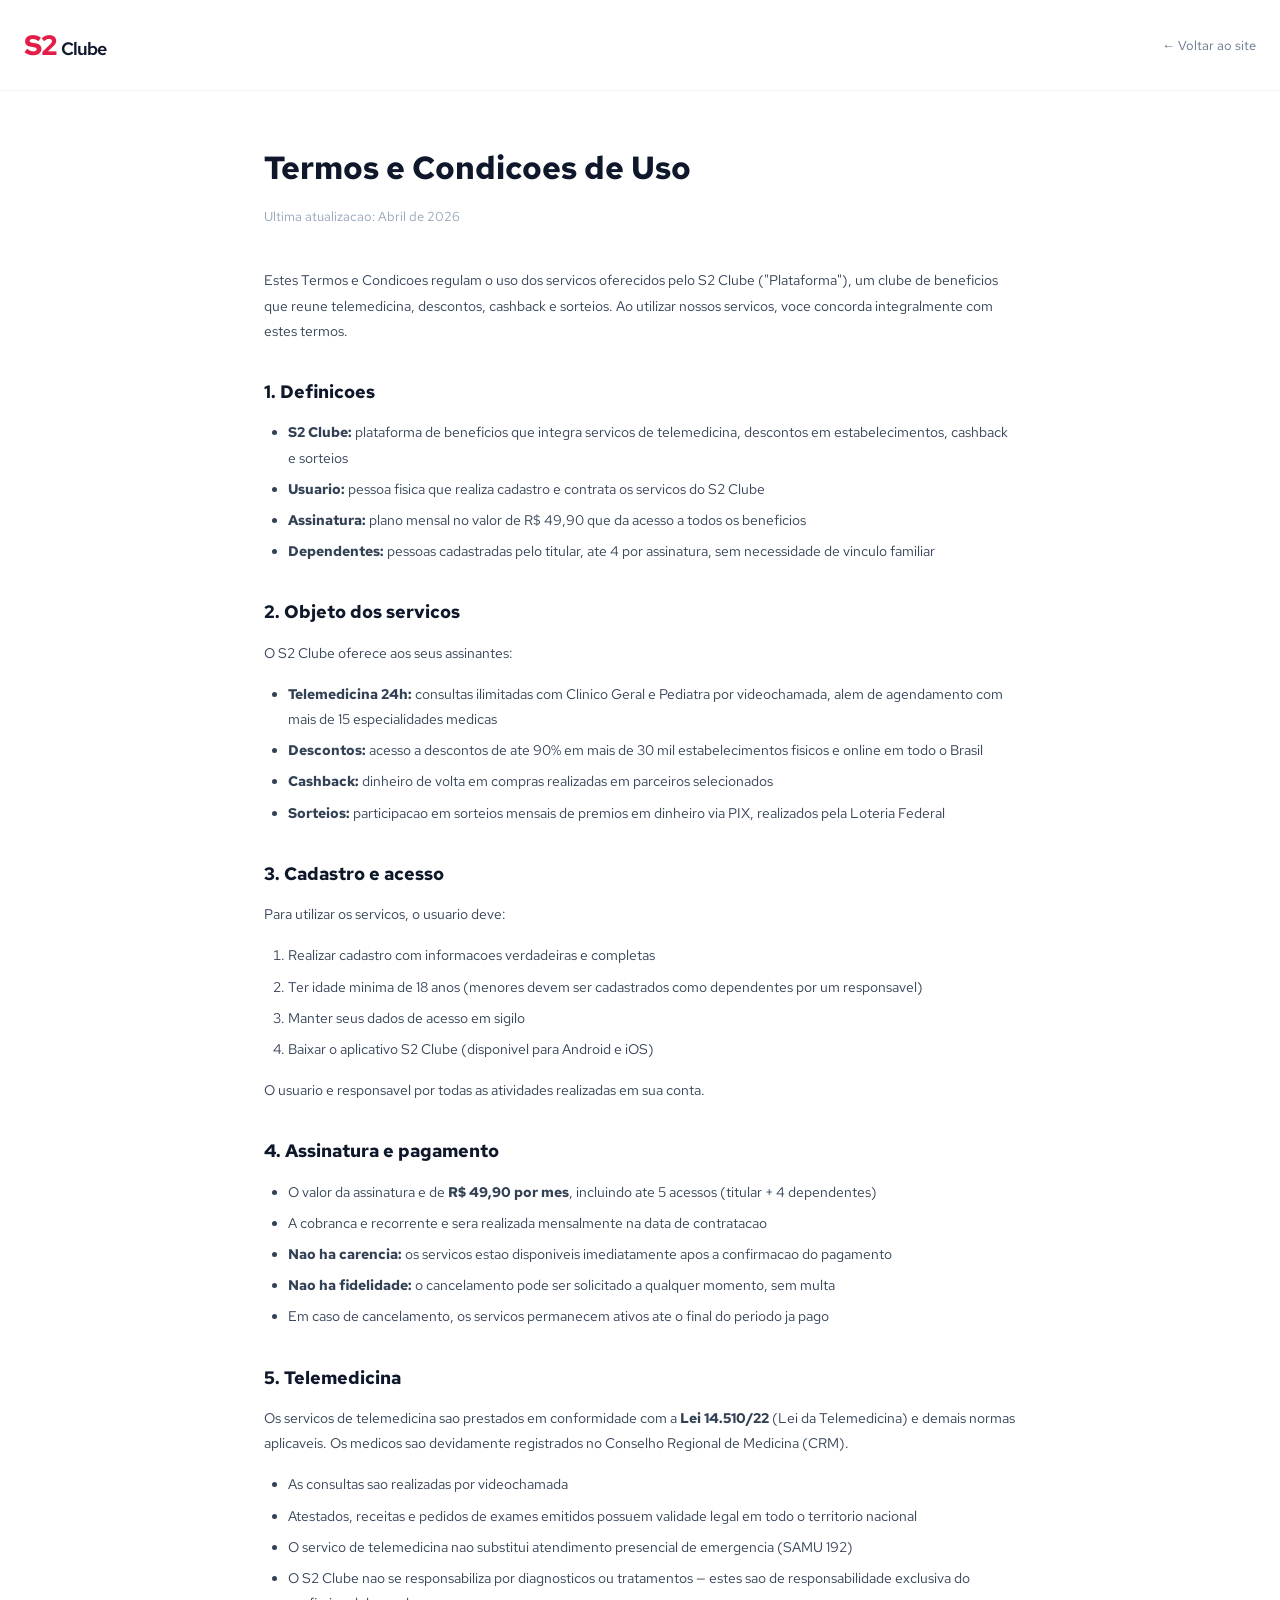
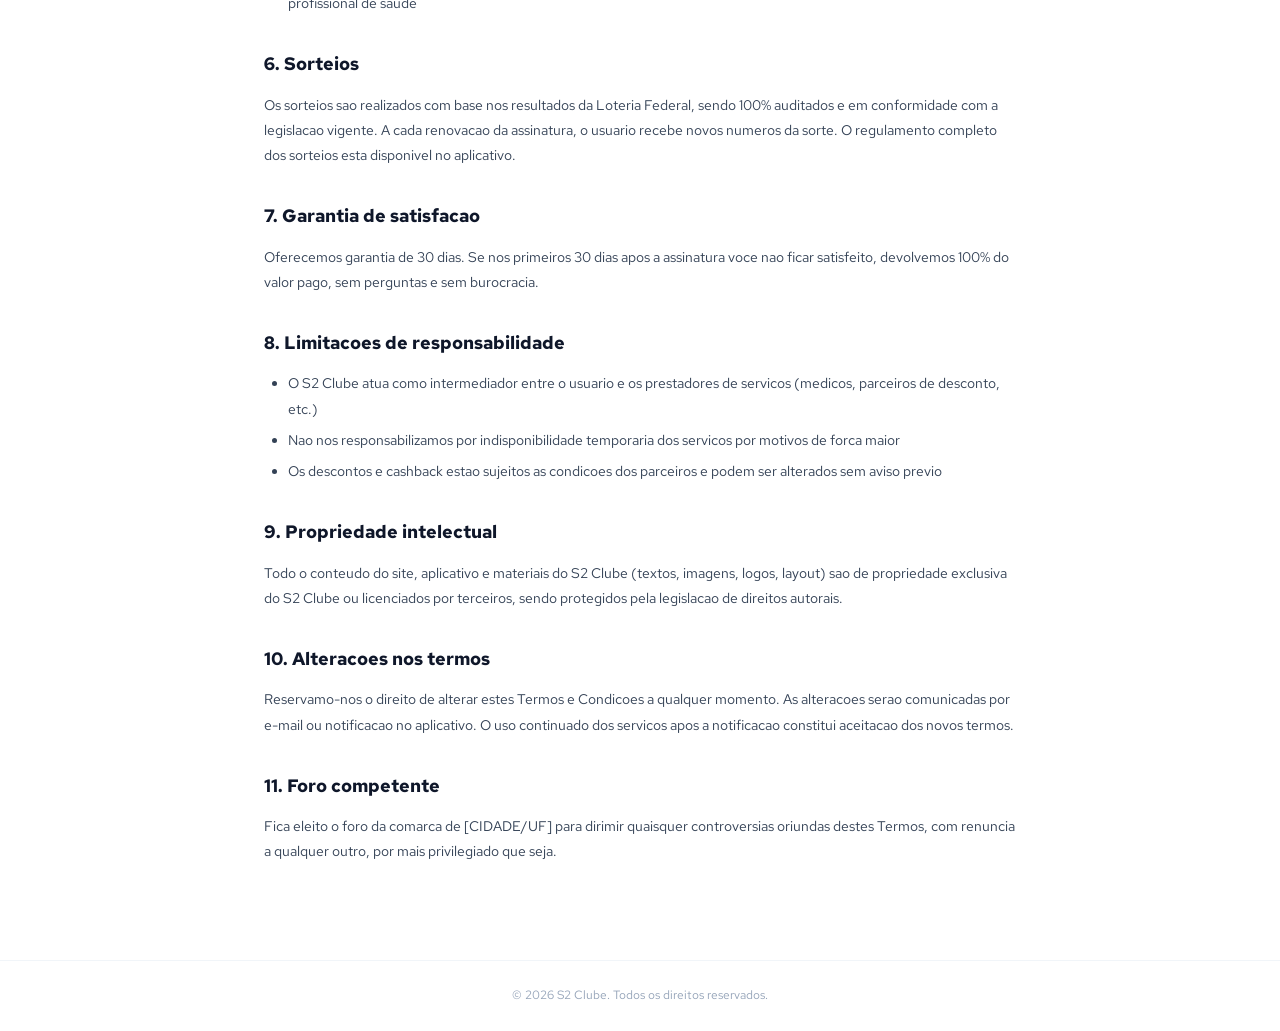
<file: termos.html>
<!DOCTYPE html><html lang="pt-BR"><head>
  <meta charset="utf-8">
  <title>Termos e Condicoes | S2 Clube</title>
  <meta content="Termos e Condicoes de uso do S2 Clube - Saude e Sucesso" name="description">
  <meta content="width=device-width, initial-scale=1" name="viewport">
  <link href="images/s2-favicon.svg" rel="shortcut icon" type="image/svg+xml">
  <link href="https://fonts.googleapis.com/css2?family=Red+Hat+Text:wght@300;400;500;600;700;900&display=swap" rel="stylesheet">
  <style>
    * { margin: 0; padding: 0; box-sizing: border-box; }
    body { font-family: 'Red Hat Text', sans-serif; background: #fff; color: #334155; line-height: 1.8; font-size: 14px; }
    .legal-header { padding: 20px 24px; border-bottom: 1px solid #f1f5f9; display: flex; align-items: center; justify-content: space-between; }
    .legal-header a { text-decoration: none; }
    .legal-logo { font-size: 28px; font-weight: 900; color: #e11d48; letter-spacing: -1px; }
    .legal-logo span { font-size: 18px; font-weight: 600; color: #0f172a; margin-left: 4px; }
    .legal-back { font-size: 13px; color: #64748b; text-decoration: none; }
    .legal-back:hover { color: #e11d48; }
    .legal-container { max-width: 800px; margin: 0 auto; padding: 48px 24px 80px; }
    .legal-container h1 { font-size: 32px; font-weight: 900; color: #0f172a; margin-bottom: 8px; }
    .legal-container .legal-date { font-size: 13px; color: #94a3b8; margin-bottom: 40px; }
    .legal-container h2 { font-size: 18px; font-weight: 700; color: #0f172a; margin: 32px 0 12px; }
    .legal-container p { margin-bottom: 16px; }
    .legal-container ul, .legal-container ol { padding-left: 24px; margin-bottom: 16px; }
    .legal-container ul li, .legal-container ol li { margin-bottom: 6px; }
    .legal-footer { text-align: center; padding: 24px; border-top: 1px solid #f1f5f9; font-size: 12px; color: #94a3b8; }
  </style>
</head>
<body>
  <div class="legal-header">
    <a href="index.html"><span class="legal-logo">S2<span>Clube</span></span></a>
    <a href="index.html" class="legal-back">&larr; Voltar ao site</a>
  </div>
  <div class="legal-container">
    <h1>Termos e Condicoes de Uso</h1>
    <p class="legal-date">Ultima atualizacao: Abril de 2026</p>

    <p>Estes Termos e Condicoes regulam o uso dos servicos oferecidos pelo S2 Clube ("Plataforma"), um clube de beneficios que reune telemedicina, descontos, cashback e sorteios. Ao utilizar nossos servicos, voce concorda integralmente com estes termos.</p>

    <h2>1. Definicoes</h2>
    <ul>
      <li><strong>S2 Clube:</strong> plataforma de beneficios que integra servicos de telemedicina, descontos em estabelecimentos, cashback e sorteios</li>
      <li><strong>Usuario:</strong> pessoa fisica que realiza cadastro e contrata os servicos do S2 Clube</li>
      <li><strong>Assinatura:</strong> plano mensal no valor de R$ 49,90 que da acesso a todos os beneficios</li>
      <li><strong>Dependentes:</strong> pessoas cadastradas pelo titular, ate 4 por assinatura, sem necessidade de vinculo familiar</li>
    </ul>

    <h2>2. Objeto dos servicos</h2>
    <p>O S2 Clube oferece aos seus assinantes:</p>
    <ul>
      <li><strong>Telemedicina 24h:</strong> consultas ilimitadas com Clinico Geral e Pediatra por videochamada, alem de agendamento com mais de 15 especialidades medicas</li>
      <li><strong>Descontos:</strong> acesso a descontos de ate 90% em mais de 30 mil estabelecimentos fisicos e online em todo o Brasil</li>
      <li><strong>Cashback:</strong> dinheiro de volta em compras realizadas em parceiros selecionados</li>
      <li><strong>Sorteios:</strong> participacao em sorteios mensais de premios em dinheiro via PIX, realizados pela Loteria Federal</li>
    </ul>

    <h2>3. Cadastro e acesso</h2>
    <p>Para utilizar os servicos, o usuario deve:</p>
    <ol>
      <li>Realizar cadastro com informacoes verdadeiras e completas</li>
      <li>Ter idade minima de 18 anos (menores devem ser cadastrados como dependentes por um responsavel)</li>
      <li>Manter seus dados de acesso em sigilo</li>
      <li>Baixar o aplicativo S2 Clube (disponivel para Android e iOS)</li>
    </ol>
    <p>O usuario e responsavel por todas as atividades realizadas em sua conta.</p>

    <h2>4. Assinatura e pagamento</h2>
    <ul>
      <li>O valor da assinatura e de <strong>R$ 49,90 por mes</strong>, incluindo ate 5 acessos (titular + 4 dependentes)</li>
      <li>A cobranca e recorrente e sera realizada mensalmente na data de contratacao</li>
      <li><strong>Nao ha carencia:</strong> os servicos estao disponiveis imediatamente apos a confirmacao do pagamento</li>
      <li><strong>Nao ha fidelidade:</strong> o cancelamento pode ser solicitado a qualquer momento, sem multa</li>
      <li>Em caso de cancelamento, os servicos permanecem ativos ate o final do periodo ja pago</li>
    </ul>

    <h2>5. Telemedicina</h2>
    <p>Os servicos de telemedicina sao prestados em conformidade com a <strong>Lei 14.510/22</strong> (Lei da Telemedicina) e demais normas aplicaveis. Os medicos sao devidamente registrados no Conselho Regional de Medicina (CRM).</p>
    <ul>
      <li>As consultas sao realizadas por videochamada</li>
      <li>Atestados, receitas e pedidos de exames emitidos possuem validade legal em todo o territorio nacional</li>
      <li>O servico de telemedicina nao substitui atendimento presencial de emergencia (SAMU 192)</li>
      <li>O S2 Clube nao se responsabiliza por diagnosticos ou tratamentos — estes sao de responsabilidade exclusiva do profissional de saude</li>
    </ul>

    <h2>6. Sorteios</h2>
    <p>Os sorteios sao realizados com base nos resultados da Loteria Federal, sendo 100% auditados e em conformidade com a legislacao vigente. A cada renovacao da assinatura, o usuario recebe novos numeros da sorte. O regulamento completo dos sorteios esta disponivel no aplicativo.</p>

    <h2>7. Garantia de satisfacao</h2>
    <p>Oferecemos garantia de 30 dias. Se nos primeiros 30 dias apos a assinatura voce nao ficar satisfeito, devolvemos 100% do valor pago, sem perguntas e sem burocracia.</p>

    <h2>8. Limitacoes de responsabilidade</h2>
    <ul>
      <li>O S2 Clube atua como intermediador entre o usuario e os prestadores de servicos (medicos, parceiros de desconto, etc.)</li>
      <li>Nao nos responsabilizamos por indisponibilidade temporaria dos servicos por motivos de forca maior</li>
      <li>Os descontos e cashback estao sujeitos as condicoes dos parceiros e podem ser alterados sem aviso previo</li>
    </ul>

    <h2>9. Propriedade intelectual</h2>
    <p>Todo o conteudo do site, aplicativo e materiais do S2 Clube (textos, imagens, logos, layout) sao de propriedade exclusiva do S2 Clube ou licenciados por terceiros, sendo protegidos pela legislacao de direitos autorais.</p>

    <h2>10. Alteracoes nos termos</h2>
    <p>Reservamo-nos o direito de alterar estes Termos e Condicoes a qualquer momento. As alteracoes serao comunicadas por e-mail ou notificacao no aplicativo. O uso continuado dos servicos apos a notificacao constitui aceitacao dos novos termos.</p>

    <h2>11. Foro competente</h2>
    <p>Fica eleito o foro da comarca de [CIDADE/UF] para dirimir quaisquer controversias oriundas destes Termos, com renuncia a qualquer outro, por mais privilegiado que seja.</p>
  </div>
  <div class="legal-footer">&copy; 2026 S2 Clube. Todos os direitos reservados.</div>
</body>
</html>
</file>
<file: css/components.css>
@font-face {
  font-family: 'webflow-icons';
  src: url("[data-uri]") format('truetype');
  font-weight: normal;
  font-style: normal;
}
[class^="w-icon-"],
[class*=" w-icon-"] {
  /* use !important to prevent issues with browser extensions that change fonts */
  font-family: 'webflow-icons' !important;
  speak: none;
  font-style: normal;
  font-weight: normal;
  font-variant: normal;
  text-transform: none;
  line-height: 1;
  /* Better Font Rendering =========== */
  -webkit-font-smoothing: antialiased;
  -moz-osx-font-smoothing: grayscale;
}
.w-icon-slider-right:before {
  content: "\e600";
}
.w-icon-slider-left:before {
  content: "\e601";
}
.w-icon-nav-menu:before {
  content: "\e602";
}
.w-icon-arrow-down:before,
.w-icon-dropdown-toggle:before {
  content: "\e603";
}
.w-icon-file-upload-remove:before {
  content: "\e900";
}
.w-icon-file-upload-icon:before {
  content: "\e903";
}
* {
  -webkit-box-sizing: border-box;
  -moz-box-sizing: border-box;
  box-sizing: border-box;
}
html {
  height: 100%;
}
body {
  margin: 0;
  min-height: 100%;
  background-color: #fff;
  font-family: Arial, sans-serif;
  font-size: 14px;
  line-height: 20px;
  color: #333;
}
img {
  max-width: 100%;
  vertical-align: middle;
  display: inline-block;
}
html.w-mod-touch * {
  background-attachment: scroll !important;
}
.w-block {
  display: block;
}
.w-inline-block {
  max-width: 100%;
  display: inline-block;
}
.w-clearfix:before,
.w-clearfix:after {
  content: " ";
  display: table;
  grid-column-start: 1;
  grid-row-start: 1;
  grid-column-end: 2;
  grid-row-end: 2;
}
.w-clearfix:after {
  clear: both;
}
.w-hidden {
  display: none;
}
.w-button {
  display: inline-block;
  padding: 9px 15px;
  background-color: #3898EC;
  color: white;
  border: 0;
  line-height: inherit;
  text-decoration: none;
  cursor: pointer;
  border-radius: 0;
}
input.w-button {
  -webkit-appearance: button;
}
html[data-w-dynpage] [data-w-cloak] {
  color: transparent !important;
}
.w-code-block {
  margin: unset;
}
pre.w-code-block code {
  all: inherit;
}
.w-optimization {
  display: contents;
}
.w-webflow-badge,
.w-webflow-badge > img {
  box-sizing: unset;
  width: unset;
  height: unset;
  max-height: unset;
  max-width: unset;
  min-height: unset;
  min-width: unset;
  margin: unset;
  padding: unset;
  float: unset;
  clear: unset;
  border: unset;
  border-radius: unset;
  background: unset;
  background-image: unset;
  background-position: unset;
  background-size: unset;
  background-repeat: unset;
  background-origin: unset;
  background-clip: unset;
  background-attachment: unset;
  background-color: unset;
  box-shadow: unset;
  transform: unset;
  transition: unset;
  direction: unset;
  font-family: unset;
  font-weight: unset;
  color: unset;
  font-size: unset;
  line-height: unset;
  font-style: unset;
  font-variant: unset;
  text-align: unset;
  letter-spacing: unset;
  text-decoration: unset;
  text-indent: unset;
  text-transform: unset;
  list-style-type: unset;
  text-shadow: unset;
  vertical-align: unset;
  cursor: unset;
  white-space: unset;
  word-break: unset;
  word-spacing: unset;
  word-wrap: unset;
}
.w-webflow-badge {
  position: fixed !important;
  display: inline-block !important;
  visibility: visible !important;
  opacity: 1 !important;
  z-index: 2147483647 !important;
  top: auto !important;
  right: 12px !important;
  bottom: 12px !important;
  left: auto !important;
  color: #aaadb0 !important;
  background-color: #fff !important;
  border-radius: 3px !important;
  padding: 6px !important;
  font-size: 12px !important;
  line-height: 14px !important;
  text-decoration: none !important;
  transform: none !important;
  margin: 0 !important;
  width: auto !important;
  height: auto !important;
  overflow: unset !important;
  white-space: nowrap;
  box-shadow: 0 0 0 1px rgba(0, 0, 0, 0.1), 0px 1px 3px rgba(0, 0, 0, 0.1);
  cursor: pointer;
}
.w-webflow-badge > img {
  position: unset;
  display: inline-block !important;
  visibility: unset !important;
  opacity: 1 !important;
  vertical-align: middle !important;
}
h1,
h2,
h3,
h4,
h5,
h6 {
  font-weight: bold;
  margin-bottom: 10px;
}
h1 {
  font-size: 38px;
  line-height: 44px;
  margin-top: 20px;
}
h2 {
  font-size: 32px;
  line-height: 36px;
  margin-top: 20px;
}
h3 {
  font-size: 24px;
  line-height: 30px;
  margin-top: 20px;
}
h4 {
  font-size: 18px;
  line-height: 24px;
  margin-top: 10px;
}
h5 {
  font-size: 14px;
  line-height: 20px;
  margin-top: 10px;
}
h6 {
  font-size: 12px;
  line-height: 18px;
  margin-top: 10px;
}
p {
  margin-top: 0;
  margin-bottom: 10px;
}
blockquote {
  margin: 0 0 10px 0;
  padding: 10px 20px;
  border-left: 5px solid #E2E2E2;
  font-size: 18px;
  line-height: 22px;
}
figure {
  margin: 0;
  margin-bottom: 10px;
}
figcaption {
  margin-top: 5px;
  text-align: center;
}
ul,
ol {
  margin-top: 0px;
  margin-bottom: 10px;
  padding-left: 40px;
}
.w-list-unstyled {
  padding-left: 0;
  list-style: none;
}
.w-embed:before,
.w-embed:after {
  content: " ";
  display: table;
  grid-column-start: 1;
  grid-row-start: 1;
  grid-column-end: 2;
  grid-row-end: 2;
}
.w-embed:after {
  clear: both;
}
.w-video {
  width: 100%;
  position: relative;
  padding: 0;
}
.w-video iframe,
.w-video object,
.w-video embed {
  position: absolute;
  top: 0;
  left: 0;
  width: 100%;
  height: 100%;
  border: none;
}
fieldset {
  padding: 0;
  margin: 0;
  border: 0;
}
button,
[type='button'],
[type='reset'] {
  border: 0;
  cursor: pointer;
  -webkit-appearance: button;
}
.w-form {
  margin: 0 0 15px;
}
.w-form-done {
  display: none;
  padding: 20px;
  text-align: center;
  background-color: #dddddd;
}
.w-form-fail {
  display: none;
  margin-top: 10px;
  padding: 10px;
  background-color: #ffdede;
}
label {
  display: block;
  margin-bottom: 5px;
  font-weight: bold;
}
.w-input,
.w-select {
  display: block;
  width: 100%;
  height: 38px;
  padding: 8px 12px;
  margin-bottom: 10px;
  font-size: 14px;
  line-height: 1.42857143;
  color: #333333;
  vertical-align: middle;
  background-color: #ffffff;
  border: 1px solid #cccccc;
}
.w-input::placeholder,
.w-select::placeholder {
  color: #999;
}
.w-input:focus,
.w-select:focus {
  border-color: #3898EC;
  outline: 0;
}
.w-input[disabled],
.w-select[disabled],
.w-input[readonly],
.w-select[readonly],
fieldset[disabled] .w-input,
fieldset[disabled] .w-select {
  cursor: not-allowed;
}
.w-input[disabled]:not(.w-input-disabled),
.w-select[disabled]:not(.w-input-disabled),
.w-input[readonly],
.w-select[readonly],
fieldset[disabled]:not(.w-input-disabled) .w-input,
fieldset[disabled]:not(.w-input-disabled) .w-select {
  background-color: #eeeeee;
}
textarea.w-input,
textarea.w-select {
  height: auto;
}
.w-select {
  background-color: #f3f3f3;
}
.w-select[multiple] {
  height: auto;
}
.w-form-label {
  display: inline-block;
  cursor: pointer;
  font-weight: normal;
  margin-bottom: 0px;
}
.w-radio {
  display: block;
  margin-bottom: 5px;
  padding-left: 20px;
}
.w-radio:before,
.w-radio:after {
  content: " ";
  display: table;
  grid-column-start: 1;
  grid-row-start: 1;
  grid-column-end: 2;
  grid-row-end: 2;
}
.w-radio:after {
  clear: both;
}
.w-radio-input {
  margin: 4px 0 0;
  line-height: normal;
  float: left;
  margin-left: -20px;
}
.w-radio-input {
  margin-top: 3px;
}
.w-file-upload {
  display: block;
  margin-bottom: 10px;
}
.w-file-upload-input {
  width: 0.1px;
  height: 0.1px;
  opacity: 0;
  overflow: hidden;
  position: absolute;
  z-index: -100;
}
.w-file-upload-default,
.w-file-upload-uploading,
.w-file-upload-success {
  display: inline-block;
  color: #333333;
}
.w-file-upload-error {
  display: block;
  margin-top: 10px;
}
.w-file-upload-default.w-hidden,
.w-file-upload-uploading.w-hidden,
.w-file-upload-error.w-hidden,
.w-file-upload-success.w-hidden {
  display: none;
}
.w-file-upload-uploading-btn {
  display: flex;
  font-size: 14px;
  font-weight: normal;
  cursor: pointer;
  margin: 0;
  padding: 8px 12px;
  border: 1px solid #cccccc;
  background-color: #fafafa;
}
.w-file-upload-file {
  display: flex;
  flex-grow: 1;
  justify-content: space-between;
  margin: 0;
  padding: 8px 9px 8px 11px;
  border: 1px solid #cccccc;
  background-color: #fafafa;
}
.w-file-upload-file-name {
  font-size: 14px;
  font-weight: normal;
  display: block;
}
.w-file-remove-link {
  margin-top: 3px;
  margin-left: 10px;
  width: auto;
  height: auto;
  padding: 3px;
  display: block;
  cursor: pointer;
}
.w-icon-file-upload-remove {
  margin: auto;
  font-size: 10px;
}
.w-file-upload-error-msg {
  display: inline-block;
  color: #ea384c;
  padding: 2px 0;
}
.w-file-upload-info {
  display: inline-block;
  line-height: 38px;
  padding: 0 12px;
}
.w-file-upload-label {
  display: inline-block;
  font-size: 14px;
  font-weight: normal;
  cursor: pointer;
  margin: 0;
  padding: 8px 12px;
  border: 1px solid #cccccc;
  background-color: #fafafa;
}
.w-icon-file-upload-icon,
.w-icon-file-upload-uploading {
  display: inline-block;
  margin-right: 8px;
  width: 20px;
}
.w-icon-file-upload-uploading {
  height: 20px;
}
.w-container {
  margin-left: auto;
  margin-right: auto;
  max-width: 940px;
}
.w-container:before,
.w-container:after {
  content: " ";
  display: table;
  grid-column-start: 1;
  grid-row-start: 1;
  grid-column-end: 2;
  grid-row-end: 2;
}
.w-container:after {
  clear: both;
}
.w-container .w-row {
  margin-left: -10px;
  margin-right: -10px;
}
.w-row:before,
.w-row:after {
  content: " ";
  display: table;
  grid-column-start: 1;
  grid-row-start: 1;
  grid-column-end: 2;
  grid-row-end: 2;
}
.w-row:after {
  clear: both;
}
.w-row .w-row {
  margin-left: 0;
  margin-right: 0;
}
.w-col {
  position: relative;
  float: left;
  width: 100%;
  min-height: 1px;
  padding-left: 10px;
  padding-right: 10px;
}
.w-col .w-col {
  padding-left: 0;
  padding-right: 0;
}
.w-col-1 {
  width: 8.33333333%;
}
.w-col-2 {
  width: 16.66666667%;
}
.w-col-3 {
  width: 25%;
}
.w-col-4 {
  width: 33.33333333%;
}
.w-col-5 {
  width: 41.66666667%;
}
.w-col-6 {
  width: 50%;
}
.w-col-7 {
  width: 58.33333333%;
}
.w-col-8 {
  width: 66.66666667%;
}
.w-col-9 {
  width: 75%;
}
.w-col-10 {
  width: 83.33333333%;
}
.w-col-11 {
  width: 91.66666667%;
}
.w-col-12 {
  width: 100%;
}
.w-hidden-main {
  display: none !important;
}
@media screen and (max-width: 991px) {
  .w-container {
    max-width: 728px;
  }
  .w-hidden-main {
    display: inherit !important;
  }
  .w-hidden-medium {
    display: none !important;
  }
  .w-col-medium-1 {
    width: 8.33333333%;
  }
  .w-col-medium-2 {
    width: 16.66666667%;
  }
  .w-col-medium-3 {
    width: 25%;
  }
  .w-col-medium-4 {
    width: 33.33333333%;
  }
  .w-col-medium-5 {
    width: 41.66666667%;
  }
  .w-col-medium-6 {
    width: 50%;
  }
  .w-col-medium-7 {
    width: 58.33333333%;
  }
  .w-col-medium-8 {
    width: 66.66666667%;
  }
  .w-col-medium-9 {
    width: 75%;
  }
  .w-col-medium-10 {
    width: 83.33333333%;
  }
  .w-col-medium-11 {
    width: 91.66666667%;
  }
  .w-col-medium-12 {
    width: 100%;
  }
  .w-col-stack {
    width: 100%;
    left: auto;
    right: auto;
  }
}
@media screen and (max-width: 767px) {
  .w-hidden-main {
    display: inherit !important;
  }
  .w-hidden-medium {
    display: inherit !important;
  }
  .w-hidden-small {
    display: none !important;
  }
  .w-row,
  .w-container .w-row {
    margin-left: 0;
    margin-right: 0;
  }
  .w-col {
    width: 100%;
    left: auto;
    right: auto;
  }
  .w-col-small-1 {
    width: 8.33333333%;
  }
  .w-col-small-2 {
    width: 16.66666667%;
  }
  .w-col-small-3 {
    width: 25%;
  }
  .w-col-small-4 {
    width: 33.33333333%;
  }
  .w-col-small-5 {
    width: 41.66666667%;
  }
  .w-col-small-6 {
    width: 50%;
  }
  .w-col-small-7 {
    width: 58.33333333%;
  }
  .w-col-small-8 {
    width: 66.66666667%;
  }
  .w-col-small-9 {
    width: 75%;
  }
  .w-col-small-10 {
    width: 83.33333333%;
  }
  .w-col-small-11 {
    width: 91.66666667%;
  }
  .w-col-small-12 {
    width: 100%;
  }
}
@media screen and (max-width: 479px) {
  .w-container {
    max-width: none;
  }
  .w-hidden-main {
    display: inherit !important;
  }
  .w-hidden-medium {
    display: inherit !important;
  }
  .w-hidden-small {
    display: inherit !important;
  }
  .w-hidden-tiny {
    display: none !important;
  }
  .w-col {
    width: 100%;
  }
  .w-col-tiny-1 {
    width: 8.33333333%;
  }
  .w-col-tiny-2 {
    width: 16.66666667%;
  }
  .w-col-tiny-3 {
    width: 25%;
  }
  .w-col-tiny-4 {
    width: 33.33333333%;
  }
  .w-col-tiny-5 {
    width: 41.66666667%;
  }
  .w-col-tiny-6 {
    width: 50%;
  }
  .w-col-tiny-7 {
    width: 58.33333333%;
  }
  .w-col-tiny-8 {
    width: 66.66666667%;
  }
  .w-col-tiny-9 {
    width: 75%;
  }
  .w-col-tiny-10 {
    width: 83.33333333%;
  }
  .w-col-tiny-11 {
    width: 91.66666667%;
  }
  .w-col-tiny-12 {
    width: 100%;
  }
}
.w-widget {
  position: relative;
}
.w-widget-map {
  width: 100%;
  height: 400px;
}
.w-widget-map label {
  width: auto;
  display: inline;
}
.w-widget-map img {
  max-width: inherit;
}
.w-widget-map .gm-style-iw {
  text-align: center;
}
.w-widget-map .gm-style-iw > button {
  display: none !important;
}
.w-widget-twitter {
  overflow: hidden;
}
.w-widget-twitter-count-shim {
  display: inline-block;
  vertical-align: top;
  position: relative;
  width: 28px;
  height: 20px;
  text-align: center;
  background: white;
  border: #758696 solid 1px;
  border-radius: 3px;
}
.w-widget-twitter-count-shim * {
  pointer-events: none;
  user-select: none;
}
.w-widget-twitter-count-shim .w-widget-twitter-count-inner {
  position: relative;
  font-size: 15px;
  line-height: 12px;
  text-align: center;
  color: #999;
  font-family: serif;
}
.w-widget-twitter-count-shim .w-widget-twitter-count-clear {
  position: relative;
  display: block;
}
.w-widget-twitter-count-shim.w--large {
  width: 36px;
  height: 28px;
}
.w-widget-twitter-count-shim.w--large .w-widget-twitter-count-inner {
  font-size: 18px;
  line-height: 18px;
}
.w-widget-twitter-count-shim:not(.w--vertical) {
  margin-left: 5px;
  margin-right: 8px;
}
.w-widget-twitter-count-shim:not(.w--vertical).w--large {
  margin-left: 6px;
}
.w-widget-twitter-count-shim:not(.w--vertical):before,
.w-widget-twitter-count-shim:not(.w--vertical):after {
  top: 50%;
  left: 0;
  border: solid transparent;
  content: ' ';
  height: 0;
  width: 0;
  position: absolute;
  pointer-events: none;
}
.w-widget-twitter-count-shim:not(.w--vertical):before {
  border-color: rgba(117, 134, 150, 0);
  border-right-color: #5d6c7b;
  border-width: 4px;
  margin-left: -9px;
  margin-top: -4px;
}
.w-widget-twitter-count-shim:not(.w--vertical).w--large:before {
  border-width: 5px;
  margin-left: -10px;
  margin-top: -5px;
}
.w-widget-twitter-count-shim:not(.w--vertical):after {
  border-color: rgba(255, 255, 255, 0);
  border-right-color: white;
  border-width: 4px;
  margin-left: -8px;
  margin-top: -4px;
}
.w-widget-twitter-count-shim:not(.w--vertical).w--large:after {
  border-width: 5px;
  margin-left: -9px;
  margin-top: -5px;
}
.w-widget-twitter-count-shim.w--vertical {
  width: 61px;
  height: 33px;
  margin-bottom: 8px;
}
.w-widget-twitter-count-shim.w--vertical:before,
.w-widget-twitter-count-shim.w--vertical:after {
  top: 100%;
  left: 50%;
  border: solid transparent;
  content: ' ';
  height: 0;
  width: 0;
  position: absolute;
  pointer-events: none;
}
.w-widget-twitter-count-shim.w--vertical:before {
  border-color: rgba(117, 134, 150, 0);
  border-top-color: #5d6c7b;
  border-width: 5px;
  margin-left: -5px;
}
.w-widget-twitter-count-shim.w--vertical:after {
  border-color: rgba(255, 255, 255, 0);
  border-top-color: white;
  border-width: 4px;
  margin-left: -4px;
}
.w-widget-twitter-count-shim.w--vertical .w-widget-twitter-count-inner {
  font-size: 18px;
  line-height: 22px;
}
.w-widget-twitter-count-shim.w--vertical.w--large {
  width: 76px;
}
.w-background-video {
  position: relative;
  overflow: hidden;
  height: 500px;
  color: white;
}
.w-background-video > video {
  background-size: cover;
  background-position: 50% 50%;
  position: absolute;
  margin: auto;
  width: 100%;
  height: 100%;
  right: -100%;
  bottom: -100%;
  top: -100%;
  left: -100%;
  object-fit: cover;
  z-index: -100;
}
.w-background-video > video::-webkit-media-controls-start-playback-button {
  display: none !important;
  -webkit-appearance: none;
}
.w-background-video--control {
  position: absolute;
  bottom: 1em;
  right: 1em;
  background-color: transparent;
  padding: 0;
}
.w-background-video--control > [hidden] {
  display: none !important;
}
.w-slider {
  position: relative;
  height: 300px;
  text-align: center;
  background: #dddddd;
  clear: both;
  -webkit-tap-highlight-color: rgba(0, 0, 0, 0);
  tap-highlight-color: rgba(0, 0, 0, 0);
}
.w-slider-mask {
  position: relative;
  display: block;
  overflow: hidden;
  z-index: 1;
  left: 0;
  right: 0;
  height: 100%;
  white-space: nowrap;
}
.w-slide {
  position: relative;
  display: inline-block;
  vertical-align: top;
  width: 100%;
  height: 100%;
  white-space: normal;
  text-align: left;
}
.w-slider-nav {
  position: absolute;
  z-index: 2;
  top: auto;
  right: 0;
  bottom: 0;
  left: 0;
  margin: auto;
  padding-top: 10px;
  height: 40px;
  text-align: center;
  -webkit-tap-highlight-color: rgba(0, 0, 0, 0);
  tap-highlight-color: rgba(0, 0, 0, 0);
}
.w-slider-nav.w-round > div {
  border-radius: 100%;
}
.w-slider-nav.w-num > div {
  width: auto;
  height: auto;
  padding: 0.2em 0.5em;
  font-size: inherit;
  line-height: inherit;
}
.w-slider-nav.w-shadow > div {
  box-shadow: 0 0 3px rgba(51, 51, 51, 0.4);
}
.w-slider-nav-invert {
  color: #fff;
}
.w-slider-nav-invert > div {
  background-color: rgba(34, 34, 34, 0.4);
}
.w-slider-nav-invert > div.w-active {
  background-color: #222;
}
.w-slider-dot {
  position: relative;
  display: inline-block;
  width: 1em;
  height: 1em;
  background-color: rgba(255, 255, 255, 0.4);
  cursor: pointer;
  margin: 0 3px 0.5em;
  transition: background-color 100ms, color 100ms;
}
.w-slider-dot.w-active {
  background-color: #fff;
}
.w-slider-dot:focus {
  outline: none;
  box-shadow: 0px 0px 0px 2px #fff;
}
.w-slider-dot:focus.w-active {
  box-shadow: none;
}
.w-slider-arrow-left,
.w-slider-arrow-right {
  position: absolute;
  width: 80px;
  top: 0;
  right: 0;
  bottom: 0;
  left: 0;
  margin: auto;
  cursor: pointer;
  overflow: hidden;
  color: white;
  font-size: 40px;
  -webkit-tap-highlight-color: rgba(0, 0, 0, 0);
  tap-highlight-color: rgba(0, 0, 0, 0);
  user-select: none;
}
.w-slider-arrow-left [class^='w-icon-'],
.w-slider-arrow-right [class^='w-icon-'],
.w-slider-arrow-left [class*=' w-icon-'],
.w-slider-arrow-right [class*=' w-icon-'] {
  position: absolute;
}
.w-slider-arrow-left:focus,
.w-slider-arrow-right:focus {
  outline: 0;
}
.w-slider-arrow-left {
  z-index: 3;
  right: auto;
}
.w-slider-arrow-right {
  z-index: 4;
  left: auto;
}
.w-icon-slider-left,
.w-icon-slider-right {
  top: 0;
  right: 0;
  bottom: 0;
  left: 0;
  margin: auto;
  width: 1em;
  height: 1em;
}
.w-slider-aria-label {
  border: 0;
  clip: rect(0 0 0 0);
  height: 1px;
  margin: -1px;
  overflow: hidden;
  padding: 0;
  position: absolute;
  width: 1px;
}
.w-slider-force-show {
  display: block !important;
}
.w-dropdown {
  display: inline-block;
  position: relative;
  text-align: left;
  margin-left: auto;
  margin-right: auto;
  z-index: 900;
}
.w-dropdown-btn,
.w-dropdown-toggle,
.w-dropdown-link {
  position: relative;
  vertical-align: top;
  text-decoration: none;
  color: #222222;
  padding: 20px;
  text-align: left;
  margin-left: auto;
  margin-right: auto;
  white-space: nowrap;
}
.w-dropdown-toggle {
  user-select: none;
  display: inline-block;
  cursor: pointer;
  padding-right: 40px;
}
.w-dropdown-toggle:focus {
  outline: 0;
}
.w-icon-dropdown-toggle {
  position: absolute;
  top: 0;
  right: 0;
  bottom: 0;
  margin: auto;
  margin-right: 20px;
  width: 1em;
  height: 1em;
}
.w-dropdown-list {
  position: absolute;
  background: #dddddd;
  display: none;
  min-width: 100%;
}
.w-dropdown-list.w--open {
  display: block;
}
.w-dropdown-link {
  padding: 10px 20px;
  display: block;
  color: #222222;
}
.w-dropdown-link.w--current {
  color: #0082f3;
}
.w-dropdown-link:focus {
  outline: 0;
}
@media screen and (max-width: 767px) {
  .w-nav-brand {
    padding-left: 10px;
  }
}
/**
 * ## Note
 * Safari (on both iOS and OS X) does not handle viewport units (vh, vw) well.
 * For example percentage units do not work on descendants of elements that
 * have any dimensions expressed in viewport units. It also doesn’t handle them at
 * all in `calc()`.
 */
/**
 * Wrapper around all lightbox elements
 *
 * 1. Since the lightbox can receive focus, IE also gives it an outline.
 * 2. Fixes flickering on Chrome when a transition is in progress
 *    underneath the lightbox.
 */
.w-lightbox-backdrop {
  cursor: auto;
  font-style: normal;
  letter-spacing: normal;
  list-style: disc;
  text-indent: 0;
  text-shadow: none;
  text-transform: none;
  visibility: visible;
  white-space: normal;
  word-break: normal;
  word-spacing: normal;
  word-wrap: normal;
  position: fixed;
  top: 0;
  right: 0;
  bottom: 0;
  left: 0;
  color: #fff;
  font-family: "Helvetica Neue", Helvetica, Ubuntu, "Segoe UI", Verdana, sans-serif;
  font-size: 17px;
  line-height: 1.2;
  font-weight: 300;
  text-align: center;
  background: rgba(0, 0, 0, 0.9);
  z-index: 2000;
  outline: 0;
  /* 1 */
  opacity: 0;
  -webkit-user-select: none;
  -moz-user-select: none;
  -webkit-tap-highlight-color: transparent;
  -webkit-transform: translate(0, 0);
  /* 2 */
}
/**
 * Neat trick to bind the rubberband effect to our canvas instead of the whole
 * document on iOS. It also prevents a bug that causes the document underneath to scroll.
 */
.w-lightbox-backdrop,
.w-lightbox-container {
  height: 100%;
  overflow: auto;
  -webkit-overflow-scrolling: touch;
}
.w-lightbox-content {
  position: relative;
  height: 100vh;
  overflow: hidden;
}
.w-lightbox-view {
  position: absolute;
  width: 100vw;
  height: 100vh;
  opacity: 0;
}
.w-lightbox-view:before {
  content: "";
  height: 100vh;
}
/* .w-lightbox-content */
.w-lightbox-group,
.w-lightbox-group .w-lightbox-view,
.w-lightbox-group .w-lightbox-view:before {
  height: 86vh;
}
.w-lightbox-frame,
.w-lightbox-view:before {
  display: inline-block;
  vertical-align: middle;
}
/*
 * 1. Remove default margin set by user-agent on the <figure> element.
 */
.w-lightbox-figure {
  position: relative;
  margin: 0;
  /* 1 */
}
.w-lightbox-group .w-lightbox-figure {
  cursor: pointer;
}
/**
 * IE adds image dimensions as width and height attributes on the IMG tag,
 * but we need both width and height to be set to auto to enable scaling.
 */
.w-lightbox-img {
  width: auto;
  height: auto;
  max-width: none;
}
/**
 * 1. Reset if style is set by user on "All Images"
 */
.w-lightbox-image {
  display: block;
  float: none;
  /* 1 */
  max-width: 100vw;
  max-height: 100vh;
}
.w-lightbox-group .w-lightbox-image {
  max-height: 86vh;
}
.w-lightbox-caption {
  position: absolute;
  right: 0;
  bottom: 0;
  left: 0;
  padding: 0.5em 1em;
  background: rgba(0, 0, 0, 0.4);
  text-align: left;
  text-overflow: ellipsis;
  white-space: nowrap;
  overflow: hidden;
}
.w-lightbox-embed {
  position: absolute;
  top: 0;
  right: 0;
  bottom: 0;
  left: 0;
  width: 100%;
  height: 100%;
}
.w-lightbox-control {
  position: absolute;
  top: 0;
  width: 4em;
  background-size: 24px;
  background-repeat: no-repeat;
  background-position: center;
  cursor: pointer;
  -webkit-transition: all 0.3s;
  transition: all 0.3s;
}
.w-lightbox-left {
  display: none;
  bottom: 0;
  left: 0;
  /* <svg xmlns="http://www.w3.org/2000/svg" viewBox="-20 0 24 40" width="24" height="40"><g transform="rotate(45)"><path d="m0 0h5v23h23v5h-28z" opacity=".4"/><path d="m1 1h3v23h23v3h-26z" fill="#fff"/></g></svg> */
  background-image: url("[data-uri]");
}
.w-lightbox-right {
  display: none;
  right: 0;
  bottom: 0;
  /* <svg xmlns="http://www.w3.org/2000/svg" viewBox="-4 0 24 40" width="24" height="40"><g transform="rotate(45)"><path d="m0-0h28v28h-5v-23h-23z" opacity=".4"/><path d="m1 1h26v26h-3v-23h-23z" fill="#fff"/></g></svg> */
  background-image: url("[data-uri]");
}
/*
 * Without specifying the with and height inside the SVG, all versions of IE render the icon too small.
 * The bug does not seem to manifest itself if the elements are tall enough such as the above arrows.
 * (http://stackoverflow.com/questions/16092114/background-size-differs-in-internet-explorer)
 */
.w-lightbox-close {
  right: 0;
  height: 2.6em;
  /* <svg xmlns="http://www.w3.org/2000/svg" viewBox="-4 0 18 17" width="18" height="17"><g transform="rotate(45)"><path d="m0 0h7v-7h5v7h7v5h-7v7h-5v-7h-7z" opacity=".4"/><path d="m1 1h7v-7h3v7h7v3h-7v7h-3v-7h-7z" fill="#fff"/></g></svg> */
  background-image: url("[data-uri]");
  background-size: 18px;
}
/**
 * 1. All IE versions add extra space at the bottom without this.
 */
.w-lightbox-strip {
  position: absolute;
  bottom: 0;
  left: 0;
  right: 0;
  padding: 0 1vh;
  line-height: 0;
  /* 1 */
  white-space: nowrap;
  overflow-x: auto;
  overflow-y: hidden;
}
/*
 * 1. We use content-box to avoid having to do `width: calc(10vh + 2vw)`
 *    which doesn’t work in Safari anyway.
 * 2. Chrome renders images pixelated when switching to GPU. Making sure
 *    the parent is also rendered on the GPU (by setting translate3d for
 *    example) fixes this behavior.
 */
.w-lightbox-item {
  display: inline-block;
  width: 10vh;
  padding: 2vh 1vh;
  box-sizing: content-box;
  /* 1 */
  cursor: pointer;
  -webkit-transform: translate3d(0, 0, 0);
  /* 2 */
}
.w-lightbox-active {
  opacity: 0.3;
}
.w-lightbox-thumbnail {
  position: relative;
  height: 10vh;
  background: #222;
  overflow: hidden;
}
.w-lightbox-thumbnail-image {
  position: absolute;
  top: 0;
  left: 0;
}
.w-lightbox-thumbnail .w-lightbox-tall {
  top: 50%;
  width: 100%;
  -webkit-transform: translate(0, -50%);
  transform: translate(0, -50%);
}
.w-lightbox-thumbnail .w-lightbox-wide {
  left: 50%;
  height: 100%;
  -webkit-transform: translate(-50%, 0);
  transform: translate(-50%, 0);
}
/*
 * Spinner
 *
 * Absolute pixel values are used to avoid rounding errors that would cause
 * the white spinning element to be misaligned with the track.
 */
.w-lightbox-spinner {
  position: absolute;
  top: 50%;
  left: 50%;
  box-sizing: border-box;
  width: 40px;
  height: 40px;
  margin-top: -20px;
  margin-left: -20px;
  border: 5px solid rgba(0, 0, 0, 0.4);
  border-radius: 50%;
  -webkit-animation: spin 0.8s infinite linear;
  animation: spin 0.8s infinite linear;
}
.w-lightbox-spinner:after {
  content: "";
  position: absolute;
  top: -4px;
  right: -4px;
  bottom: -4px;
  left: -4px;
  border: 3px solid transparent;
  border-bottom-color: #fff;
  border-radius: 50%;
}
/*
 * Utility classes
 */
.w-lightbox-hide {
  display: none;
}
.w-lightbox-noscroll {
  overflow: hidden;
}
@media (min-width: 768px) {
  .w-lightbox-content {
    height: 96vh;
    margin-top: 2vh;
  }
  .w-lightbox-view,
  .w-lightbox-view:before {
    height: 96vh;
  }
  /* .w-lightbox-content */
  .w-lightbox-group,
  .w-lightbox-group .w-lightbox-view,
  .w-lightbox-group .w-lightbox-view:before {
    height: 84vh;
  }
  .w-lightbox-image {
    max-width: 96vw;
    max-height: 96vh;
  }
  .w-lightbox-group .w-lightbox-image {
    max-width: 82.3vw;
    max-height: 84vh;
  }
  .w-lightbox-left,
  .w-lightbox-right {
    display: block;
    opacity: 0.5;
  }
  .w-lightbox-close {
    opacity: 0.8;
  }
  .w-lightbox-control:hover {
    opacity: 1;
  }
}
.w-lightbox-inactive,
.w-lightbox-inactive:hover {
  opacity: 0;
}
.w-richtext:before,
.w-richtext:after {
  content: " ";
  display: table;
  grid-column-start: 1;
  grid-row-start: 1;
  grid-column-end: 2;
  grid-row-end: 2;
}
.w-richtext:after {
  clear: both;
}
.w-richtext[contenteditable="true"]:before,
.w-richtext[contenteditable="true"]:after {
  white-space: initial;
}
.w-richtext ol,
.w-richtext ul {
  overflow: hidden;
}
.w-richtext .w-richtext-figure-selected.w-richtext-figure-type-video div:after,
.w-richtext .w-richtext-figure-selected[data-rt-type="video"] div:after {
  outline: 2px solid #2895f7;
}
.w-richtext .w-richtext-figure-selected.w-richtext-figure-type-image div,
.w-richtext .w-richtext-figure-selected[data-rt-type="image"] div {
  outline: 2px solid #2895f7;
}
.w-richtext figure.w-richtext-figure-type-video > div:after,
.w-richtext figure[data-rt-type="video"] > div:after {
  content: '';
  position: absolute;
  display: none;
  left: 0;
  top: 0;
  right: 0;
  bottom: 0;
}
.w-richtext figure {
  position: relative;
  max-width: 60%;
}
.w-richtext figure > div:before {
  cursor: default!important;
}
.w-richtext figure img {
  width: 100%;
}
.w-richtext figure figcaption.w-richtext-figcaption-placeholder {
  opacity: 0.6;
}
.w-richtext figure div {
  /* fix incorrectly sized selection border in the data manager */
  font-size: 0px;
  color: transparent;
}
.w-richtext figure.w-richtext-figure-type-image,
.w-richtext figure[data-rt-type="image"] {
  display: table;
}
.w-richtext figure.w-richtext-figure-type-image > div,
.w-richtext figure[data-rt-type="image"] > div {
  display: inline-block;
}
.w-richtext figure.w-richtext-figure-type-image > figcaption,
.w-richtext figure[data-rt-type="image"] > figcaption {
  display: table-caption;
  caption-side: bottom;
}
.w-richtext figure.w-richtext-figure-type-video,
.w-richtext figure[data-rt-type="video"] {
  width: 60%;
  height: 0;
}
.w-richtext figure.w-richtext-figure-type-video iframe,
.w-richtext figure[data-rt-type="video"] iframe {
  position: absolute;
  top: 0;
  left: 0;
  width: 100%;
  height: 100%;
}
.w-richtext figure.w-richtext-figure-type-video > div,
.w-richtext figure[data-rt-type="video"] > div {
  width: 100%;
}
.w-richtext figure.w-richtext-align-center {
  margin-right: auto;
  margin-left: auto;
  clear: both;
}
.w-richtext figure.w-richtext-align-center.w-richtext-figure-type-image > div,
.w-richtext figure.w-richtext-align-center[data-rt-type="image"] > div {
  max-width: 100%;
}
.w-richtext figure.w-richtext-align-normal {
  clear: both;
}
.w-richtext figure.w-richtext-align-fullwidth {
  width: 100%;
  max-width: 100%;
  text-align: center;
  clear: both;
  display: block;
  margin-right: auto;
  margin-left: auto;
}
.w-richtext figure.w-richtext-align-fullwidth > div {
  display: inline-block;
  /* padding-bottom is used for aspect ratios in video figures
      we want the div to inherit that so hover/selection borders in the designer-canvas
      fit right*/
  padding-bottom: inherit;
}
.w-richtext figure.w-richtext-align-fullwidth > figcaption {
  display: block;
}
.w-richtext figure.w-richtext-align-floatleft {
  float: left;
  margin-right: 15px;
  clear: none;
}
.w-richtext figure.w-richtext-align-floatright {
  float: right;
  margin-left: 15px;
  clear: none;
}
.w-nav {
  position: relative;
  background: #dddddd;
  z-index: 1000;
}
.w-nav:before,
.w-nav:after {
  content: " ";
  display: table;
  grid-column-start: 1;
  grid-row-start: 1;
  grid-column-end: 2;
  grid-row-end: 2;
}
.w-nav:after {
  clear: both;
}
.w-nav-brand {
  position: relative;
  float: left;
  text-decoration: none;
  color: #333333;
}
.w-nav-link {
  position: relative;
  display: inline-block;
  vertical-align: top;
  text-decoration: none;
  color: #222222;
  padding: 20px;
  text-align: left;
  margin-left: auto;
  margin-right: auto;
}
.w-nav-link.w--current {
  color: #0082f3;
}
.w-nav-menu {
  position: relative;
  float: right;
}
[data-nav-menu-open] {
  display: block !important;
  position: absolute;
  top: 100%;
  left: 0;
  right: 0;
  background: #C8C8C8;
  text-align: center;
  overflow: visible;
  min-width: 200px;
}
.w--nav-link-open {
  display: block;
  position: relative;
}
.w-nav-overlay {
  position: absolute;
  overflow: hidden;
  display: none;
  top: 100%;
  left: 0;
  right: 0;
  width: 100%;
}
.w-nav-overlay [data-nav-menu-open] {
  top: 0;
}
.w-nav[data-animation='over-left'] .w-nav-overlay {
  width: auto;
}
.w-nav[data-animation='over-left'] .w-nav-overlay,
.w-nav[data-animation='over-left'] [data-nav-menu-open] {
  right: auto;
  z-index: 1;
  top: 0;
}
.w-nav[data-animation='over-right'] .w-nav-overlay {
  width: auto;
}
.w-nav[data-animation='over-right'] .w-nav-overlay,
.w-nav[data-animation='over-right'] [data-nav-menu-open] {
  left: auto;
  z-index: 1;
  top: 0;
}
.w-nav-button {
  position: relative;
  float: right;
  padding: 18px;
  font-size: 24px;
  display: none;
  cursor: pointer;
  -webkit-tap-highlight-color: rgba(0, 0, 0, 0);
  tap-highlight-color: rgba(0, 0, 0, 0);
  user-select: none;
}
.w-nav-button:focus {
  outline: 0;
}
.w-nav-button.w--open {
  background-color: #C8C8C8;
  color: white;
}
.w-nav[data-collapse='all'] .w-nav-menu {
  display: none;
}
.w-nav[data-collapse='all'] .w-nav-button {
  display: block;
}
.w--nav-dropdown-open {
  display: block;
}
.w--nav-dropdown-toggle-open {
  display: block;
}
.w--nav-dropdown-list-open {
  position: static;
}
@media screen and (max-width: 991px) {
  .w-nav[data-collapse='medium'] .w-nav-menu {
    display: none;
  }
  .w-nav[data-collapse='medium'] .w-nav-button {
    display: block;
  }
}
@media screen and (max-width: 767px) {
  .w-nav[data-collapse='small'] .w-nav-menu {
    display: none;
  }
  .w-nav[data-collapse='small'] .w-nav-button {
    display: block;
  }
  .w-nav-brand {
    padding-left: 10px;
  }
}
@media screen and (max-width: 479px) {
  .w-nav[data-collapse='tiny'] .w-nav-menu {
    display: none;
  }
  .w-nav[data-collapse='tiny'] .w-nav-button {
    display: block;
  }
}
.w-tabs {
  position: relative;
}
.w-tabs:before,
.w-tabs:after {
  content: " ";
  display: table;
  grid-column-start: 1;
  grid-row-start: 1;
  grid-column-end: 2;
  grid-row-end: 2;
}
.w-tabs:after {
  clear: both;
}
.w-tab-menu {
  position: relative;
}
.w-tab-link {
  position: relative;
  display: inline-block;
  vertical-align: top;
  text-decoration: none;
  padding: 9px 30px;
  text-align: left;
  cursor: pointer;
  color: #222222;
  background-color: #dddddd;
}
.w-tab-link.w--current {
  background-color: #C8C8C8;
}
.w-tab-link:focus {
  outline: 0;
}
.w-tab-content {
  position: relative;
  display: block;
  overflow: hidden;
}
.w-tab-pane {
  position: relative;
  display: none;
}
.w--tab-active {
  display: block;
}
@media screen and (max-width: 479px) {
  .w-tab-link {
    display: block;
  }
}
.w-ix-emptyfix:after {
  content: "";
}
@keyframes spin {
  0% {
    transform: rotate(0deg);
  }
  100% {
    transform: rotate(360deg);
  }
}
.w-dyn-empty {
  padding: 10px;
  background-color: #dddddd;
}
.w-dyn-hide {
  display: none !important;
}
.w-dyn-bind-empty {
  display: none !important;
}
.w-condition-invisible {
  display: none !important;
}
.wf-layout-layout {
  display: grid;
}
.w-code-component > * {
  height: 100%;
  width: 100%;
  position: absolute;
  top: 0;
  left: 0;
}
</file>
<file: css/s2-base.css>
:root {
  --charcoal: #38312c;
  --evergreen: #779d7c;
  --white: white;
  --wood: #c6a673;
  --mint-light: #f1f5e9;
  --smoke: #fafafa;
  --sand-light: #f5eee9;
  --evergreen-light: #dfe6e0;
  --sky-light: #e9f5f5;
  --brown-stone: #f7f4f0;
  --borders: white;
}

.w-layout-blockcontainer {
  max-width: 940px;
  margin-left: auto;
  margin-right: auto;
  display: block;
}

.w-layout-grid {
  grid-row-gap: 16px;
  grid-column-gap: 16px;
  grid-template-rows: auto auto;
  grid-template-columns: 1fr 1fr;
  grid-auto-columns: 1fr;
  display: grid;
}

.w-layout-hflex {
  flex-direction: row;
  align-items: flex-start;
  display: flex;
}

@media screen and (max-width: 991px) {
  .w-layout-blockcontainer {
    max-width: 728px;
  }
}

@media screen and (max-width: 767px) {
  .w-layout-blockcontainer {
    max-width: none;
  }
}

body {
  color: var(--charcoal);
  font-family: Red Hat Text, sans-serif;
  font-size: 14px;
  font-weight: 400;
  line-height: 20px;
}

h1 {
  letter-spacing: -.015em;
  margin-top: 20px;
  margin-bottom: 10px;
  font-size: 50px;
  font-weight: 600;
  line-height: 60px;
}

h2 {
  color: var(--charcoal);
  letter-spacing: -.025em;
  margin-top: 30px;
  margin-bottom: 10px;
  font-size: 30px;
  font-weight: 600;
  line-height: 1.2em;
}

h3 {
  margin-top: 0;
  margin-bottom: 10px;
  font-size: 22px;
  font-weight: 600;
  line-height: 30px;
}

h4 {
  margin-top: 10px;
  margin-bottom: 10px;
  font-size: 16px;
  font-weight: 700;
  line-height: 24px;
}

p {
  margin-bottom: 10px;
  font-size: 16px;
  line-height: 1.65em;
}

a {
  color: var(--evergreen);
  text-underline-offset: 2px;
  -webkit-text-decoration-skip-ink: auto;
  text-decoration-skip-ink: auto;
  font-weight: 500;
  text-decoration: underline;
  text-decoration-thickness: 1px;
}

ol {
  margin-top: 20px;
  margin-bottom: 10px;
  padding-left: 40px;
}

li {
  padding-bottom: 8px;
  font-size: 16px;
}

img {
  height: 100%;
  display: inline-block;
}

.primary-cta {
  background-color: var(--charcoal);
  color: var(--white);
  text-align: center;
  letter-spacing: .1em;
  text-transform: uppercase;
  border-radius: 50px;
  padding: 14px 50px;
  font-size: 12px;
  font-weight: 500;
  line-height: 16px;
  transition: box-shadow .2s, transform .2s;
}

.primary-cta:hover {
  transform: translate(0, -4px);
  box-shadow: 0 10px 22px #1620191a;
}

.primary-cta.green {
  background-color: var(--evergreen);
}

.primary-cta.nav {
  padding-left: 30px;
  padding-right: 30px;
}

.primary-cta.questions {
  width: 100%;
  margin-top: 20px;
  padding-top: 22px;
  padding-bottom: 22px;
}

.primary-cta.stroke-style {
  border: 1px solid var(--charcoal);
  color: var(--charcoal);
  background-color: #0000;
  transition: background-color .4s, box-shadow .2s, transform .2s;
}

.primary-cta.stroke-style:hover {
  background-color: var(--charcoal);
  color: var(--white);
}

.primary-cta.gold {
  background-image: linear-gradient(158deg, #e8922e, #e8cc2e);
}

.medvi-header-logo {
  flex-flow: row;
  justify-content: center;
  align-self: center;
  align-items: center;
  max-width: 140px;
  padding-left: 0;
}

.medvi-header-logo.footer-placement {
  padding-left: 0;
}

.image.checkmark {
  background-color: var(--wood);
  border-radius: 1000px;
  min-height: 22px;
  max-height: 22px;
  margin-right: 12px;
}

.image.checkmark.faded-review {
  background-color: var(--charcoal);
  opacity: .57;
  margin-bottom: 0;
}

.image.checkmark.verified-customer-title {
  background-color: var(--evergreen);
  margin-bottom: 0;
}

.image.home-v1-hero {
  object-fit: cover;
  object-position: 40% 50%;
  width: 100%;
}

.list-item-container {
  justify-content: flex-start;
  align-items: center;
  display: flex;
}

.list-grid {
  grid-column-gap: 20px;
  grid-row-gap: 12px;
  grid-template-rows: auto;
  grid-template-columns: 1fr;
  margin-top: 30px;
  margin-bottom: 30px;
}

.list-grid.hero-checklist {
  max-width: 450px;
  margin-left: auto;
  margin-right: auto;
}

.list-grid.change-checklist {
  margin-left: auto;
  margin-right: auto;
  display: flex;
}

.hero-preheader {
  font-size: 20px;
}

.text-span {
  font-weight: 700;
}

.hero-block {
  text-align: center;
  margin-top: 50px;
}

.semi-bold {
  font-weight: 600;
}

.photo-grid {
  grid-template-rows: 150px 241px 300px;
  grid-template-columns: 1fr 1fr 1fr 1fr 1fr;
  grid-auto-flow: row dense;
  place-items: start stretch;
}

.photo-grid-item {
  background-color: var(--mint-light);
  border-radius: 20px;
  height: 100%;
  overflow: hidden;
}

.photo-grid-item.photo-7 {
  max-height: 200px;
}

.photo-grid-item.photo-3 {
  max-height: 424px;
}

.photo-grid-item.photo-4 {
  height: 550px;
}

.hero---photo-grid {
  flex-flow: column;
  justify-content: flex-start;
  align-items: center;
  max-width: 1248px;
  margin-top: -100px;
  padding-left: 30px;
  padding-right: 30px;
  display: flex;
}

.hero-photo {
  vertical-align: middle;
  object-fit: cover;
  width: 100%;
  height: 100%;
}

.section---hero {
  background-image: linear-gradient(#ebf1ed, #fff);
  flex-flow: column;
  align-items: center;
  padding-top: 46px;
  padding-bottom: 80px;
  overflow: hidden;
}

.announcements {
  z-index: 5;
  background-color: var(--white);
  text-align: center;
  width: 100%;
  padding: 14px 30px;
  font-size: 18px;
  line-height: 28px;
  position: absolute;
  inset: 0% 0% auto;
  overflow: hidden;
}

.top-bar-small-padding {
  width: 100%;
}

.top-bar-text {
  color: var(--charcoal);
  font-size: 16px;
  font-weight: 400;
}

.evergreen {
  color: var(--evergreen);
  font-weight: 700;
}

.heading {
  margin-left: auto;
  margin-right: auto;
  font-weight: 500;
}

.list-item-text {
  text-align: left;
}

.list-item-text.large {
  font-size: 16px;
  font-weight: 600;
}

.slide-wrap {
  border-top: 1px solid #ebebeb;
  border-bottom: 1px solid #ebebeb;
  align-items: center;
  width: 5000px;
  margin-left: -20px;
  margin-right: -20px;
  padding: 50px 40px;
  display: flex;
}

.logo-img._50-r-m {
  max-width: 200px;
  max-height: 25px;
  margin-right: 70px;
}

.slider-grouping {
  display: flex;
}

.section---logo-slider {
  max-width: 1770px;
  margin-left: auto;
  margin-right: auto;
  position: relative;
  overflow: hidden;
}

.intro-inline {
  flex-flow: row;
  justify-content: space-between;
  align-items: center;
  max-width: 90%;
  margin-left: auto;
  margin-right: auto;
  display: flex;
}

.intro-inline.stack {
  padding-left: 0;
  padding-right: 0;
}

.intro-inline.stack.invert.support {
  flex-flow: row-reverse;
}

.logo-image {
  min-width: 70px;
  max-width: 125px;
  height: auto;
}

.navbar_hamburger {
  z-index: 101;
  grid-column-gap: 6px;
  grid-row-gap: 6px;
  flex-flow: column;
  justify-content: center;
  align-items: center;
  width: 1.25rem;
  height: 1.25rem;
  display: flex;
  position: relative;
}

.navbar-wrapper {
  z-index: 99;
  justify-content: center;
  align-items: center;
  width: 40px;
  height: 40px;
  display: flex;
  position: relative;
}

.navbar_hamburger-line {
  background-color: #fff;
  width: 100%;
  height: 2px;
}

.navbar_hamburger-line._1, .navbar_hamburger-line._2 {
  background-color: var(--charcoal);
}

.header-ctas {
  grid-column-gap: 20px;
  grid-row-gap: 20px;
  max-width: none;
  margin-left: auto;
  margin-right: 0;
  display: flex;
}

.blackout {
  z-index: 80;
  background-color: #000;
  width: 100vw;
  height: 100vh;
  display: none;
  position: fixed;
  inset: 0%;
}

.sidebar-dropdown-link {
  color: var(--charcoal);
  border-left: 4px solid #0000;
  border-radius: 4px;
  padding: 14px 14px 14px 11px;
  font-size: 14px;
  line-height: 1em;
  transition: border-color .3s, background-color .3s, color .3s;
  overflow: hidden;
}

.sidebar-dropdown-link:hover {
  background-color: var(--smoke);
}

.sidebar-dropdown-link.w--current {
  color: #fff;
  background-color: #212c4d;
  border-left-color: #6c72ff;
}

.dashdark-custom-icon {
  font-weight: 400;
}

.dashdark-custom-icon.sidebar-link-icon {
  margin-right: 6px;
  font-size: 14px;
  line-height: 1em;
  display: none;
}

.cta-wrapper {
  flex-direction: column;
  display: flex;
}

.sidebar-dropdown-list-wrapper {
  background-color: #0000;
  margin-top: 8px;
  margin-bottom: 4px;
  position: static;
}

.menu-divider {
  background-color: var(--charcoal);
  opacity: .05;
  align-self: center;
  width: 100%;
  min-height: 4px;
  max-height: 4px;
  margin-top: 20px;
  margin-bottom: 20px;
}

.dropdown-wrapper {
  z-index: 500;
}

.dropdown-wrapper.sidebar-dropdown {
  flex-direction: column;
  justify-content: center;
  align-items: center;
  width: 100%;
  padding-left: 28px;
  padding-right: 28px;
  display: none;
}

.slideout-menu {
  z-index: 100;
  grid-row-gap: 4px;
  background-color: var(--white);
  overscroll-behavior: none;
  border-radius: 20px 0 0 20px;
  flex-direction: column;
  width: 400px;
  padding-bottom: 20px;
  position: fixed;
  inset: 20px 0 20px auto;
  overflow: auto;
  box-shadow: 0 0 80px 20px #0000004d;
}

.slideout-menu.initial-state {
  margin-right: -400px;
  display: none;
}

.in-nav-text-link {
  font-size: 16px;
  font-weight: 500;
  line-height: 1.143em;
}

.in-nav-text-link.sidebar-dropdown-text {
  font-size: 16px;
  font-weight: 500;
}

.in-nav-text-link.small {
  padding-top: 4px;
  padding-bottom: 4px;
  font-size: 14px;
}

.dropdown-toggle {
  align-items: center;
  padding: 0;
  transition: color .3s;
  display: flex;
}

.dropdown-toggle:hover {
  color: #6c72ff;
}

.dropdown-toggle.sidebar-dropdown {
  grid-column-gap: 20px;
  border-radius: 6px;
  justify-content: space-between;
  width: 100%;
  padding-top: 14px;
  padding-bottom: 14px;
  padding-right: 12px;
}

.dropdown-toggle.sidebar-dropdown:hover {
  opacity: .75;
  color: var(--charcoal);
}

.dropdown-toggle.sidebar-dropdown.w--open {
  color: #6c72ff;
}

.cta-section {
  margin-top: 30px;
  margin-bottom: 20px;
  padding-left: 28px;
  padding-right: 28px;
}

.flex {
  display: flex;
}

.navigation {
  z-index: 0;
  max-width: 1070px;
  margin-left: auto;
  margin-right: auto;
  padding-left: 30px;
  padding-right: 30px;
  display: flex;
}

.right-arrow-icn {
  height: 32px;
  padding: 10px 12px;
}

.anchor-links {
  color: var(--charcoal);
  cursor: pointer;
  justify-content: space-between;
  align-items: center;
  padding: 8px 18px 8px 28px;
  font-size: 16px;
  font-weight: 500;
  line-height: 1.1em;
  text-decoration: none;
  transition: color .3s;
  display: flex;
}

.anchor-links:hover {
  opacity: .5;
  color: var(--charcoal);
}

.menu-logo {
  width: 100%;
  max-width: 80px;
  height: auto;
}

.product-item {
  background-color: var(--smoke);
  color: var(--charcoal);
  border-radius: 20px;
  width: 200px;
  height: 200px;
  margin-right: 10px;
  text-decoration: none;
}

.product-item.sand-bg {
  background-color: var(--sand-light);
}

.product-item.mint-bg {
  background-color: var(--mint-light);
}

.product-item.evergreen-bg {
  background-color: var(--evergreen-light);
}

.product-item.sky-bg {
  background-color: var(--sky-light);
}

.product-item.new-stone-bg {
  background-color: #eeece7;
}

.product-item.new-sand-bg {
  background-color: #f1ecdf;
}

.product-card {
  z-index: 1;
  height: 100%;
  padding: 14px;
  position: relative;
}

.product-img {
  height: 100%;
  margin-left: auto;
  margin-right: auto;
  display: block;
}

.product-image {
  flex-flow: column;
  justify-content: space-between;
  align-items: center;
  height: 200px;
  margin-top: 20px;
  margin-left: auto;
  margin-right: auto;
  padding-top: 0;
  padding-bottom: 10px;
  display: block;
}

.product-name {
  text-align: center;
  font-size: 14px;
  font-weight: 600;
}

.product-tag {
  background-color: var(--white);
  text-align: left;
  border-radius: 50px;
  padding: 3px 10px;
  font-size: 12px;
  font-weight: 500;
  display: inline-block;
  position: absolute;
  left: 14px;
}

.product-tag.rx {
  background-color: var(--white);
}

.product-tag.popular {
  background-color: #a9ffcb;
}

.product-tag.large {
  font-size: 14px;
  display: none;
}

.product-tag.large.popular {
  display: none;
}

.in-nav-pill-bottle {
  height: 100%;
  margin-left: auto;
  margin-right: auto;
  display: block;
}

.product-price {
  text-align: center;
  font-size: 12px;
  font-weight: 500;
}

.product-price.wood {
  color: var(--wood);
}

.product-price.gray {
  opacity: .5;
}

.menu-header {
  z-index: 5;
  background-color: var(--white);
  justify-content: space-between;
  align-items: center;
  min-height: 72px;
  margin-bottom: 10px;
  padding: 20px 18px 20px 28px;
  transition: box-shadow .2s cubic-bezier(.455, .03, .515, .955), color .3s;
  display: flex;
  position: sticky;
  inset: 0% 0% auto;
  overflow: auto;
}

.menu-header.has-shadow {
  box-shadow: 0 0 20px #00000026;
}

.menu-links {
  grid-column-gap: 16px;
  grid-row-gap: 16px;
  overscroll-behavior: none;
  flex-flow: column;
  grid-template-rows: auto auto;
  grid-template-columns: 1fr 1fr;
  grid-auto-columns: 1fr;
}

.menu-product-slider {
  scrollbar-width: none;
  width: auto;
  padding: 10px 18px 10px 28px;
  overflow: auto;
}

.product-slider-content {
  text-align: center;
  justify-content: space-between;
  align-items: stretch;
  padding-bottom: 20px;
}

.main-page-wrapper {
  overflow: hidden;
}

.hero---content {
  z-index: 5;
  padding-left: 30px;
  padding-right: 30px;
  position: relative;
}

.left-fade-out {
  z-index: 5;
  background-image: linear-gradient(90deg, #fff, #fff0);
  width: 200px;
  height: 100%;
  position: absolute;
  inset: 0% auto 0% 0%;
}

.right-fade-out {
  z-index: 5;
  background-image: linear-gradient(90deg, #fff0, #fff);
  width: 200px;
  height: 100%;
  position: absolute;
  inset: 0% 0% 0% auto;
}

.section-titles.center {
  text-align: center;
}

.section-titles.inline {
  max-width: 450px;
  margin-right: 60px;
}

.section-titles.inline.gurantee-title {
  margin-top: 10px;
}

.section---product-slider {
  margin-top: 80px;
  margin-bottom: 80px;
}

.section {
  margin-top: -56px;
  padding-top: 206px;
  position: relative;
}

.section.no-padding {
  padding-top: 56px;
}

.section.weight-slider {
  padding-top: 156px;
}

.section.lksdj {
  padding-bottom: 200px;
}

.section.guarantee-section {
  padding-top: 20px;
}

.section.no-margins-paddings {
  margin-top: 0;
  padding-top: 0;
}

.section.last-section {
  padding-bottom: 206px;
}

.intro-text-container {
  max-width: 1248px;
  padding-left: 30px;
  padding-right: 30px;
}

.product-slider {
  scrollbar-width: none;
  justify-content: center;
  align-items: flex-start;
  width: auto;
  margin-top: 40px;
  display: flex;
  overflow: auto;
}

.slider-cards {
  grid-column-gap: 20px;
  scrollbar-width: none;
  flex-flow: row;
  justify-content: flex-start;
  align-items: stretch;
  width: 100%;
  max-width: 1790px;
  padding-top: 30px;
  padding-left: 30px;
  padding-right: 30px;
  display: inline-flex;
  overflow: auto;
}

.card {
  background-color: var(--smoke);
  color: var(--charcoal);
  border-radius: 40px;
  width: 376px;
  min-width: 330px;
  height: 100%;
  text-decoration: none;
  position: relative;
}

.card.sand-bg {
  background-color: #f1ecdf;
}

.card.mint-bg {
  background-color: var(--mint-light);
}

.card.mint-bg:hover {
  transform: rotate(0);
}

.card.evergreen-bg {
  background-color: var(--evergreen-light);
}

.card.sky-bg {
  background-color: var(--sky-light);
}

.card.dark-sand-bg {
  background-color: #eeece7;
}

.product-slider-image {
  flex-flow: column;
  justify-content: space-between;
  align-items: center;
  height: 370px;
  margin: -30px auto 12px;
  padding-top: 0;
  padding-bottom: 10px;
  display: block;
}

.product-slider-name {
  text-align: center;
  padding-top: 8px;
  padding-bottom: 14px;
  font-size: 22px;
  font-weight: 600;
}

.product-slider-price {
  text-align: center;
  font-size: 14px;
  font-weight: 500;
}

.product-slider-price.wood {
  color: var(--wood);
}

.smoke-bg {
  background-color: var(--smoke);
  border-bottom-right-radius: 40px;
  border-bottom-left-radius: 40px;
  height: 55%;
  position: absolute;
  inset: auto 0% 0%;
}

.product-slider-description {
  text-align: center;
  font-size: 14px;
  font-weight: 400;
}

.slider-card-padding {
  z-index: 1;
  flex-flow: column;
  padding: 14px 30px 40px;
  position: relative;
}

.secondary-cta {
  border: 1px solid var(--charcoal);
  color: var(--charcoal);
  text-align: center;
  letter-spacing: .15em;
  text-transform: uppercase;
  border-radius: 50px;
  padding: 14px 30px;
  font-size: 12px;
  font-weight: 400;
  line-height: 16px;
}

.secondary-cta.green {
  background-color: var(--evergreen);
}

.section-paragraph {
  margin-bottom: 0;
  font-size: 14px;
}

.section-paragraph.stacked, .section-paragraph.stacked-with-button {
  margin-top: 10px;
  margin-bottom: 20px;
}

.section-paragraph.doctors-info {
  color: #bbb;
  line-height: 1.4em;
}

.section-paragraph.weight-lost {
  margin-bottom: 16px;
  line-height: 1.4em;
}

.section-paragraph.doctors-text {
  line-height: 1.4em;
}

.text-span-2 {
  display: inline-block;
}

.slider-container {
  justify-content: flex-start;
  align-items: flex-start;
  width: auto;
  height: 280px;
  display: inline-flex;
  overflow: auto;
}

.weight-loss {
  letter-spacing: -1px;
  font-size: 70px;
  font-weight: 600;
  line-height: .7em;
}

.calculator-wrap {
  flex-direction: column;
  display: flex;
}

.fixed-price-div {
  display: flex;
}

.lbs {
  align-self: center;
  padding-left: 10px;
  font-size: 26px;
  font-weight: 400;
}

.current-weight {
  letter-spacing: -2px;
  font-size: 40px;
  font-weight: 400;
}

.calculator-tab {
  background-color: var(--smoke);
  border-radius: 50px;
  width: 100%;
  padding: 70px 60px 40px;
}

.html-embed {
  color: #7bf4e0;
}

.slider-wrap {
  flex-direction: column;
  align-items: center;
  padding-top: 14px;
}

.calculator-box {
  max-width: 600px;
  margin-left: auto;
  margin-right: auto;
}

.detail-flex {
  justify-content: space-between;
  align-items: center;
  margin-bottom: 20px;
  display: flex;
}

.detail-flex.v2 {
  margin-top: 35px;
}

.rs-tag {
  font-size: 16px;
  font-weight: 600;
  line-height: 1.4;
}

.intro-stack {
  flex-flow: column;
  justify-content: center;
  align-items: flex-start;
  width: 65%;
  max-width: 460px;
  margin-left: 0;
  margin-right: 60px;
  display: flex;
}

.intro-stack.right {
  margin-right: 0;
}

.intro-stack.sticky {
  grid-column-gap: 16px;
  grid-row-gap: 16px;
  grid-template-rows: auto auto;
  grid-template-columns: 1fr 1fr;
  grid-auto-columns: 1fr;
  position: sticky;
}

.intro-stack.sticky.asdf {
  position: sticky;
}

.menu {
  position: relative;
}

.scattered-reviews-wrapper {
  justify-content: space-between;
  align-items: stretch;
  width: 100%;
  margin-top: -70px;
  margin-left: auto;
  margin-right: auto;
  overflow: hidden visible;
}

.container {
  max-width: 1248px;
}

.container.center {
  text-align: center;
}

.review-bottle {
  min-width: 670px;
}

.xl-stars {
  margin-top: 20px;
  margin-bottom: 20px;
}

.text-block {
  width: auto;
  font-size: 50px;
  font-weight: 500;
  line-height: 60px;
}

.trusted-reviews-label {
  font-weight: 600;
}

.scattered-quotes {
  opacity: .13;
  width: 1250px;
  height: 670px;
  margin-top: -70px;
  margin-left: auto;
  margin-right: auto;
  position: absolute;
  inset: 0%;
  overflow: hidden;
}

.bottle-image {
  z-index: 5;
  justify-content: center;
  align-items: center;
  display: flex;
  position: relative;
  top: 0;
  overflow: hidden;
}

.verified-customer-tag {
  text-align: right;
  flex-flow: column;
  justify-content: flex-start;
  align-items: flex-end;
  display: flex;
}

.faded-quote {
  text-align: right;
  flex-flow: column;
  justify-content: center;
  align-items: center;
  width: 100%;
  height: 100%;
  display: flex;
  overflow: hidden;
}

.faded-quote._1 {
  position: absolute;
  inset: -24% 0% 0% -28%;
}

.faded-quote._2 {
  position: absolute;
  inset: -19% 0% 0% 21%;
}

.faded-quote._3 {
  text-align: center;
  position: absolute;
  inset: 3% 0% 0% -6%;
}

.faded-quote._4 {
  position: absolute;
  inset: 10% 0% 0% -37%;
}

.faded-quote._5 {
  position: absolute;
  inset: 37% 0% 0% -22%;
}

.faded-quote._6 {
  text-align: left;
  width: 60%;
  position: absolute;
  inset: 7% 0% 0% 55%;
}

.faded-quote._7 {
  text-align: left;
  position: absolute;
  inset: 36% 0% 0% 25%;
}

.faded-review {
  max-width: 350px;
  margin-bottom: 10px;
  font-size: 32px;
  font-weight: 600;
  line-height: 40px;
}

.faded-review.long {
  max-width: 500px;
}

.big-review {
  flex-flow: column;
  align-items: center;
  max-width: 940px;
  margin-left: auto;
  margin-right: auto;
  display: block;
}

.verified-customer-tag---large {
  text-align: right;
  flex-flow: column;
  justify-content: flex-start;
  align-items: flex-end;
  margin-top: 20px;
  margin-bottom: 20px;
  padding-left: 50px;
  padding-right: 50px;
  display: flex;
}

.div-block-2 {
  width: 1170px;
  margin-left: auto;
  margin-right: auto;
  display: none;
}

.parallax-reviews {
  width: 1200px;
  height: 670px;
  margin-left: auto;
  margin-right: auto;
  position: relative;
}

.intro-stacked {
  grid-column-gap: 5px;
  grid-row-gap: 5px;
  flex-flow: column;
  justify-content: space-between;
  align-items: center;
  max-width: 90%;
  margin-left: auto;
  margin-right: auto;
  display: flex;
}

.intro-stacked.stack {
  padding-left: 0;
  padding-right: 0;
}

.change---photo-grid {
  flex-flow: column;
  justify-content: flex-start;
  align-items: center;
  max-width: 1248px;
  margin-top: 50px;
  display: flex;
  overflow: visible;
}

.change-photo-grid {
  grid-column-gap: 10px;
  grid-row-gap: 10px;
  grid-template-rows: 2.25fr 1fr 1fr 2.25fr;
  grid-template-columns: 1fr 1fr 1fr 1fr;
  height: 600px;
}

.change-photo-grid-item {
  background-color: var(--sand-light);
  border-radius: 50px;
  height: 100%;
  overflow: hidden;
}

.change-photo-grid-item.photo-7 {
  max-height: 200px;
}

.change-photo-grid-item.photo-3 {
  max-height: 424px;
}

.change-photo-grid-item.photo-4 {
  height: 550px;
}

.change-photo-grid-item.left-drop {
  margin-top: 20px;
}

.change-photo-grid-item.right-lift {
  margin-top: -20px;
}

.bullet-points {
  justify-content: space-between;
  align-items: stretch;
  padding-top: 60px;
  padding-bottom: 60px;
  display: flex;
}

.bullet-point-item {
  grid-column-gap: 10px;
  grid-row-gap: 10px;
  justify-content: flex-start;
  align-items: center;
  display: flex;
}

.checklist-grid {
  grid-column-gap: 20px;
  grid-row-gap: 20px;
  grid-template-rows: auto;
  grid-template-columns: 1.25fr 1.25fr 1fr;
  width: 100%;
  max-width: 1248px;
  margin-left: auto;
  margin-right: auto;
  padding-top: 60px;
  padding-bottom: 60px;
}

.question-container {
  background-color: var(--brown-stone);
  border-radius: 50px;
  padding: 80px 60px;
}

.question-container.wide {
  max-width: 1500px;
}

.question-container.brown-stone-bg {
  background-color: var(--brown-stone);
}

.twin-photos {
  grid-template-rows: auto;
  width: 980px;
  height: 400px;
  margin-right: 60px;
}

.twin-photos.support {
  margin-left: 60px;
  margin-right: 0;
}

.metabolism {
  background-color: var(--sand-light);
  border-radius: 20px;
  height: 100%;
  overflow: hidden;
}

.metabolism.photo-7 {
  max-height: 200px;
}

.metabolism.photo-3 {
  max-height: 424px;
}

.metabolism.photo-4 {
  height: 550px;
}

.metabolism.left-drop {
  margin-top: 20px;
}

.metabolism.right-lift {
  margin-top: -20px;
}

.margin-30s {
  margin-left: 30px;
  margin-right: 30px;
}

.container---numbers {
  flex-flow: column;
  justify-content: flex-start;
  align-items: center;
  max-width: 1248px;
  margin-top: 50px;
  padding-left: 30px;
  padding-right: 30px;
  display: flex;
}

.card---numbers {
  background-color: var(--mint-light);
  text-align: center;
  border-radius: 50px;
  justify-content: center;
  align-items: center;
  width: 100%;
  height: 100%;
  padding: 50px 30px;
  display: flex;
}

.grid---numbers {
  grid-column-gap: 10px;
  grid-row-gap: 10px;
  grid-template-rows: auto;
  grid-template-columns: 1fr 1fr 1fr 1fr;
  max-height: 235px;
}

.the-numbers {
  font-size: 60px;
  font-weight: 700;
  line-height: 1.1em;
}

.the-data {
  margin-top: 10px;
  font-size: 16px;
  font-weight: 600;
  line-height: 19px;
}

.evergreen---thin {
  color: var(--evergreen);
  font-weight: 400;
}

.journey-container {
  max-width: 1380px;
  padding-bottom: 50px;
  padding-left: 30px;
  padding-right: 30px;
}

.progress-container {
  flex-flow: row;
  justify-content: flex-start;
  align-items: flex-start;
  width: 100%;
  max-width: 564px;
  display: flex;
  position: relative;
}

.progress-dot {
  z-index: 3;
  background-color: #fff;
  border-radius: 50px;
  justify-content: center;
  align-items: center;
  width: 38px;
  height: 38px;
  display: flex;
  position: relative;
}

.journey-content {
  max-width: 470px;
}

.step {
  justify-content: flex-end;
  margin-top: 2px;
  margin-bottom: 0;
  padding-top: 0;
  padding-bottom: 100px;
  display: flex;
  position: relative;
}

.step.last {
  padding-bottom: 0;
}

.journey-image {
  aspect-ratio: auto;
  object-fit: contain;
  border-radius: 50px;
  justify-content: center;
  align-items: center;
  max-height: 260px;
  display: flex;
  overflow: hidden;
}

.intro-inline-2 {
  flex-flow: row;
  justify-content: space-between;
  align-items: flex-start;
  max-width: 90%;
  margin-left: auto;
  margin-right: auto;
  display: flex;
}

.intro-inline-2.stack {
  background-color: #fff;
  padding-left: 0;
  padding-right: 0;
  position: relative;
}

.progress-dot-inner {
  opacity: 1;
  background-color: #ccc;
  border-radius: 25px;
  width: 14px;
  height: 14px;
}

.progress-bar {
  z-index: 2;
  background-color: var(--evergreen);
  opacity: 1;
  transform-origin: 50% 0;
  mix-blend-mode: normal;
  width: 2px;
  height: 98%;
  display: none;
  position: absolute;
  inset: 25px auto 0% 18px;
}

.progress-track {
  background-color: #e5e5e5;
  width: 2px;
  height: 98%;
  position: relative;
  top: 6px;
  overflow: hidden;
}

.progress-fadeout {
  z-index: 10;
  background-image: linear-gradient(#fff0, #fff 58%);
  width: 8px;
  height: 200px;
  margin-bottom: -20px;
  margin-left: -3px;
  position: absolute;
  inset: auto 0% 0%;
}

.progress-bar-container {
  margin-right: 60px;
}

.progress-bar-2 {
  z-index: 3;
  grid-column-gap: 16px;
  grid-row-gap: 16px;
  background-color: var(--evergreen);
  opacity: 1;
  transform-origin: 50% 0;
  grid-template-rows: auto auto;
  grid-template-columns: 1fr 1fr;
  grid-auto-columns: 1fr;
  width: 10px;
  height: 100%;
  margin-left: auto;
  margin-right: auto;
  position: absolute;
}

.div-block-5 {
  position: relative;
}

.progress-wrap {
  height: 100%;
  position: absolute;
  inset: 20px 0% auto 18px;
}

.track-test {
  height: 1000px;
  position: relative;
}

.mask {
  z-index: 10;
  width: 100%;
  height: 50%;
  display: block;
  position: absolute;
  top: 0;
  left: 0;
}

.progress-fadeout-single {
  z-index: 10;
  background-image: linear-gradient(#fff0, #fff 58%);
  width: 8px;
  height: 200px;
  margin-bottom: -11px;
  margin-left: 13px;
  display: none;
  position: absolute;
  inset: auto 0% 0%;
}

.reviews-container {
  max-width: 1770px;
  margin-left: auto;
  margin-right: auto;
  padding-top: 80px;
  padding-bottom: 0;
  position: relative;
  overflow: hidden;
}

.review-card {
  background-color: var(--mint-light);
  border-radius: 50px;
  flex-flow: column;
  width: 400px;
  max-width: 400px;
  height: auto;
  margin-right: 20px;
  padding: 40px;
  display: flex;
  position: relative;
  overflow: hidden;
}

.review-card.smoke-bg {
  background-color: var(--smoke);
}

.review-name {
  font-size: 16px;
  font-weight: 600;
}

.review-weight-lost {
  font-size: 12px;
}

.review-top {
  justify-content: space-between;
  align-items: center;
  margin-bottom: 20px;
  display: flex;
}

.review-avatar {
  border-radius: 20px;
  justify-content: center;
  align-items: center;
  width: 40px;
  height: 40px;
  overflow: hidden;
}

.review-left-split {
  grid-column-gap: 10px;
  grid-row-gap: 10px;
  display: flex;
}

.review-img {
  object-fit: cover;
  width: 100%;
  max-height: 100%;
  position: absolute;
  inset: 0%;
}

.images {
  object-fit: cover;
  width: 100%;
  height: 100%;
}

.reviews-grid {
  grid-template-rows: 1fr;
  grid-template-columns: 1fr 1fr 1fr;
}

.review-slider {
  align-items: center;
  width: 4250px;
  margin-right: -20px;
  padding-left: 40px;
  padding-right: 40px;
  display: flex;
}

.review-slider.slider-2 {
  margin-top: 20px;
  margin-left: -2480px;
}

.review-slider.slider-1 {
  margin-left: -100px;
}

.image-card {
  background-color: var(--mint-light);
  border-radius: 50px;
  flex-flow: column;
  width: 400px;
  max-width: 400px;
  height: auto;
  margin-right: 20px;
  padding: 40px;
  display: flex;
  position: relative;
  overflow: hidden;
}

.avatar-img {
  object-fit: cover;
  width: 100%;
}

.brix---text-center-3 {
  text-align: center;
}

.brix---color-neutral-808 {
  color: #6e7191;
}

.acordion-body {
  width: 100%;
  overflow: hidden;
}

.accordion-icon-wrapper {
  justify-content: center;
  align-items: center;
  width: 38px;
  min-width: 38px;
  height: 38px;
  min-height: 38px;
  display: flex;
}

.accordion-title {
  margin-top: 0;
  margin-bottom: 0;
  font-size: 18px;
}

.brix---section-3 {
  color: #fff;
  padding-top: 176px;
  padding-bottom: 176px;
}

.accordion-btn-vertical-line-v2 {
  background-color: var(--charcoal);
  border-radius: 20px;
  width: 2px;
  height: 20px;
  position: absolute;
}

.grid-1-column-gap-row-0 {
  grid-row-gap: 0px;
  grid-template-rows: auto;
  grid-template-columns: 1fr;
  grid-auto-columns: 1fr;
  display: grid;
}

.brix---inner-container-574px---center-3 {
  max-width: 574px;
  margin-left: auto;
  margin-right: auto;
}

.accordion-item-wrapper {
  box-shadow: none;
  cursor: pointer;
  background-color: #fff;
  border: 1px solid #ddd;
  border-left: 0 solid #eff0f6;
  border-right: 0 solid #eff0f6;
  border-radius: 0;
  justify-content: space-between;
  width: 100%;
  margin-bottom: -1px;
  padding: 40px 0;
  transition: transform .3s;
  display: flex;
}

.accordion-item-wrapper:hover {
  transform: translate(8px);
}

.accordion-item-wrapper.first-no-line {
  border-top-style: none;
}

.inner-container {
  margin-top: 40px;
  margin-left: auto;
  margin-right: auto;
}

.brix---mg-bottom-16px-4 {
  margin-bottom: 16px;
}

.brix---mg-bottom-48px-3 {
  margin-bottom: 48px;
}

.accordion-btn-horizontal-line-v2 {
  background-color: var(--charcoal);
  border-radius: 20px;
  width: 20px;
  height: 2px;
  position: absolute;
}

.accordion-content-wrapper {
  flex-direction: column;
  justify-content: center;
  max-width: 730px;
  display: flex;
}

.paragraph-default-4 {
  margin-bottom: 0;
  font-family: system-ui, -apple-system, BlinkMacSystemFont, Segoe UI, Roboto, Oxygen, Ubuntu, Cantarell, Fira Sans, Droid Sans, Helvetica Neue, sans-serif;
  font-size: 18px;
  line-height: 30px;
}

.brix---color-neutral-809 {
  color: #211f54;
}

.accordion-header {
  align-items: center;
  display: flex;
}

.brix---heading-h2-size-4 {
  margin-top: 0;
  margin-bottom: 0;
  font-family: system-ui, -apple-system, BlinkMacSystemFont, Segoe UI, Roboto, Oxygen, Ubuntu, Cantarell, Fira Sans, Droid Sans, Helvetica Neue, sans-serif;
  font-size: 38px;
  font-weight: 700;
  line-height: 50px;
}

.accordion-container {
  max-width: 800px;
  padding-left: 30px;
  padding-right: 30px;
}

.accordion-right-side {
  margin-left: 24px;
  margin-right: 0;
}

.accordion-spacer {
  min-height: 16px;
}

.questions {
  grid-column-gap: 14px;
  grid-row-gap: 14px;
  flex-flow: column;
  width: 480px;
  margin: 50px auto 10px;
  display: flex;
}

.question-card {
  background-color: var(--white);
  opacity: 1;
  border: 1px solid #cfcfcf;
  border-radius: 10px;
  width: 100%;
  padding: 26px 24px;
}

.question-card:hover {
  border-color: var(--charcoal);
}

.questions-text {
  font-size: 16px;
  font-weight: 600;
}

.question-links {
  color: var(--charcoal);
  font-weight: 400;
  text-decoration: none;
}

.metabolism-container {
  border-radius: 50px;
  margin-top: 0;
  margin-bottom: 0;
  padding-top: 140px;
  padding-bottom: 140px;
}

.metabolism-container.wide {
  max-width: 1500px;
}

.metabolism-container.brown-stone-bg {
  background-color: var(--brown-stone);
  max-width: 1500px;
}

.metabolism-container.smoke-wide-bg, .metabolism-container.smoke-wide-bg-copy {
  background-color: var(--smoke);
  max-width: 1500px;
}

.intro-text-container-copy {
  max-width: 1248px;
  padding-left: 30px;
  padding-right: 30px;
}

.div-block-6 {
  width: 50%;
}

.callout-features {
  max-width: 100%;
}

.features-grid {
  grid-column-gap: 0px;
  grid-row-gap: 0px;
  grid-template-rows: auto;
  grid-template-columns: 1fr 1fr 1fr 1fr;
  margin-left: -1px;
  margin-right: -1px;
}

.feature-block {
  background-color: var(--white);
  border: 1px solid #ddd;
  justify-content: center;
  align-items: center;
  margin-right: -1px;
  padding: 40px;
  display: flex;
}

.features-icon {
  width: auto;
  max-width: 48px;
  height: 38px;
  margin-right: 20px;
}

.footer-container {
  max-width: 1500px;
  padding: 80px 30px 60px;
}

.footer-header {
  z-index: 0;
  max-width: 100%;
  margin-bottom: 60px;
  display: flex;
  position: relative;
}

.footer-ctas {
  grid-column-gap: 20px;
  grid-row-gap: 20px;
  justify-content: flex-end;
  align-items: center;
  max-width: 100%;
  margin-left: auto;
  margin-right: 0;
  display: flex;
}

.contact-block {
  background-color: var(--smoke);
  border-radius: 50px;
  align-items: center;
  padding: 20px 30px;
  display: flex;
}

.footer-contact-icon {
  min-width: 26px;
  max-width: 26px;
  max-height: 26px;
  margin-right: 12px;
}

.legal-notes {
  grid-column-gap: 18px;
  grid-row-gap: 18px;
  flex-flow: column;
  display: flex;
}

.legal-title {
  font-weight: 600;
}

.footer-bottom {
  border-top: 1px solid #ddd;
  justify-content: space-between;
  align-items: center;
  margin-top: 60px;
  padding-top: 60px;
  padding-bottom: 60px;
  display: flex;
}

.legal-links-container {
  display: flex;
}

.copyright {
  font-size: 12px;
  font-weight: 600;
}

.breaker-line {
  text-align: center;
  background-color: #ddd;
  width: 1px;
  margin-left: 14px;
  margin-right: 14px;
}

.image-5 {
  text-align: center;
  width: 140px;
  height: 120%;
  margin-left: auto;
  margin-right: auto;
  display: block;
}

.legal-link {
  color: var(--charcoal);
  border-right: 1px solid #ddd;
  padding-left: 14px;
  padding-right: 14px;
  font-weight: 400;
  text-decoration: none;
}

.legal-link.no-link-line {
  border-right-style: none;
  border-right-width: 0;
  padding-right: 0;
}

.footer-bottom-2 {
  border-top: 1px #ddd;
  justify-content: space-between;
  align-items: center;
  display: flex;
}

.hero---navigation {
  max-width: 100%;
  margin-top: 40px;
  padding-top: 20px;
  padding-bottom: 20px;
  position: relative;
  inset: 0% 0% auto;
}

.hero---navigation:where(.w-variant-1f4547c0-0880-1b33-4055-e103840580bc) {
  z-index: 10;
  background-color: var(--white);
  margin-top: -84px;
  position: fixed;
  top: 0%;
}

.hero---navigation.fixed-nav {
  z-index: 10;
  background-color: var(--white);
  margin-top: 0;
  position: fixed;
  inset: 0% 0% auto;
}

.hero---navigation.fixed {
  z-index: 10;
  background-color: var(--white);
  margin-top: -84px;
  position: fixed;
  top: 0%;
}

.company-links {
  color: var(--charcoal);
  cursor: pointer;
  justify-content: space-between;
  align-items: center;
  padding: 8px 18px 8px 28px;
  font-size: 14px;
  font-weight: 500;
  line-height: 1.1em;
  text-decoration: none;
  transition: color .3s;
  display: flex;
}

.company-links:hover {
  opacity: .5;
  color: var(--charcoal);
}

.doctors-slider {
  align-items: center;
  width: 3420px;
  margin-right: -20px;
  padding-left: 40px;
  padding-right: 40px;
  display: flex;
}

.doctors-slider.slider-2 {
  margin-top: 20px;
  margin-left: -2480px;
}

.doctors-slider.slider-1 {
  margin-left: -100px;
}

.doctors-card-del {
  background-color: var(--smoke);
  border-radius: 50px;
  flex-flow: column;
  justify-content: flex-end;
  width: 400px;
  max-width: 400px;
  height: 400px;
  margin-right: 20px;
  padding: 40px;
  display: flex;
  position: relative;
  overflow: hidden;
}

.doctors-card-del.smoke-bg {
  background-color: var(--smoke);
}

.doctors-card-del.dr-ana {
  background-image: url('../images/Dr-Ana.jpeg');
  background-position: 50% 0;
  background-repeat: no-repeat;
  background-size: cover;
}

.doctors-card-del.dr-david {
  background-image: url('../images/Dr-David.jpeg');
  background-position: 50% 0;
  background-repeat: no-repeat;
  background-size: cover;
}

.doctors-card-del.dr-kelly {
  background-image: url('../images/Dr-Kelley.jpg');
  background-position: 50% 0;
  background-repeat: no-repeat;
  background-size: cover;
}

.doctors-card-del.dr-tzvi {
  background-image: url('../images/Dr-Tzvi.jpg');
  background-position: 50% 0;
  background-repeat: no-repeat;
  background-size: cover;
}

.doctors-card-del.melissa-c {
  background-image: url('../images/melissa.jpeg');
  background-position: 50% 0;
  background-repeat: no-repeat;
  background-size: cover;
}

.doctors-card-del.sandra-k {
  background-image: url('../images/sandra_1.jpg');
  background-position: 50% 0;
  background-repeat: no-repeat;
  background-size: cover;
}

.doctors-card-del.michael-p {
  background-image: url('../images/michael.jpeg');
  background-position: 50% 0;
  background-repeat: no-repeat;
  background-size: cover;
}

.doctors-content-del {
  z-index: 1;
  color: var(--white);
  text-align: center;
  flex-flow: column;
  justify-content: flex-start;
  align-items: center;
  display: flex;
  position: relative;
}

.doctors-name {
  margin-bottom: 8px;
  font-size: 24px;
  font-weight: 600;
}

.card-shadow {
  z-index: 0;
  opacity: .9;
  background-image: linear-gradient(#38312c03, #35281f 75%);
  border-bottom-right-radius: 50px;
  border-bottom-left-radius: 50px;
  height: 170px;
  position: absolute;
  inset: auto 0% 0;
}

.card-recoloring {
  z-index: 0;
  background-image: linear-gradient(90deg, #97ff8203, #d2ebcecf 0%, var(--evergreen));
  opacity: .9;
  height: 100%;
  position: absolute;
  inset: 0%;
}

.results-stats {
  grid-column-gap: 12px;
  grid-row-gap: 12px;
  justify-content: space-between;
  display: flex;
}

.weight-loss-statistics {
  border: 1px none var(--wood);
  opacity: 1;
  background-color: #c6a6731f;
  border-radius: 20px;
  padding: 4px 10px;
  font-size: 14px;
}

.results-content {
  z-index: 5;
  color: var(--charcoal);
  text-align: center;
  flex-flow: column;
  justify-content: flex-start;
  align-items: center;
  margin-top: -18px;
  display: flex;
  position: relative;
}

.results-card {
  border-radius: 50px;
  flex-flow: column;
  width: 420px;
  height: 100%;
  margin-right: 20px;
  display: flex;
  position: relative;
  overflow: hidden;
}

.results-card.smoke-bg {
  background-color: var(--smoke);
}

.results-card.dr-ana {
  background-image: url('../images/Dr-Ana.jpeg');
  background-position: 50% 0;
  background-repeat: no-repeat;
  background-size: cover;
}

.results-card.dr-david {
  background-image: url('../images/Dr-David.jpeg');
  background-position: 50% 0;
  background-repeat: no-repeat;
  background-size: cover;
}

.results-card.dr-kelly {
  background-image: url('../images/Dr-Kelley.jpg');
  background-position: 50% 0;
  background-repeat: no-repeat;
  background-size: cover;
}

.results-card.dr-tzvi {
  background-image: url('../images/Dr-Tzvi.jpg');
  background-position: 50% 0;
  background-repeat: no-repeat;
  background-size: cover;
}

.results-card.melissa-c {
  background-image: url('../images/melissa.jpeg');
  background-position: 50% 0;
  background-repeat: no-repeat;
  background-size: cover;
  display: none;
}

.results-card.sandra-k {
  background-image: url('../images/sandra_1.jpg');
  background-position: 50% 0;
  background-repeat: no-repeat;
  background-size: cover;
}

.results-card.michael-p {
  background-image: url('../images/michael.jpeg');
  background-position: 50% 0;
  background-repeat: no-repeat;
  background-size: cover;
  padding-left: 30px;
  padding-right: 30px;
  display: none;
}

.doctors-card-copy {
  background-color: var(--smoke);
  border-radius: 50px;
  flex-flow: column;
  justify-content: flex-end;
  width: 400px;
  max-width: 400px;
  height: 400px;
  margin-right: 20px;
  padding: 40px;
  display: flex;
  position: relative;
  overflow: hidden;
}

.doctors-card-copy.smoke-bg {
  background-color: var(--smoke);
}

.doctors-card-copy.dr-ana {
  background-image: url('../images/Dr-Ana.jpeg');
  background-position: 50% 0;
  background-repeat: no-repeat;
  background-size: cover;
}

.doctors-card-copy.dr-david {
  background-image: url('../images/Dr-David.jpeg');
  background-position: 50% 0;
  background-repeat: no-repeat;
  background-size: cover;
}

.doctors-card-copy.dr-kelly {
  background-image: url('../images/Dr-Kelley.jpg');
  background-position: 50% 0;
  background-repeat: no-repeat;
  background-size: cover;
}

.doctors-card-copy.dr-tzvi {
  background-image: url('../images/Dr-Tzvi.jpg');
  background-position: 50% 0;
  background-repeat: no-repeat;
  background-size: cover;
}

.doctors-card-copy.melissa-c {
  background-image: url('../images/melissa.jpeg');
  background-position: 50% 0;
  background-repeat: no-repeat;
  background-size: cover;
}

.doctors-card-copy.sandra-k {
  background-image: url('../images/sandra_1.jpg');
  background-position: 50% 0;
  background-repeat: no-repeat;
  background-size: cover;
}

.doctors-card-copy.michael-p {
  background-image: url('../images/michael.jpeg');
  background-position: 50% 0;
  background-repeat: no-repeat;
  background-size: cover;
}

.results-slider {
  align-items: center;
  width: 2700px;
  margin-left: -40px;
  padding-left: 40px;
  padding-right: 40px;
  display: flex;
}

.results-slider.slider-2 {
  margin-top: 20px;
  margin-left: -2480px;
}

.results-slider.slider-1 {
  margin-left: -100px;
}

.results-container {
  max-width: 1300px;
  padding-top: 80px;
  padding-bottom: 0;
  position: relative;
  overflow: hidden;
}

.pounds-lost {
  z-index: 5;
  background-color: var(--evergreen);
  vertical-align: middle;
  border: 1px solid #a8f0c2;
  border-radius: 20px;
  align-self: center;
  margin-bottom: 14px;
  padding: 6px 14px;
  display: inline-block;
  position: relative;
}

.pounds-lost-text {
  color: var(--white);
  text-align: center;
  font-size: 16px;
  font-weight: 600;
}

.results-clean-bg {
  z-index: 1;
  background-color: #f7f4f0;
  border-bottom-right-radius: 50px;
  border-bottom-left-radius: 50px;
  height: 153px;
  position: absolute;
  inset: auto 0% -80px;
}

.div-block-8 {
  background-color: var(--brown-stone);
  text-align: center;
  margin-top: -30px;
  padding-bottom: 30px;
  padding-left: 40px;
  padding-right: 40px;
}

.results-photo {
  width: 100%;
}

.results-photo.sandra-k {
  background-image: url('../images/sandra_3.jpg');
  background-position: 50% 0;
  background-repeat: no-repeat;
  background-size: cover;
  height: 400px;
}
.results-photo.sandra-k1 {
  background-image: url('../images/12.png');
  background-position: 50% 0;
  background-repeat: no-repeat;
  background-size: cover;
  height: 400px;
}

.results-photo.melissa-c {
  background-image: url('../images/melissa.jpeg');
  background-position: 50% 0;
  background-repeat: no-repeat;
  background-size: cover;
  width: 100%;
  height: 400px;
}
.results-photo.melissa-c1 {
  background-image: url('../images/2.png');
  background-position: 50% 0;
  background-repeat: no-repeat;
  background-size: cover;
  width: 100%;
  height: 400px;
}
.results-photo.melissa-c7 {
  background-image: url('../images/7.png');
  background-position: 50% 0;
  background-repeat: no-repeat;
  background-size: cover;
  width: 100%;
  height: 400px;
}
.results-photo.michael-p {
  background-image: url('../images/michael.jpeg');
  background-position: 50% 0;
  background-repeat: no-repeat;
  background-size: cover;
  height: 400px;
}
.results-photo.michael-p1 {
  background-image: url('../images/13.png');
  background-position: 50% 0;
  background-repeat: no-repeat;
  background-size: cover;
  height: 400px;
}

.results-photo.dr-ana {
  background-image: url('../images/Dr-Ana.jpeg');
  background-position: 50% 0;
  background-repeat: no-repeat;
  background-size: cover;
  height: 360px;
}

.text-span-3 {
  padding-right: 3px;
}

.doctors-content {
  background-color: var(--smoke);
  text-align: center;
  flex-flow: column;
  justify-content: center;
  min-height: 130px;
  padding: 30px 40px;
  display: flex;
}

.results-content-cop {
  z-index: 5;
  color: var(--charcoal);
  text-align: center;
  flex-flow: column;
  justify-content: flex-start;
  align-items: center;
  margin-top: -18px;
  display: flex;
  position: relative;
}

.doctors-card {
  border-radius: 50px;
  flex-flow: column;
  max-width: 400px;
  height: 100%;
  margin-right: 20px;
  display: flex;
  position: relative;
  overflow: hidden;
}

.doctors-card.smoke-bg {
  background-color: var(--smoke);
}

.doctors-card.dr-ana {
  background-image: url('../images/Dr-Ana.jpeg');
  background-position: 50% 0;
  background-repeat: no-repeat;
  background-size: cover;
}

.doctors-card.dr-david {
  background-image: url('../images/Dr-David.jpeg');
  background-position: 50% 0;
  background-repeat: no-repeat;
  background-size: cover;
}

.doctors-card.dr-kelly {
  background-image: url('../images/Dr-Kelley.jpg');
  background-position: 50% 0;
  background-repeat: no-repeat;
  background-size: cover;
}

.doctors-card.dr-tzvi {
  background-image: url('../images/Dr-Tzvi.jpg');
  background-position: 50% 0;
  background-repeat: no-repeat;
  background-size: cover;
}

.doctors-card.melissa-c {
  background-image: url('../images/melissa.jpeg');
  background-position: 50% 0;
  background-repeat: no-repeat;
  background-size: cover;
  display: none;
}

.doctors-card.sandra-k {
  background-image: url('../images/sandra_1.jpg');
  background-position: 50% 0;
  background-repeat: no-repeat;
  background-size: cover;
}

.doctors-card.michael-p {
  background-image: url('../images/michael.jpeg');
  background-position: 50% 0;
  background-repeat: no-repeat;
  background-size: cover;
  padding-left: 30px;
  padding-right: 30px;
  display: none;
}

.doctors-photo {
  width: 100%;
  min-width: 400px;
}

.doctors-photo.sandra-k {
  background-image: url('../images/sandra_1.jpg');
  background-position: 50% 0;
  background-repeat: no-repeat;
  background-size: cover;
  height: 400px;
}

.doctors-photo.melissa-c {
  background-image: url('../images/melissa.jpeg');
  background-position: 50% 0;
  background-repeat: no-repeat;
  background-size: cover;
  height: 400px;
}

.doctors-photo.michael-p {
  background-image: url('../images/michael.jpeg');
  background-position: 50% 0;
  background-repeat: no-repeat;
  background-size: cover;
  height: 400px;
}

.doctors-photo.dr-ana {
  background-image: url('../images/Dr-Ana.jpg');
  background-position: 50% 0;
  background-repeat: no-repeat;
  background-size: cover;
  height: 360px;
}

.doctors-photo.dr-david {
  background-image: url('../images/Dr-David.jpg');
  background-position: 50% 0;
  background-repeat: no-repeat;
  background-size: cover;
  height: 360px;
}

.doctors-photo.dr-kelly {
  background-image: url('../images/Dr-Kelley_1.jpg');
  background-position: 50% 0;
  background-repeat: no-repeat;
  background-size: cover;
  height: 360px;
}

.doctors-photo.dr-tzvi {
  background-image: url('../images/Dr-Tzvi_1.jpg');
  background-position: 50% 0;
  background-repeat: no-repeat;
  background-size: cover;
  height: 360px;
}

.doctors-container {
  max-width: 1770px;
  margin-left: auto;
  margin-right: auto;
  padding-top: 60px;
  padding-bottom: 0;
  position: relative;
  overflow: hidden;
}

.button-primary {
  color: #fff;
  text-align: center;
  background-color: #25adb1;
  border-radius: 80px;
  padding: 16px 44px;
  font-weight: 400;
  line-height: 1.111em;
  transition: color .3s, transform .3s, box-shadow .3s, background-color .3s;
}

.button-primary:hover {
  color: #fbf9f8;
  background-color: #0f8083;
  transform: translate(0, -4px);
  box-shadow: 0 10px 22px #292c321a;
}

.home-v3-achievement-number {
  color: #1f2023;
  margin-bottom: 6px;
  font-size: 50px;
  font-weight: 800;
  line-height: 1.08em;
}

.home-v3-achievements-grid {
  z-index: 1;
  grid-template-rows: auto;
  grid-template-columns: auto auto auto auto;
  margin-left: auto;
  margin-right: auto;
  position: relative;
}

.accent-text-primary-1 {
  color: #25adb1;
  font-weight: 400;
}

.subtitle {
  color: #bcaea8;
  letter-spacing: .1em;
  text-transform: uppercase;
  font-size: 14px;
  font-weight: 700;
  line-height: 1.125em;
}

.subtitle.home-v3-achievements {
  z-index: 1;
  text-align: center;
  margin-bottom: 20px;
  margin-left: auto;
  margin-right: auto;
  position: relative;
}

.home-v3-achievements-wrapper {
  text-align: center;
  position: relative;
}

.home-v3-achievement-text {
  font-size: 20px;
  font-weight: 700;
  line-height: 1.7em;
}

.section-2 {
  padding-top: 120px;
  padding-bottom: 120px;
}

.section-2.bg-secondary-1.padding-120px {
  padding-top: 120px;
  padding-bottom: 120px;
  overflow: hidden;
}

.bg {
  position: absolute;
}

.bg.home-v3-achievements-1 {
  top: -98px;
  left: -239px;
}

.bg.home-v3-achievements-2 {
  bottom: -93px;
  right: -229px;
}

.bg.about-v3-mission-shape {
  max-width: 318px;
  top: -338px;
  left: -195px;
}

.bg.guarantee-icn {
  opacity: .41;
  max-width: 150px;
  max-height: 150px;
  display: none;
  inset: -40% -12% auto auto;
}

.title {
  letter-spacing: -.025em;
  line-height: .9em;
}

.title.home-v3-achievements {
  z-index: 1;
  margin-bottom: 40px;
  position: relative;
}

.container-2 {
  z-index: 5;
  max-width: 1248px;
  margin-left: auto;
  margin-right: auto;
  padding: 0 30px;
  position: relative;
}

.preloader {
  z-index: 9000;
  grid-column-gap: 16px;
  grid-row-gap: 16px;
  background-color: #fff;
  flex-direction: column;
  grid-template-rows: auto auto;
  grid-template-columns: 1fr 1fr;
  grid-auto-columns: 1fr;
  justify-content: center;
  align-items: center;
  width: 100vw;
  height: 100vh;
  display: none;
  position: fixed;
  inset: 0%;
  overflow: hidden;
}

.loader-wrapper {
  background-color: #d4d4d4;
  border-radius: 1000px;
  width: 160px;
  height: 4px;
  position: relative;
  overflow: hidden;
}

.loader {
  background-color: #000;
  position: absolute;
  inset: 0%;
}

.section_parallax {
  z-index: 1;
  justify-content: center;
  align-items: center;
  display: flex;
  position: fixed;
  inset: 0%;
  overflow: hidden;
}

.layer-04 {
  z-index: 4;
  color: #3148c4;
  text-align: center;
  text-transform: uppercase;
  margin-top: 0;
  margin-bottom: 0;
  font-size: 4rem;
  line-height: 3rem;
  position: absolute;
  bottom: 385px;
}

.layer-03 {
  z-index: 3;
  width: 100%;
  height: auto;
  position: absolute;
  inset: 0%;
}

.layer-07 {
  z-index: 7;
  width: 100%;
  height: auto;
  position: absolute;
  inset: 0%;
}

.layer-06 {
  z-index: 6;
  width: 100%;
  height: auto;
  position: absolute;
  inset: 0%;
}

.icon {
  z-index: 2;
  color: #3148c4;
  text-align: center;
  text-decoration: none;
  position: relative;
}

.layer-08 {
  z-index: 8;
  width: 100%;
  height: auto;
  position: absolute;
  inset: 0%;
}

.parallax-wrapper {
  z-index: 1;
  flex-direction: column;
  justify-content: center;
  align-items: center;
  width: 100%;
  max-width: 90rem;
  height: auto;
  margin-left: auto;
  margin-right: auto;
  display: flex;
  position: relative;
  inset: 0;
  overflow: hidden;
}

.icon-bg {
  z-index: 1;
  opacity: .3;
  background-color: #3148c4;
  border-radius: 50%;
  font-size: 1.2rem;
  position: absolute;
  inset: 0%;
}

.layer-09 {
  z-index: 9;
  width: 100%;
  height: auto;
  position: absolute;
  inset: 0%;
}

.footer {
  z-index: 2;
  justify-content: center;
  align-items: center;
  height: 100%;
  padding-right: 4rem;
  display: flex;
  position: absolute;
  inset: 0% 0% 0% auto;
}

.layer-01 {
  z-index: 1;
  width: 100%;
  height: auto;
  position: relative;
}

.page_wrapper {
  perspective: 1000px;
  flex-direction: column;
  justify-content: center;
  align-items: center;
  width: 100%;
  height: 100vh;
  font-size: 1rem;
  line-height: 1.5rem;
}

.container-social {
  grid-column-gap: 1rem;
  grid-row-gap: 1rem;
  flex-direction: column;
  justify-content: center;
  align-items: center;
  display: flex;
}

.icon-link {
  justify-content: center;
  align-items: center;
  width: 48px;
  min-width: 48px;
  height: 48px;
  min-height: 48px;
  font-size: 1.2rem;
  text-decoration: none;
  display: flex;
  position: relative;
}

.layer-05 {
  z-index: 5;
  color: #3148c4;
  text-align: center;
  text-transform: uppercase;
  margin-top: 0;
  margin-bottom: 0;
  font-size: 6rem;
  font-weight: 900;
  line-height: 5rem;
  position: absolute;
  top: 395px;
}

.layer-02 {
  z-index: 2;
  width: 100%;
  height: auto;
  position: absolute;
  inset: 0%;
}

.logo-loader {
  margin-bottom: 30px;
}

.preloader-bottle {
  z-index: 5;
  justify-content: center;
  align-items: center;
  width: 26px;
  display: flex;
  position: relative;
  top: 0;
  overflow: hidden;
}

.preloader-logo {
  max-width: 160px;
  height: auto;
  margin-bottom: 30px;
}

.the-characters {
  color: var(--evergreen);
  padding-left: 3px;
  font-size: 60px;
  font-weight: 400;
  line-height: 1.1em;
}

.flex-block {
  justify-content: center;
}

.guarantee {
  background-color: var(--brown-stone);
  background-image: linear-gradient(135deg, #fffaf0, #fff9f1);
  border: 3px solid #ffefd6;
  border-radius: 50px;
  max-width: 940px;
  margin-bottom: 0;
  padding: 60px 30px;
}

.guarantee.wide {
  max-width: 1500px;
}

.guarantee.brown-stone-bg {
  background-color: var(--brown-stone);
  max-width: 1500px;
}

.guarantee.smoke-wide-bg, .guarantee.smoke-wide-bg-copy {
  background-color: var(--smoke);
  max-width: 1500px;
}

.gaurantee-text {
  text-align: left;
  font-size: 14px;
}

.gaurantee-text.stacked, .gaurantee-text.stacked-with-button {
  margin-top: 10px;
  margin-bottom: 20px;
}

.gaurantee-text.doctors-info {
  color: #bbb;
  line-height: 1.4em;
}

.gaurantee-text.weight-lost {
  margin-bottom: 16px;
  line-height: 1.4em;
}

.gaurantee-text.doctors-text {
  line-height: 1.4em;
}

.guarantee-title {
  color: var(--charcoal);
  text-align: left;
  margin-top: 4px;
  margin-bottom: 4px;
  font-size: 24px;
  line-height: 1.1em;
}

.guarantee-title.center {
  text-align: center;
}

.guarantee-title.inline {
  max-width: 450px;
  margin-right: 60px;
}

.flex-block-2 {
  grid-column-gap: 57px;
  grid-row-gap: 57px;
  justify-content: center;
  align-items: center;
  max-width: 640px;
  margin-left: auto;
  margin-right: auto;
  position: relative;
}

.lottie-checkmark {
  max-width: 200px;
}

.guarantee-subtitle {
  color: var(--wood);
  text-align: left;
  margin-bottom: 0;
  font-size: 16px;
}

.guarantee-subtitle.center {
  text-align: center;
}

.guarantee-subtitle.inline {
  max-width: 450px;
  margin-right: 60px;
}

.guarantee-content {
  flex-flow: column;
  justify-content: space-between;
  align-items: flex-start;
  max-width: 90%;
  margin-left: auto;
  margin-right: auto;
  display: flex;
}

.guarantee-content.stack {
  padding-left: 0;
  padding-right: 0;
}

.guarantee-content.stack.invert.support {
  flex-flow: row-reverse;
}

.image-6 {
  width: 100%;
}

.div-block-9 {
  max-width: 160px;
  position: absolute;
  inset: -48% -9% auto auto;
}

.div-block-11 {
  position: sticky;
  top: 0;
}

.progress-bar-copy {
  z-index: 2;
  background-color: var(--evergreen);
  opacity: 1;
  mix-blend-mode: normal;
  width: 2px;
  height: 100%;
  display: block;
  position: absolute;
}

.top-header {
  flex-flow: column;
  align-items: center;
}

.legal-container {
  background-color: var(--smoke);
  padding-top: 120px;
  padding-bottom: 120px;
  position: relative;
}

.legal-container.no-padding {
  padding-top: 56px;
}

.legal-container.weight-slider {
  padding-top: 156px;
}

.legal-container.lksdj {
  padding-bottom: 200px;
}

.legal-container.guarantee-section {
  padding-top: 20px;
}

.innerpage-navigation {
  max-width: 100%;
  padding-top: 20px;
  padding-bottom: 20px;
  position: relative;
  inset: 0% 0% auto;
}

.innerpage-navigation:where(.w-variant-1f4547c0-0880-1b33-4055-e103840580bc) {
  z-index: 10;
  background-color: var(--white);
  margin-top: -84px;
  position: fixed;
  top: 0%;
}

.innerpage-navigation.fixed-nav {
  z-index: 10;
  background-color: var(--white);
  margin-top: 0;
  position: fixed;
  inset: 0% 0% auto;
}

.innerpage-navigation.fixed {
  z-index: 10;
  background-color: var(--white);
  margin-top: -84px;
  position: fixed;
  top: 0%;
}

.center {
  text-align: center;
}

.center.legal-title {
  margin-bottom: 60px;
  font-size: 40px;
}

.legal-h3 {
  margin-top: 60px;
}

.innerpage-nav {
  max-width: 100%;
  padding-top: 20px;
  padding-bottom: 20px;
  position: relative;
  inset: 0% 0% auto;
}

.innerpage-nav:where(.w-variant-1f4547c0-0880-1b33-4055-e103840580bc) {
  z-index: 10;
  background-color: var(--white);
  margin-top: -84px;
  position: fixed;
  top: 0%;
}

.innerpage-nav.fixed-nav {
  z-index: 10;
  background-color: var(--white);
  margin-top: 0;
  position: fixed;
  inset: 0% 0% auto;
}

.innerpage-nav.fixed {
  z-index: 10;
  background-color: var(--white);
  margin-top: -84px;
  position: fixed;
  top: 0%;
}

.legal-lists {
  margin-top: 20px;
}

.legal-heading {
  text-align: center;
  margin-bottom: 60px;
}

.legal-content {
  max-width: 1060px;
  padding-left: 30px;
  padding-right: 30px;
}

.right-fade-out-slider {
  z-index: 5;
  background-image: linear-gradient(90deg, #fff0, #fff);
  width: 200px;
  height: 100%;
  position: absolute;
  inset: 0% 0% 0% auto;
}

@media screen and (max-width: 991px) {
  .primary-cta.dsko {
    display: none;
  }

  .primary-cta.questions {
    width: 100%;
  }

  .medvi-header-logo.footer-placement {
    align-self: flex-start;
  }

  .image.home-v1-hero {
    object-position: 50% 20%;
  }

  .hero-block {
    margin-top: 50px;
  }

  .photo-grid {
    width: 120%;
  }

  .intro-inline {
    flex-flow: row;
    max-width: 100%;
    padding-left: 60px;
    padding-right: 60px;
  }

  .intro-inline.stack {
    flex-flow: column;
    max-width: 100%;
  }

  .intro-inline.stack.invert {
    grid-column-gap: 70px;
    grid-row-gap: 70px;
    justify-content: flex-start;
    align-items: center;
  }

  .intro-inline.stack.invert.support {
    flex-flow: column-reverse;
  }

  .dropdown-wrapper.sidebar-dropdown {
    padding-left: 24px;
    padding-right: 24px;
  }

  .dropdown-toggle.sidebar-dropdown {
    padding-right: 0;
  }

  .cta-section {
    padding-left: 24px;
    padding-right: 24px;
  }

  .product-slider-content {
    padding-left: 0;
    padding-right: 0;
  }

  .left-fade-out, .right-fade-out {
    display: none;
  }

  .section-titles.center {
    text-align: center;
  }

  .section-titles.stacked {
    text-align: center;
    align-self: center;
  }

  .section-titles.inline {
    min-width: 280px;
    margin-right: 30px;
  }

  .section {
    padding-top: 116px;
  }

  .section.weight-slider {
    padding-top: 96px;
  }

  .section.last-section {
    padding-bottom: 116px;
  }

  .slider-cards {
    grid-template-rows: auto auto;
    grid-template-columns: 1fr 1fr;
    grid-auto-columns: 1fr;
    justify-items: center;
  }

  .section-paragraph.center {
    text-align: center;
  }

  .section-paragraph.stacked {
    margin-top: 0;
    margin-bottom: 0;
  }

  .section-paragraph.stacked-with-button {
    margin-top: 0;
    margin-bottom: 20px;
  }

  .slider-container {
    padding-left: 0;
    padding-right: 0;
  }

  .calculator-tab {
    width: 100%;
    margin-top: 40px;
  }

  .intro-stack {
    flex-flow: row;
    justify-content: space-between;
    align-items: stretch;
    width: auto;
    max-width: 100%;
    margin-left: 60px;
    margin-right: 60px;
    position: static;
  }

  .intro-stack.right {
    margin-left: 0;
  }

  .intro-stack.sticky {
    position: static;
  }

  .div-block {
    grid-column-gap: 20px;
    grid-row-gap: 20px;
    flex-flow: column;
    align-items: flex-start;
    display: flex;
  }

  .scattered-reviews-wrapper {
    flex-flow: row;
    justify-content: center;
    align-items: center;
  }

  .xl-stars {
    width: 260px;
    margin-left: auto;
    margin-right: auto;
  }

  .text-block {
    font-size: 40px;
    line-height: 50px;
  }

  .scattered-quotes {
    width: 100%;
  }

  .faded-quote._6 {
    left: 63%;
  }

  .faded-review {
    font-size: 26px;
    line-height: 31px;
  }

  .big-review {
    max-width: 770px;
  }

  .div-block-2 {
    flex-flow: row;
    justify-content: center;
    align-items: center;
    width: 100%;
    height: 700px;
  }

  .div-block-3 {
    flex-flow: row;
    justify-content: center;
    align-items: center;
    width: 1200px;
    position: absolute;
    left: -111px;
  }

  .parallax-reviews {
    width: 100%;
  }

  .intro-stacked {
    flex-flow: row;
    max-width: 100%;
    padding-left: 60px;
    padding-right: 60px;
  }

  .intro-stacked.stack {
    flex-flow: column;
    max-width: 100%;
  }

  .change-photo-grid {
    width: 120%;
    height: 500px;
  }

  .bullet-points {
    grid-column-gap: 30px;
    grid-row-gap: 30px;
  }

  .checklist-grid {
    width: 90%;
  }

  .question-container {
    margin-top: 30px;
  }

  .twin-photos {
    grid-column-gap: 10px;
    grid-row-gap: 10px;
    width: 100%;
    margin-left: auto;
    margin-right: auto;
  }

  .twin-photos.support {
    margin-left: auto;
    margin-right: auto;
  }

  .metabolism.left-drop {
    margin-top: -20px;
  }

  .metabolism.right-lift {
    margin-top: 20px;
  }

  .margin-30s.no-margin {
    margin-left: -4px;
    margin-right: -4px;
  }

  .grid---numbers {
    grid-template-rows: 1fr 1fr;
    grid-template-columns: 1fr 1fr;
    max-height: 100%;
  }

  .progress-container {
    justify-content: flex-start;
    align-items: flex-start;
    max-width: 100%;
    margin-top: 40px;
  }

  .journey-content {
    max-width: 100%;
  }

  .step {
    padding-bottom: 60px;
  }

  .intro-inline-2 {
    flex-flow: row;
    max-width: 100%;
    padding-left: 60px;
    padding-right: 60px;
  }

  .intro-inline-2.stack {
    flex-flow: column;
    max-width: 100%;
  }

  .intro-inline-2.stack.invert {
    grid-column-gap: 70px;
    grid-row-gap: 70px;
    justify-content: flex-start;
    align-items: center;
  }

  .brix---section-3 {
    padding-top: 118px;
    padding-bottom: 118px;
  }

  .accordion-item-wrapper {
    padding-left: 40px;
    padding-right: 40px;
  }

  .accordion-item-wrapper:hover {
    transform: translate(6px);
  }

  .accordion-item-wrapper.last-no-line {
    border-bottom-style: none;
  }

  .brix---mg-bottom-48px-3 {
    margin-bottom: 40px;
  }

  .brix---heading-h2-size-4 {
    font-size: 30px;
    line-height: 46px;
  }

  .questions {
    width: 100%;
  }

  .metabolism-container {
    padding: 100px 30px;
  }

  .div-block-6 {
    width: 100%;
  }

  .features-grid {
    grid-template-rows: auto auto;
    grid-template-columns: 1fr 1fr;
  }

  .feature-block {
    justify-content: flex-start;
    align-items: center;
    margin-bottom: -1px;
    padding-left: 30px;
    padding-right: 30px;
  }

  .features-icon {
    max-width: 40px;
  }

  .footer-container {
    padding-bottom: 40px;
  }

  .footer-header {
    align-items: flex-start;
    margin-bottom: 40px;
  }

  .footer-ctas {
    flex-flow: column;
    justify-content: flex-start;
    align-items: flex-start;
  }

  .footer-bottom {
    flex-flow: column-reverse wrap;
    justify-content: space-between;
    margin-top: 30px;
    padding-top: 30px;
  }

  .legal-links-container {
    grid-column-gap: 6px;
    grid-row-gap: 12px;
    flex-flow: wrap;
    grid-template-rows: auto auto;
    grid-template-columns: 1fr 1fr;
    grid-auto-columns: 1fr;
    justify-content: center;
    margin-bottom: 60px;
  }

  .div-block-7 {
    justify-content: flex-start;
    align-items: flex-start;
    display: block;
  }

  .footer-bottom-2 {
    flex-flow: column-reverse wrap;
    justify-content: space-between;
  }

  .hero---navigation {
    margin-top: 30px;
  }

  .home-v3-achievement-number {
    font-size: 42px;
  }

  .home-v3-achievements-grid {
    grid-column-gap: 40px;
    grid-row-gap: 40px;
    grid-template-columns: auto auto;
    justify-content: center;
  }

  .subtitle.home-v3-achievements {
    margin-bottom: 15px;
  }

  .section-2 {
    padding-top: 80px;
    padding-bottom: 80px;
    overflow: hidden;
  }

  .section-2.bg-secondary-1.padding-120px {
    padding-top: 96px;
    padding-bottom: 96px;
  }

  .bg.home-v3-achievements-1 {
    top: -73px;
    left: -194px;
  }

  .bg.home-v3-achievements-2 {
    bottom: -64px;
    right: -138px;
  }

  .bg.about-v3-mission-shape {
    top: -323px;
    left: -148px;
  }

  .parallax-wrapper {
    min-width: 90rem;
  }

  .footer {
    padding-right: 2rem;
  }

  .guarantee {
    border-radius: 0;
    padding-top: 40px;
    padding-bottom: 60px;
  }

  .gaurantee-text.center {
    text-align: center;
  }

  .gaurantee-text.stacked {
    margin-top: 0;
    margin-bottom: 0;
  }

  .gaurantee-text.stacked-with-button {
    margin-top: 0;
    margin-bottom: 20px;
  }

  .guarantee-title.center {
    text-align: center;
  }

  .guarantee-title.stacked {
    text-align: center;
    align-self: center;
  }

  .guarantee-title.inline {
    min-width: 280px;
    margin-right: 30px;
  }

  .flex-block-2 {
    grid-column-gap: 0px;
    grid-row-gap: 0px;
    flex-flow: column;
    justify-content: flex-start;
    align-items: center;
  }

  .lottie-checkmark {
    max-width: 130px;
  }

  .guarantee-subtitle.center {
    text-align: center;
  }

  .guarantee-subtitle.stacked {
    text-align: center;
    align-self: center;
  }

  .guarantee-subtitle.inline {
    min-width: 280px;
    margin-right: 30px;
  }

  .guarantee-content {
    text-align: center;
    flex-flow: column;
    justify-content: flex-start;
    align-items: center;
    max-width: 430px;
  }

  .guarantee-content.stack {
    flex-flow: column;
    max-width: 100%;
  }

  .guarantee-content.stack.invert {
    grid-column-gap: 70px;
    grid-row-gap: 70px;
    justify-content: flex-start;
    align-items: center;
  }

  .guarantee-content.stack.invert.support {
    flex-flow: column;
  }

  .legal-container {
    padding-top: 116px;
  }

  .legal-container.weight-slider {
    padding-top: 96px;
  }

  .innerpage-navigation, .innerpage-nav {
    margin-top: 30px;
  }

  .right-fade-out-slider {
    display: none;
  }
}

@media screen and (max-width: 767px) {
  .primary-cta {
    width: 100%;
  }

  .primary-cta.questions {
    padding-top: 18px;
    padding-bottom: 18px;
  }

  .image.checkmark {
    margin-right: 10px;
  }

  .list-item-container {
    text-align: center;
  }

  .hero-preheader {
    font-size: 18px;
  }

  .hero-block {
    margin-top: 30px;
  }

  .photo-grid {
    grid-template-rows: 40px 180px 260px;
    grid-template-columns: 1fr 1fr 1fr;
  }

  .photo-grid-item.photo-7 {
    max-height: 80%;
    display: none;
  }

  .photo-grid-item.photo-4 {
    height: 100%;
  }

  .photo-grid-item.photo-5 {
    max-height: 200px;
  }

  .photo-grid-item.photo-1 {
    display: none;
  }

  .hero---photo-grid {
    margin-top: 30px;
  }

  .section---hero {
    padding-bottom: 60px;
  }

  .top-bar-small-padding {
    padding-top: 12px;
    padding-bottom: 12px;
  }

  .evergreen {
    display: inline-block;
  }

  .heading {
    max-width: 580px;
    font-size: 36px;
    font-weight: 600;
    line-height: 43px;
  }

  .list-item-text.large {
    font-size: 14px;
    line-height: 18px;
  }

  .slide-wrap {
    padding-top: 30px;
    padding-bottom: 30px;
  }

  .logo-img._50-r-m {
    max-height: 18px;
    margin-right: 30px;
  }

  .intro-inline {
    flex-flow: column;
    max-width: 90%;
    padding-left: 0;
    padding-right: 0;
  }

  .intro-inline.stack.invert {
    grid-column-gap: 30px;
    grid-row-gap: 30px;
  }

  .logo-image {
    max-width: 100px;
  }

  .navbar-wrapper {
    display: flex;
  }

  .slideout-menu {
    top: 0;
    bottom: 0;
  }

  .cta-section {
    margin-top: 20px;
  }

  .section-titles {
    font-size: 28px;
    line-height: 1.2em;
  }

  .section-titles.inline {
    min-width: 100%;
    margin-right: 0;
  }

  .product-slider-image {
    height: 280px;
  }

  .product-slider-price.evergreen {
    text-align: center;
  }

  .section-paragraph {
    font-size: 14px;
    line-height: 1.5em;
  }

  .slider-container {
    text-align: center;
  }

  .calculator-tab {
    padding-top: 40px;
    padding-bottom: 30px;
  }

  .intro-stack {
    flex-flow: column;
    width: 90%;
  }

  .intro-stack.right {
    width: 100%;
  }

  .scattered-reviews-wrapper {
    margin-top: -40px;
  }

  .review-bottle {
    min-width: 620px;
  }

  .text-block {
    font-weight: 600;
  }

  .scattered-quotes {
    height: 650px;
    margin-top: -40px;
  }

  .faded-quote._1 {
    top: -30%;
    left: -37%;
  }

  .faded-quote._2 {
    top: -24%;
    left: 39%;
  }

  .faded-quote._3 {
    top: -8%;
    left: -17%;
  }

  .faded-quote._4 {
    top: 12%;
  }

  .faded-quote._5 {
    top: 34%;
    left: -27%;
  }

  .faded-quote._6 {
    top: -1%;
    left: 61%;
  }

  .faded-quote._7 {
    top: 26%;
    left: 30%;
  }

  .faded-review {
    max-width: 220px;
    font-size: 20px;
    line-height: 25px;
  }

  .verified-customer-tag---large {
    justify-content: flex-start;
    align-items: center;
  }

  .parallax-reviews {
    height: 640px;
  }

  .intro-stacked {
    flex-flow: column;
    max-width: 90%;
    padding-left: 0;
    padding-right: 0;
  }

  .change---photo-grid {
    margin-top: 30px;
  }

  .change-photo-grid {
    height: 400px;
  }

  .change-photo-grid-item {
    border-radius: 20px;
  }

  .change-photo-grid-item.photo-7 {
    max-height: 80%;
  }

  .change-photo-grid-item.photo-3, .change-photo-grid-item.photo-4 {
    display: none;
  }

  .bullet-point-item {
    text-align: center;
  }

  .checklist-grid {
    grid-template-rows: auto;
    grid-template-columns: 1fr;
    width: 90%;
    padding-top: 40px;
    padding-bottom: 40px;
  }

  .question-container {
    border-radius: 20px;
    padding-top: 50px;
    padding-left: 30px;
    padding-right: 30px;
  }

  .twin-photos {
    height: 250px;
  }

  .metabolism {
    border-radius: 20px;
  }

  .metabolism.photo-7 {
    max-height: 80%;
  }

  .metabolism.photo-3, .metabolism.photo-4 {
    display: none;
  }

  .metabolism.left-drop {
    margin-top: -10px;
  }

  .metabolism.right-lift {
    margin-top: 10px;
  }

  .container---numbers {
    margin-top: 30px;
  }

  .card---numbers {
    padding: 24px 40px;
  }

  .the-numbers {
    font-size: 50px;
  }

  .the-data {
    font-size: 14px;
    line-height: 17px;
  }

  .journey-container {
    padding-bottom: 0;
  }

  .progress-container {
    margin-left: 0;
  }

  .progress-dot {
    margin-right: 0;
  }

  .journey-content {
    max-width: 100%;
  }

  .journey-image {
    border-radius: 20px;
  }

  .intro-inline-2 {
    flex-flow: column;
    max-width: 90%;
    padding-left: 0;
    padding-right: 0;
  }

  .intro-inline-2.stack {
    align-items: center;
  }

  .intro-inline-2.stack.invert {
    grid-column-gap: 30px;
    grid-row-gap: 30px;
  }

  .progress-bar-container {
    margin-right: 30px;
  }

  .reviews-container {
    padding-top: 40px;
  }

  .review-card, .image-card {
    border-radius: 20px;
  }

  .accordion-title {
    font-size: 16px;
    line-height: 20px;
  }

  .brix---section-3 {
    padding-top: 100px;
    padding-bottom: 100px;
  }

  .accordion-item-wrapper {
    padding: 20px 0;
  }

  .inner-container {
    margin-top: 30px;
    padding-left: 30px;
    padding-right: 30px;
  }

  .brix---mg-bottom-16px-4 {
    margin-bottom: 8px;
  }

  .brix---mg-bottom-48px-3 {
    margin-bottom: 32px;
  }

  .brix---heading-h2-size-4 {
    font-size: 28px;
    line-height: 40px;
  }

  .accordion-right-side {
    margin-left: 16px;
    margin-right: 16px;
  }

  .questions {
    margin-top: 30px;
  }

  .metabolism-container {
    border-radius: 20px;
    padding: 40px 0;
  }

  .feature-block {
    padding: 20px;
  }

  .footer-container {
    padding-top: 60px;
  }

  .footer-ctas {
    padding-left: 60px;
  }

  .hero---navigation {
    margin-top: 20px;
    padding-top: 14px;
    padding-bottom: 14px;
  }

  .doctors-card-del, .results-card, .doctors-card-copy {
    border-radius: 20px;
  }

  .results-container {
    padding-top: 40px;
  }

  .doctors-card {
    border-radius: 20px;
  }

  .doctors-container {
    padding-top: 40px;
  }

  .home-v3-achievement-number {
    margin-bottom: 0;
    font-size: 35px;
  }

  .subtitle {
    font-size: 12px;
    font-weight: 600;
  }

  .subtitle.home-v3-achievements {
    margin-bottom: 10px;
  }

  .home-v3-achievement-text {
    font-size: 18px;
  }

  .section-2.bg-secondary-1.padding-120px {
    padding-top: 77px;
    padding-bottom: 77px;
  }

  .bg.home-v3-achievements-1 {
    left: -231px;
  }

  .bg.home-v3-achievements-2 {
    right: -182px;
  }

  .parallax-wrapper {
    min-width: 80rem;
  }

  .footer {
    height: auto;
    padding-bottom: 4rem;
    padding-right: 0;
    inset: auto 0% 0%;
  }

  .container-social {
    flex-direction: row;
  }

  .preloader-bottle-img {
    min-width: 620px;
  }

  .preloader-logo {
    max-width: 100px;
  }

  .the-characters {
    font-size: 50px;
  }

  .gaurantee-text {
    text-align: center;
    font-size: 14px;
    line-height: 1.5em;
  }

  .guarantee-title {
    text-align: center;
    font-size: 28px;
    line-height: 1.2em;
  }

  .guarantee-title.inline {
    min-width: 100%;
    margin-right: 0;
  }

  .flex-block-2 {
    flex-flow: column;
    justify-content: flex-start;
    align-items: center;
    max-width: 420px;
  }

  .lottie-checkmark {
    max-width: 150px;
  }

  .guarantee-subtitle {
    text-align: center;
  }

  .guarantee-subtitle.inline {
    min-width: 100%;
    margin-right: 0;
  }

  .guarantee-content {
    flex-flow: column;
    max-width: 90%;
    padding-left: 0;
    padding-right: 0;
  }

  .guarantee-content.stack.invert {
    grid-column-gap: 30px;
    grid-row-gap: 30px;
  }

  .top-header {
    padding-bottom: 60px;
  }

  .innerpage-navigation, .innerpage-nav {
    margin-top: 20px;
    padding-top: 14px;
    padding-bottom: 14px;
  }
}

@media screen and (max-width: 479px) {
  .primary-cta {
    width: 100%;
    padding-left: 20px;
    padding-right: 20px;
    font-size: 10px;
    font-weight: 500;
  }

  .primary-cta.green {
    display: block;
  }

  .primary-cta.nav {
    display: none;
  }

  .medvi-header-logo {
    max-width: 90px;
  }

  .medvi-header-logo.footer-placement {
    align-self: center;
    max-width: 100%;
  }

  .image.checkmark {
    margin-right: 8px;
  }

  .list-item-container {
    grid-template-rows: auto auto;
    grid-template-columns: 1fr 1fr;
    grid-auto-columns: 1fr;
  }

  .list-grid.hero-checklist, .list-grid.change-checklist {
    max-width: 320px;
  }

  .hero-preheader {
    font-size: 14px;
    line-height: 18px;
  }

  .hero-block {
    margin-top: 20px;
  }

  .photo-grid {
    width: 150%;
  }

  .hero---photo-grid {
    padding-left: 20px;
    padding-right: 20px;
  }

  .section---hero {
    padding-bottom: 40px;
  }

  .announcements {
    padding-left: 20px;
    padding-right: 20px;
    font-size: 17px;
    line-height: 26px;
  }

  .top-bar-text {
    font-size: 14px;
  }

  .evergreen {
    display: inline-block;
  }

  .heading {
    max-width: 360px;
    font-size: 30px;
    line-height: 34px;
  }

  .section---logo-slider {
    overflow: hidden;
  }

  .navbar-wrapper {
    height: 40px;
  }

  .slideout-menu {
    width: 90%;
  }

  .navigation {
    padding-left: 10px;
    padding-right: 10px;
  }

  .hero---content {
    padding-left: 20px;
    padding-right: 20px;
  }

  .section-titles {
    margin-bottom: 20px;
    margin-right: 0;
  }

  .section-titles.center {
    font-size: 7vw;
  }

  .section {
    padding-top: 96px;
  }

  .section.weight-slider {
    padding-top: 76px;
  }

  .section.last-section {
    padding-bottom: 96px;
  }

  .product-slider {
    margin-top: 20px;
    padding-top: 20px;
    padding-bottom: 20px;
  }

  .slider-cards {
    grid-column-gap: 10px;
    padding-left: 20px;
    padding-right: 20px;
  }

  .card {
    border-radius: 20px;
    min-width: 260px;
  }

  .product-slider-name {
    font-size: 18px;
  }

  .product-slider-price {
    font-size: 12px;
  }

  .smoke-bg {
    border-bottom-right-radius: 20px;
    border-bottom-left-radius: 20px;
  }

  .slider-card-padding {
    padding-bottom: 30px;
    padding-left: 20px;
    padding-right: 20px;
  }

  .secondary-cta {
    padding-left: 20px;
    padding-right: 20px;
    font-size: 10px;
    font-weight: 500;
  }

  .secondary-cta.green {
    display: block;
  }

  .weight-loss {
    font-size: 60px;
  }

  .current-weight {
    font-size: 30px;
  }

  .calculator-tab {
    border-radius: 20px;
    min-width: 250px;
    padding-left: 30px;
    padding-right: 30px;
  }

  .rs-tag {
    text-align: left;
    width: 45%;
    font-size: 16px;
    line-height: 1.1;
  }

  .intro-stack {
    flex-flow: column;
  }

  .scattered-reviews-wrapper {
    margin-top: -20px;
  }

  .review-bottle {
    min-width: 480px;
  }

  .xl-stars {
    width: 200px;
  }

  .text-block {
    font-size: 36px;
    line-height: 39px;
  }

  .scattered-quotes {
    height: 490px;
    margin-top: -20px;
  }

  .faded-quote._1 {
    top: -33%;
  }

  .faded-quote._2 {
    left: 48%;
  }

  .faded-quote._3 {
    top: -1%;
    left: -12%;
  }

  .faded-quote._4 {
    top: 31%;
  }

  .faded-quote._5 {
    display: none;
  }

  .faded-quote._6 {
    top: 15%;
    left: 63%;
  }

  .faded-quote._7 {
    display: none;
    top: 31%;
    left: 20%;
  }

  .parallax-reviews {
    height: 500px;
  }

  .change-photo-grid {
    grid-template-columns: 1fr 1fr 1fr;
    height: 280px;
  }

  .change-photo-grid-item._6, .change-photo-grid-item._7 {
    display: none;
  }

  .bullet-point-item {
    grid-template-rows: auto auto;
    grid-template-columns: 1fr 1fr;
    grid-auto-columns: 1fr;
  }

  .checklist-grid {
    width: 100%;
  }

  .question-container {
    padding-top: 30px;
    padding-bottom: 20px;
  }

  .twin-photos {
    height: 160px;
  }

  .metabolism._6, .metabolism._7 {
    display: none;
  }

  .card---numbers {
    border-radius: 20px;
    justify-content: flex-start;
    align-items: center;
    padding: 20px;
  }

  .grid---numbers {
    grid-template-rows: 1fr 1fr 1fr 1fr;
    grid-template-columns: 1fr;
  }

  .the-numbers {
    font-size: 38px;
  }

  .the-data {
    text-align: left;
    margin-top: 0;
  }

  .stats {
    grid-column-gap: 16px;
    grid-row-gap: 16px;
    align-items: center;
    display: flex;
  }

  .journey-container {
    padding-bottom: 20px;
  }

  .step {
    padding-bottom: 40px;
  }

  .progress-bar-container {
    margin-right: 20px;
  }

  .progress-bar-2.remove {
    display: none;
  }

  .reviews-container {
    overflow: hidden;
  }

  .accordion-btn-vertical-line-v2 {
    height: 16px;
  }

  .inner-container {
    margin-top: 10px;
  }

  .brix---mg-bottom-16px-4 {
    margin-bottom: 15px;
  }

  .brix---mg-bottom-48px-3 {
    margin-bottom: 32px;
  }

  .accordion-btn-horizontal-line-v2 {
    width: 16px;
  }

  .paragraph-default-4 {
    font-size: 17px;
    line-height: 28px;
  }

  .brix---heading-h2-size-4 {
    font-size: 24px;
    line-height: 34px;
  }

  .accordion-container {
    margin-top: 20px;
    padding-left: 20px;
    padding-right: 20px;
  }

  .accordion-right-side {
    margin-right: 0;
  }

  .question-card {
    padding-top: 20px;
    padding-bottom: 20px;
  }

  .questions-text {
    font-size: 3.5vw;
    line-height: 5vw;
  }

  .features-grid {
    grid-template-rows: auto auto;
    grid-template-columns: 1fr 1fr;
  }

  .feature-block {
    grid-column-gap: 20px;
    grid-row-gap: 20px;
    flex-flow: column;
    justify-content: flex-start;
    align-items: flex-start;
    padding-left: 30px;
    padding-right: 30px;
  }

  .footer-container {
    padding-top: 60px;
    padding-bottom: 30px;
  }

  .footer-header {
    flex-flow: column;
  }

  .footer-ctas {
    width: 100%;
    margin-top: 30px;
    padding-left: 0;
  }

  .contact-block {
    width: 100%;
  }

  .footer-bottom {
    justify-content: space-between;
    align-items: flex-start;
  }

  .legal-links-container {
    grid-column-gap: 0px;
    border-bottom: 1px solid #ddd;
    flex-flow: column;
    justify-content: space-between;
    align-items: flex-start;
    width: 100%;
    margin-bottom: 30px;
    padding-bottom: 30px;
  }

  .copyright {
    align-self: center;
  }

  .legal-link {
    border-right-style: none;
    padding-left: 0;
  }

  .footer-bottom-2 {
    justify-content: space-between;
    align-items: flex-start;
  }

  .hero---navigation {
    margin-top: 10px;
    padding-left: 20px;
    padding-right: 20px;
  }

  .results-stats {
    grid-column-gap: 8px;
    grid-row-gap: 8px;
    flex-flow: column;
  }

  .results-card {
    width: 300px;
  }

  .results-slider {
    margin-bottom: 30px;
  }

  .results-container {
    overflow: hidden;
  }

  .pounds-lost-text {
    font-size: 14px;
  }

  .results-clean-bg {
    border-bottom-right-radius: 20px;
    border-bottom-left-radius: 20px;
  }

  .results-photo {
    width: 100%;
    max-height: 260px;
  }

  .doctors-card {
    width: 300px;
  }

  .doctors-container {
    padding-top: 30px;
    overflow: hidden;
  }

  .button-primary {
    width: 100%;
    padding: 14px 15px;
    font-size: 16px;
    display: block;
  }

  .home-v3-achievement-number {
    font-size: 40px;
  }

  .home-v3-achievements-grid {
    grid-column-gap: 20px;
    grid-row-gap: 35px;
    grid-template-columns: repeat(auto-fit, 200px);
  }

  .home-v3-achievement-text {
    font-size: 16px;
  }

  .section-2, .section-2.bg-secondary-1 {
    padding-top: 60px;
    padding-bottom: 60px;
  }

  .section-2.bg-secondary-1.padding-120px {
    padding-top: 70px;
    padding-bottom: 70px;
  }

  .bg.home-v3-achievements-1 {
    top: -58px;
    left: -249px;
  }

  .bg.home-v3-achievements-2 {
    bottom: -77px;
    right: -208px;
  }

  .title {
    line-height: .75em;
  }

  .container-2 {
    padding-left: 16px;
    padding-right: 16px;
  }

  .footer {
    padding-bottom: 4rem;
  }

  .preloader-bottle-img {
    min-width: 480px;
  }

  .the-characters {
    font-size: 38px;
  }

  .flex-block {
    justify-content: flex-start;
    align-items: center;
    min-width: 80px;
  }

  .guarantee {
    padding: 20px 20px 40px;
  }

  .guarantee-title {
    margin-bottom: 20px;
    margin-right: 0;
  }

  .guarantee-title.center {
    font-size: 7vw;
  }

  .lottie-checkmark {
    max-width: 130px;
  }

  .guarantee-subtitle {
    margin-right: 0;
    font-size: 14px;
  }

  .guarantee-subtitle.center {
    font-size: 7vw;
  }

  .top-header {
    padding-bottom: 40px;
  }

  .legal-container {
    padding-top: 96px;
  }

  .legal-container.weight-slider {
    padding-top: 76px;
  }

  .innerpage-navigation, .innerpage-nav {
    margin-top: 10px;
    padding-left: 20px;
    padding-right: 20px;
  }
}

#w-node-_9a1169ec-b435-ec7c-b769-a31e527334c3-bfc40424 {
  grid-area: 1 / 1 / 3 / 2;
  align-self: stretch;
}

#w-node-_8103a7a7-6b87-43cc-c88c-71aeca06e8a2-bfc40424 {
  grid-area: 2 / 2 / 3 / 3;
  align-self: stretch;
}

#w-node-ea117f1c-394a-e248-16ae-dcbf6f7ec467-bfc40424 {
  grid-area: 2 / 3 / 4 / 4;
  align-self: stretch;
}

#w-node-ab777a44-dbc7-e212-0bb5-c17502a5e95b-bfc40424 {
  grid-area: 2 / 4 / 4 / 5;
  align-self: stretch;
}

#w-node-c3791351-6d7c-aa8f-9e0e-369c117eea4d-bfc40424 {
  grid-area: 1 / 5 / 3 / 6;
  align-self: stretch;
}

#w-node-_66200590-da1a-430c-a330-eeb380814971-bfc40424 {
  grid-area: 3 / 1 / 4 / 3;
  align-self: stretch;
}

#w-node-_5063d31c-127f-5f21-c0bf-4b2b96283d34-bfc40424 {
  grid-area: 3 / 5 / 4 / 6;
  align-self: stretch;
}

#w-node-_2b9ba6c8-2891-4d5f-a790-60a44ab020de-bfc40424 {
  grid-area: 1 / 1 / 2 / 2;
  align-self: stretch;
}

#w-node-_2b9ba6c8-2891-4d5f-a790-60a44ab020e0-bfc40424 {
  grid-area: 2 / 1 / 5 / 2;
  align-self: stretch;
}

#w-node-_2b9ba6c8-2891-4d5f-a790-60a44ab020e2-bfc40424 {
  grid-area: 1 / 2 / 3 / 3;
  align-self: stretch;
}

#w-node-_2b9ba6c8-2891-4d5f-a790-60a44ab020e4-bfc40424 {
  grid-area: 3 / 2 / 5 / 3;
  align-self: stretch;
}

#w-node-_2b9ba6c8-2891-4d5f-a790-60a44ab020e6-bfc40424 {
  grid-area: 1 / 3 / 5 / 4;
  align-self: stretch;
}

#w-node-_2b9ba6c8-2891-4d5f-a790-60a44ab020e8-bfc40424 {
  grid-area: 1 / 4 / 4 / 5;
  align-self: stretch;
}

#w-node-_2b9ba6c8-2891-4d5f-a790-60a44ab020ea-bfc40424 {
  grid-area: 4 / 4 / 5 / 5;
  align-self: stretch;
}

#w-node-_479a3202-ac8a-c37c-8a87-28e137f671bd-bfc40424 {
  grid-area: 1 / 1 / 2 / 2;
  align-self: stretch;
}

#w-node-f6936d05-61d4-6b04-420d-5d64205a6a39-bfc40424 {
  grid-area: 1 / 2 / 2 / 3;
  align-self: stretch;
}

#w-node-d5fdca53-e0b8-b389-68dd-94b9ae99a614-bfc40424 {
  grid-area: 1 / 1 / 2 / 2;
  align-self: stretch;
}

#w-node-d5fdca53-e0b8-b389-68dd-94b9ae99a616-bfc40424 {
  grid-area: 1 / 2 / 2 / 3;
  align-self: stretch;
}

@media screen and (max-width: 991px) {
  #w-node-_05faaabd-4e31-ced5-a2c9-0a0483be10a1-bfc40424 {
    grid-area: span 1 / span 1 / span 1 / span 1;
  }
}

@media screen and (max-width: 767px) {
  #w-node-_8103a7a7-6b87-43cc-c88c-71aeca06e8a2-bfc40424 {
    grid-column: 1 / 2;
    grid-row-start: 1;
  }

  #w-node-ea117f1c-394a-e248-16ae-dcbf6f7ec467-bfc40424 {
    grid-column: 2 / 3;
    grid-row-end: 3;
  }

  #w-node-ab777a44-dbc7-e212-0bb5-c17502a5e95b-bfc40424 {
    grid-area: 1 / 3 / 3 / 4;
  }

  #w-node-c3791351-6d7c-aa8f-9e0e-369c117eea4d-bfc40424 {
    grid-area: 3 / 3 / 4 / 4;
  }

  #w-node-_5063d31c-127f-5f21-c0bf-4b2b96283d34-bfc40424, #w-node-_2b9ba6c8-2891-4d5f-a790-60a44ab020e6-bfc40424 {
    grid-column: 3 / 4;
  }

  #w-node-_2b9ba6c8-2891-4d5f-a790-60a44ab020ea-bfc40424 {
    grid-column: 4 / 5;
  }
}
</file>
<file: css/s2-custom.css>
/* ============================================
   S2 CLUBE — Custom Overrides & Animations
   Layered on top of medvi-ready.css
   ============================================ */

/* === FIX: Esconder menu lateral Medvi por padrao === */
.nav-menu { display: none !important; }
.slideout-menu { display: none !important; }
.blackout { display: none !important; }

/* === FIX: Fallback — mostrar conteudo se JS nao executar === */
/* Quando JS roda, ele adiciona .s2-js-ready ao body */
body:not(.s2-js-ready) .s2-animate {
  opacity: 1 !important;
  transform: none !important;
}

/* === FIX: Limitar photo-grid do hero === */
.hero---photo-grid {
  max-height: 500px !important;
  overflow: hidden !important;
}

/* --- S2 Color Palette (overrides Medvi) --- */
:root {
  --charcoal: #0f172a;
  --evergreen: #e11d48;
  --wood: #0d9488;
  --mint-light: #f0fdfa;
  --smoke: #f8fafc;
  --sand-light: #f0fdfa;
  --evergreen-light: #ccfbf1;
  --sky-light: #f0fdfa;
  --brown-stone: #f8fafc;
}

/* --- Hero background creme --- */
.section---hero {
  background-image: linear-gradient(#FFF5F5, #fff) !important;
  padding-top: 0px !important;
  padding-bottom: 40px !important;
}

/* Fix: nav fixo tinha transform inline do Webflow */
.w-layout-blockcontainer.hero---navigation.fixed.w-container {
  position: fixed !important;
  top: 0 !important;
  left: 0 !important;
  right: 0 !important;
  z-index: 1000 !important;
  background: rgba(255,255,255,0.97) !important;
  backdrop-filter: blur(10px) !important;
  -webkit-backdrop-filter: blur(10px) !important;
  margin-top: 0 !important;
  box-shadow: 0 1px 8px rgba(0,0,0,0.06) !important;
  max-width: 100% !important;
  width: 100% !important;
  padding: 12px 30px !important;
  transform: translateY(-100%) !important;
  opacity: 0 !important;
  transition: transform 0.4s ease, opacity 0.4s ease !important;
}

.w-layout-blockcontainer.hero---navigation.fixed.w-container.nav-visible {
  transform: translateY(0) !important;
  opacity: 1 !important;
}

.hero-block {
  padding-top: 10px !important;
}

/* --- Section spacing fix (neutralize Medvi overlap) --- */
.s2-section {
  margin-top: 0 !important;
  padding-top: 80px !important;
  padding-bottom: 80px !important;
}

.s2-section.s2-section-flush {
  padding-top: 40px !important;
  padding-bottom: 40px !important;
}

/* --- Override Webflow initial hidden states --- */
html.w-mod-js:not(.w-mod-ix) [data-w-id] {
  opacity: 1 !important;
  transform: none !important;
}

/* --- Review slider marquee animation --- */
@keyframes s2-marquee-left {
  0%   { transform: translateX(0); }
  100% { transform: translateX(-50%); }
}

@keyframes s2-marquee-right {
  0%   { transform: translateX(-50%); }
  100% { transform: translateX(0); }
}

.review-slider.slider-1 .slider-grouping {
  animation: s2-marquee-left 40s linear infinite;
}

.review-slider.slider-2 {
  margin-left: 0 !important;
  justify-content: flex-end;
}

.review-slider.slider-2 .slider-grouping {
  animation: s2-marquee-right 45s linear infinite;
}

/* Logo marquee - custom implementation */
.s2-logo-marquee {
  overflow: hidden !important;
  width: 100% !important;
  padding: 30px 0 !important;
  border-top: 1px solid #ebebeb !important;
  border-bottom: 1px solid #ebebeb !important;
}

.s2-logo-track {
  display: flex !important;
  width: max-content !important;
  animation: s2-logo-scroll 30s linear infinite !important;
}

.s2-logo-item {
  flex-shrink: 0 !important;
  font-size: 22px !important;
  font-weight: 800 !important;
  color: #1a1a1a !important;
  white-space: nowrap !important;
  padding: 0 40px !important;
}

@keyframes s2-logo-scroll {
  0% { transform: translateX(0); }
  100% { transform: translateX(-50%); }
}

/* --- FAQ accordion transitions --- */
.acordion-body {
  transition: height 0.3s ease, opacity 0.3s ease;
  overflow: hidden;
}

.accordion-icon-wrapper {
  transition: transform 0.3s ease;
}

.accordion-item-wrapper {
  cursor: pointer;
}

/* --- Image parallax + hover effects (Medvi-style) --- */

/* Parallax images - JS controls transform progressively */
.photo-grid-item .hero-photo,
.change-photo-grid-item .hero-photo,
.metabolism .hero-photo,
.journey-image .hero-photo {
  will-change: transform !important;
  object-fit: cover !important;
  width: 100% !important;
  height: 100% !important;
}

/* Hover: zoom sutil ao passar o mouse */
.photo-grid-item:hover .hero-photo,
.change-photo-grid-item:hover .hero-photo,
.metabolism:hover .hero-photo,
.journey-image:hover .hero-photo {
  transform: scale(1.05) !important;
  transition: transform 0.4s ease !important;
}

/* Containers com overflow hidden para cortar zoom */
.photo-grid-item,
.change-photo-grid-item,
.metabolism,
.journey-image {
  overflow: hidden !important;
}

/* --- Benefit images larger --- */
.twin-photos {
  height: 480px !important;
}

/* Blocos com twin-photos wider - aumentar container pai */
.metabolism-container:has(.s2-twin-wide) {
  max-width: 1300px !important;
}

.intro-inline.stack:has(.s2-twin-wide) {
  max-width: 100% !important;
}

.intro-inline.stack:has(.s2-twin-wide) .intro-stack {
  max-width: 400px !important;
  flex-shrink: 0 !important;
}

/* --- Scroll-triggered reveal animations --- */
.s2-animate {
  opacity: 0;
  transform: translateY(40px);
  transition: opacity 0.7s cubic-bezier(0.22, 1, 0.36, 1),
              transform 0.7s cubic-bezier(0.22, 1, 0.36, 1);
}

.s2-animate.visible {
  opacity: 1 !important;
  transform: translateY(0) !important;
}

/* Staggered children: cards, grid items */
.s2-animate-children > * {
  opacity: 0;
  transform: translateY(30px);
  transition: opacity 0.6s cubic-bezier(0.22, 1, 0.36, 1),
              transform 0.6s cubic-bezier(0.22, 1, 0.36, 1);
}

.s2-animate-children.visible > *:nth-child(1) { transition-delay: 0.05s; }
.s2-animate-children.visible > *:nth-child(2) { transition-delay: 0.12s; }
.s2-animate-children.visible > *:nth-child(3) { transition-delay: 0.19s; }
.s2-animate-children.visible > *:nth-child(4) { transition-delay: 0.26s; }
.s2-animate-children.visible > *:nth-child(5) { transition-delay: 0.33s; }
.s2-animate-children.visible > *:nth-child(6) { transition-delay: 0.40s; }
.s2-animate-children.visible > *:nth-child(7) { transition-delay: 0.47s; }

.s2-animate-children.visible > * {
  opacity: 1 !important;
  transform: translateY(0) !important;
}

/* --- Photo grid parallax (for images inside change grid) --- */
.change-photo-grid-item .hero-photo {
  width: 100%;
  height: 100%;
  object-fit: cover;
  transform: scale(1.15);
  transition: transform 1.2s cubic-bezier(0.22, 1, 0.36, 1);
}

.change-photo-grid-item .hero-photo.photo-revealed {
  transform: scale(1);
}

/* --- Button hover enhancements --- */
.primary-cta {
  transition: box-shadow 0.25s ease, transform 0.25s ease, background-color 0.25s ease !important;
}

.primary-cta:hover {
  transform: translateY(-4px) !important;
  box-shadow: 0 8px 24px rgba(0, 0, 0, 0.15) !important;
}

.primary-cta:active {
  transform: translateY(-1px) !important;
  box-shadow: 0 4px 12px rgba(0, 0, 0, 0.1) !important;
}

/* --- FAQ enhancements --- */
.faq-item-s2 {
  transition: transform 0.3s ease, box-shadow 0.3s ease;
}

.faq-item-s2:hover {
  transform: translateX(6px);
  box-shadow: 0 2px 12px rgba(0, 0, 0, 0.04);
}

.faq-item-s2 button {
  transition: color 0.2s ease;
}

.faq-item-s2:hover button {
  color: var(--evergreen) !important;
}

.faq-item-s2.open .faq-ans {
  max-height: 400px !important;
}

.faq-item-s2.open .faq-chev {
  transform: rotate(180deg);
}

/* --- Pillar cards hover --- */
.s2-pillar-card {
  transition: transform 0.35s ease, box-shadow 0.35s ease;
}

.s2-pillar-card:hover {
  transform: translateY(-6px);
  box-shadow: 0 12px 32px rgba(0, 0, 0, 0.08);
}

/* --- Benefit cards hover --- */
.s2-benefit-card {
  transition: transform 0.3s ease, box-shadow 0.3s ease;
}

.s2-benefit-card:hover {
  transform: translateY(-4px);
  box-shadow: 0 8px 24px rgba(0, 0, 0, 0.06);
}

/* --- Stats counter animation --- */
.s2-stat-number {
  font-variant-numeric: tabular-nums;
}

/* --- Testimonial cards hover --- */
.s2-testimonial-card {
  transition: transform 0.3s ease, box-shadow 0.3s ease;
}

.s2-testimonial-card:hover {
  transform: translateY(-4px);
  box-shadow: 0 8px 20px rgba(0, 0, 0, 0.06);
}

/* --- Pricing card pulse --- */
.s2-pricing-card {
  transition: transform 0.35s ease, box-shadow 0.35s ease;
}

.s2-pricing-card:hover {
  transform: translateY(-6px);
  box-shadow: 0 16px 40px rgba(0, 0, 0, 0.12);
}

/* --- WhatsApp button breathing --- */
@keyframes s2-breathe {
  0%, 100% { box-shadow: 0 4px 16px rgba(37, 211, 102, 0.35); }
  50%      { box-shadow: 0 4px 28px rgba(37, 211, 102, 0.55); }
}

.s2-whatsapp {
  animation: s2-breathe 2.5s ease-in-out infinite;
}

.s2-whatsapp:hover {
  transform: scale(1.12) !important;
  animation: none;
  box-shadow: 0 6px 24px rgba(37, 211, 102, 0.5);
}

/* --- Responsive fixes for S2 custom grids --- */
@media (max-width: 991px) {
  .s2-grid-2col { grid-template-columns: 1fr !important; }
  .s2-grid-3col { grid-template-columns: 1fr 1fr !important; }
  .s2-grid-4col { grid-template-columns: 1fr 1fr !important; }
  .s2-steps-grid { grid-template-columns: 1fr !important; }
}

/* ============================================
   RESPONSIVE: TABLET (max-width: 991px)
   ============================================ */
@media (max-width: 991px) {
  .s2-grid-2col { grid-template-columns: 1fr !important; }
  .s2-grid-3col { grid-template-columns: 1fr 1fr !important; }
  .s2-grid-4col { grid-template-columns: 1fr 1fr !important; }
  .s2-steps-grid { grid-template-columns: 1fr !important; }

  /* Twin photos - reduzir do desktop 480px */
  .twin-photos { height: 350px !important; }

  /* Container dos beneficios wide */
  .metabolism-container:has(.s2-twin-wide) { max-width: 100% !important; }

  /* Texto stack liberar largura */
  .intro-stack { max-width: 100% !important; }
}

/* ============================================
   RESPONSIVE: MOBILE LANDSCAPE (max-width: 767px)
   ============================================ */
@media (max-width: 767px) {
  .s2-grid-2col { grid-template-columns: 1fr !important; }
  .s2-grid-3col { grid-template-columns: 1fr !important; }
  .s2-grid-4col { grid-template-columns: 1fr 1fr !important; }
  .s2-steps-grid { grid-template-columns: 1fr !important; }

  /* Blocos sem invert: forcar imagens em cima no mobile */
  .intro-inline.stack:not(.invert) { flex-direction: column-reverse !important; }

  /* Ocultar logo hero no mobile */
  .s2-hero-logo { display: none !important; }

  /* === IMAGENS === */
  .twin-photos { height: 250px !important; }

  /* === LAYOUT === */
  .metabolism-container:has(.s2-twin-wide) { max-width: 100% !important; }
  .metabolism-container { max-width: 100% !important; border-radius: 20px !important; padding: 40px 15px !important; }
  .intro-inline { max-width: 100% !important; padding-left: 0 !important; padding-right: 0 !important; }
  .intro-stack { max-width: 100% !important; width: 100% !important; }
  .intro-stack.right { width: 100% !important; }

  /* === SECOES === */
  .s2-section { padding-top: 50px !important; padding-bottom: 50px !important; }
  .section { padding-top: 100px !important; }

  /* === TIPOGRAFIA === */
  .heading { font-size: 32px !important; line-height: 38px !important; }
  .hero-subtext { font-size: 15px !important; }

  /* === MARQUEE === */
  .s2-logo-item { font-size: 16px !important; padding: 0 20px !important; }

  /* === PARALLAX - otimizar no mobile === */
  .hero-photo { will-change: auto !important; }

  /* === CARDS RESUMO === */
  .s2-cards-grid { grid-template-columns: 1fr !important; gap: 16px !important; }

  /* === MARGENS MEDVI === */
  .margin-30s { margin: 10px !important; }

  /* === HERO PHOTO GRID === */
  .hero---photo-grid { margin-top: 20px !important; max-height: 280px !important; overflow: hidden !important; }
  .section---hero { padding-bottom: 30px !important; }

  /* === GARANTIA === */
  .flex-block-2 { flex-direction: column !important; text-align: center !important; }
}

/* ============================================
   RESPONSIVE: MOBILE PORTRAIT (max-width: 479px)
   ============================================ */
@media (max-width: 479px) {
  .s2-grid-4col { grid-template-columns: 1fr !important; }

  /* === IMAGENS === */
  .twin-photos { height: 160px !important; }

  /* === LAYOUT === */
  .intro-stack { width: 100% !important; }
  .intro-inline { max-width: 100% !important; padding-left: 0 !important; padding-right: 0 !important; }
  .intro-text-container { padding-left: 10px !important; padding-right: 10px !important; }
  .metabolism-container { padding-left: 15px !important; padding-right: 15px !important; }
  .margin-30s { margin: 5px !important; }

  /* === SECOES === */
  .s2-section { padding-top: 30px !important; padding-bottom: 30px !important; }

  /* === TIPOGRAFIA === */
  .heading { font-size: 26px !important; line-height: 32px !important; max-width: 340px !important; }
  .hero-subtext { font-size: 14px !important; }
  .section-titles { font-size: 24px !important; }
  .hero-preheader { font-size: 14px !important; }

  /* === MARQUEE === */
  .s2-logo-item { font-size: 14px !important; padding: 0 16px !important; }
  .s2-logo-marquee { padding: 15px 0 !important; }

  /* === VALUE STACK / CARDS PRECO === */
  .s2-animate[style*="max-width:520px"] { padding: 30px 20px !important; }

  /* === APP DOWNLOAD BOTOES === */
  .s2-app-buttons { flex-direction: column !important; }

  /* === NAV === */
  .hero---navigation { padding-left: 15px !important; padding-right: 15px !important; }

  /* === HERO === */
  .hero-block { margin-top: 15px !important; }
  .hero---photo-grid { padding-left: 15px !important; padding-right: 15px !important; margin-top: 10px !important; max-height: 200px !important; overflow: hidden !important; }
  .section---hero { padding-bottom: 15px !important; }
  .photo-grid-item.photo-1,
  .photo-grid-item.photo-7 { display: none !important; }
}

/* ============================================
   3 Cards de Resumo (Hero)
   ============================================ */
.s2-cards-grid {
  display: grid;
  grid-template-columns: repeat(3, 1fr);
  gap: 20px;
  max-width: 1100px;
  margin: 0 auto;
}
.s2-summary-card {
  background: #fff;
  border: 1px solid #f1f5f9;
  border-radius: 16px;
  padding: 32px 24px;
  text-decoration: none;
  color: inherit;
  transition: all 0.3s ease;
  display: flex;
  flex-direction: column;
}
.s2-summary-card:hover {
  border-color: var(--evergreen);
  box-shadow: 0 8px 30px rgba(225,29,72,.08);
  transform: translateY(-4px);
}
.s2-card-icon {
  font-size: 36px;
  margin-bottom: 16px;
}
.s2-card-title {
  font-size: 18px;
  font-weight: 700;
  color: var(--charcoal);
  margin-bottom: 10px;
  line-height: 1.3;
}
.s2-card-desc {
  font-size: 14px;
  color: #64748b;
  line-height: 1.6;
  flex-grow: 1;
  margin-bottom: 12px;
}
.s2-card-link {
  font-size: 14px;
  font-weight: 600;
  color: var(--evergreen);
}
@media (max-width: 767px) {
  .s2-cards-grid {
    grid-template-columns: 1fr;
    gap: 16px;
  }
}

/* Marquee de beneficios (textos) */
.s2-benefit-text {
  font-size: 15px !important;
  font-weight: 600 !important;
  color: var(--charcoal) !important;
  white-space: nowrap;
  letter-spacing: 0 !important;
  font-style: normal !important;
  font-family: 'Red Hat Text', sans-serif !important;
}
</file>
